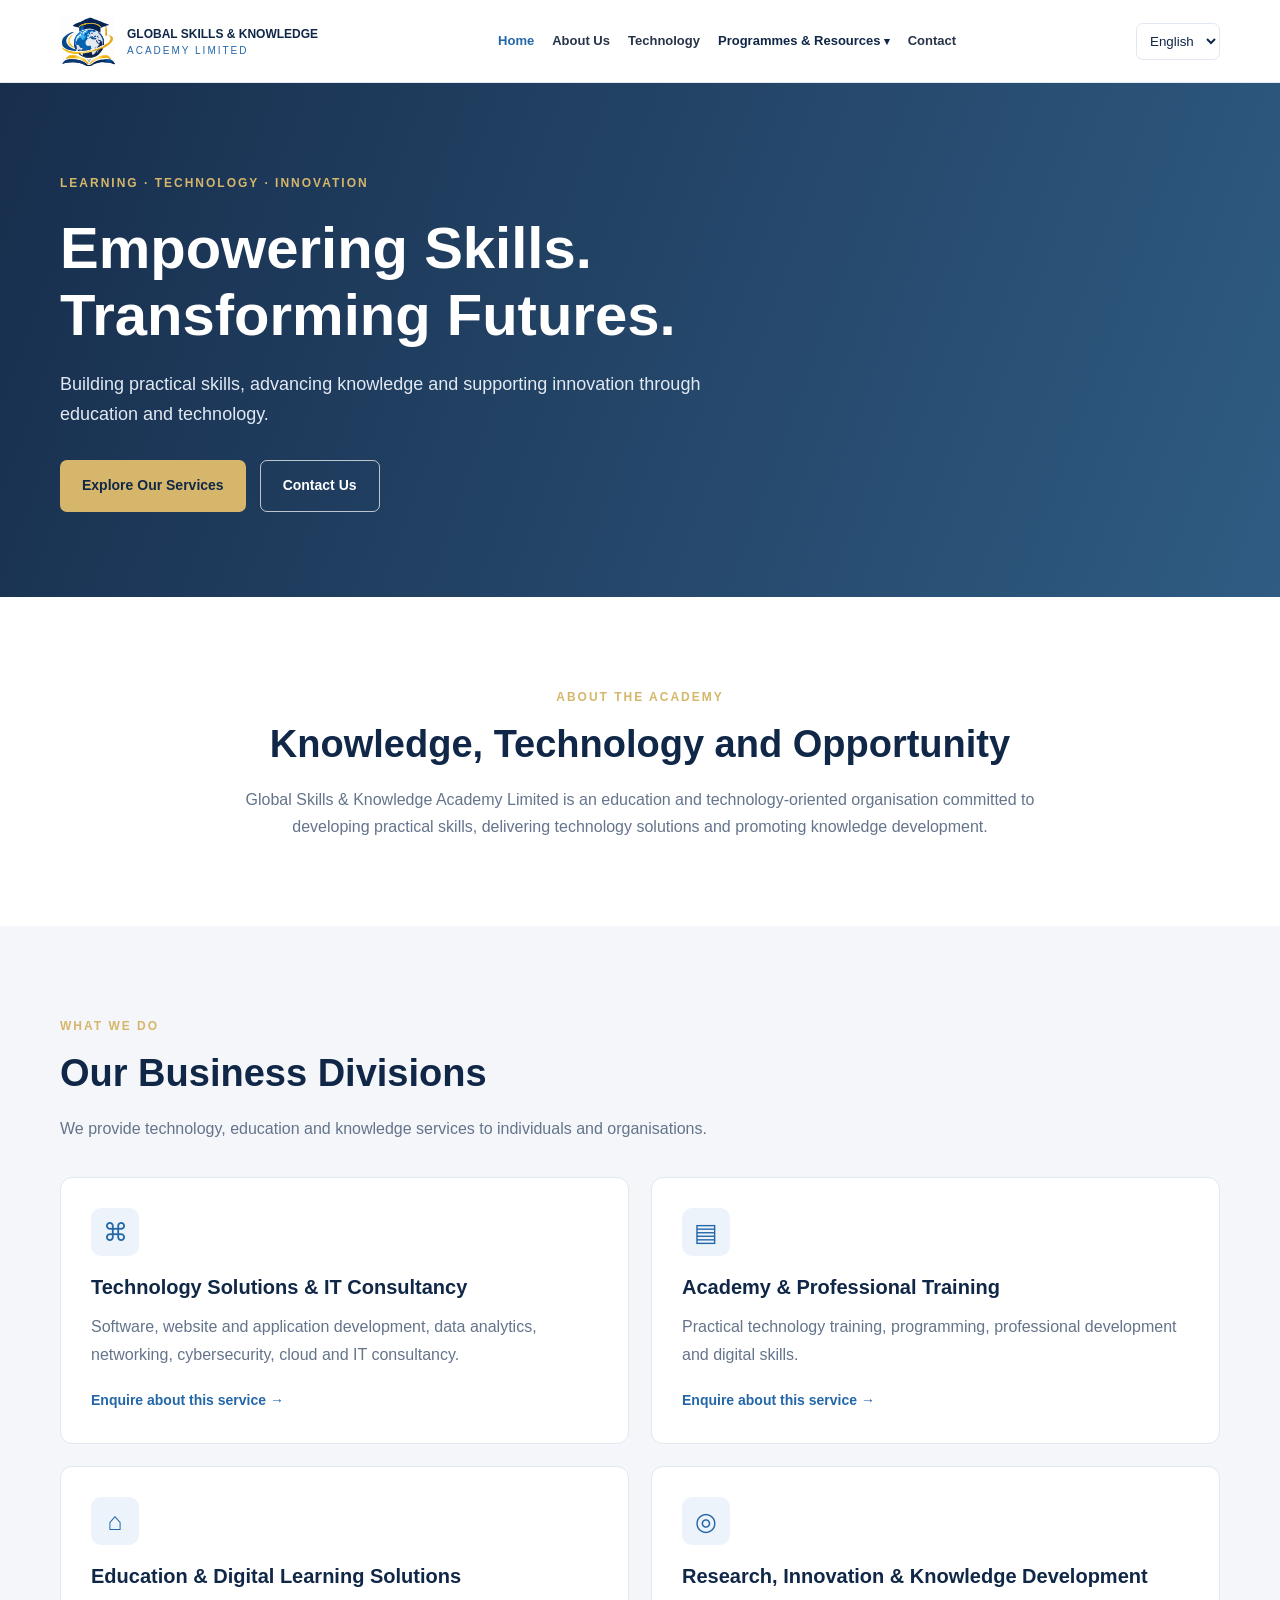
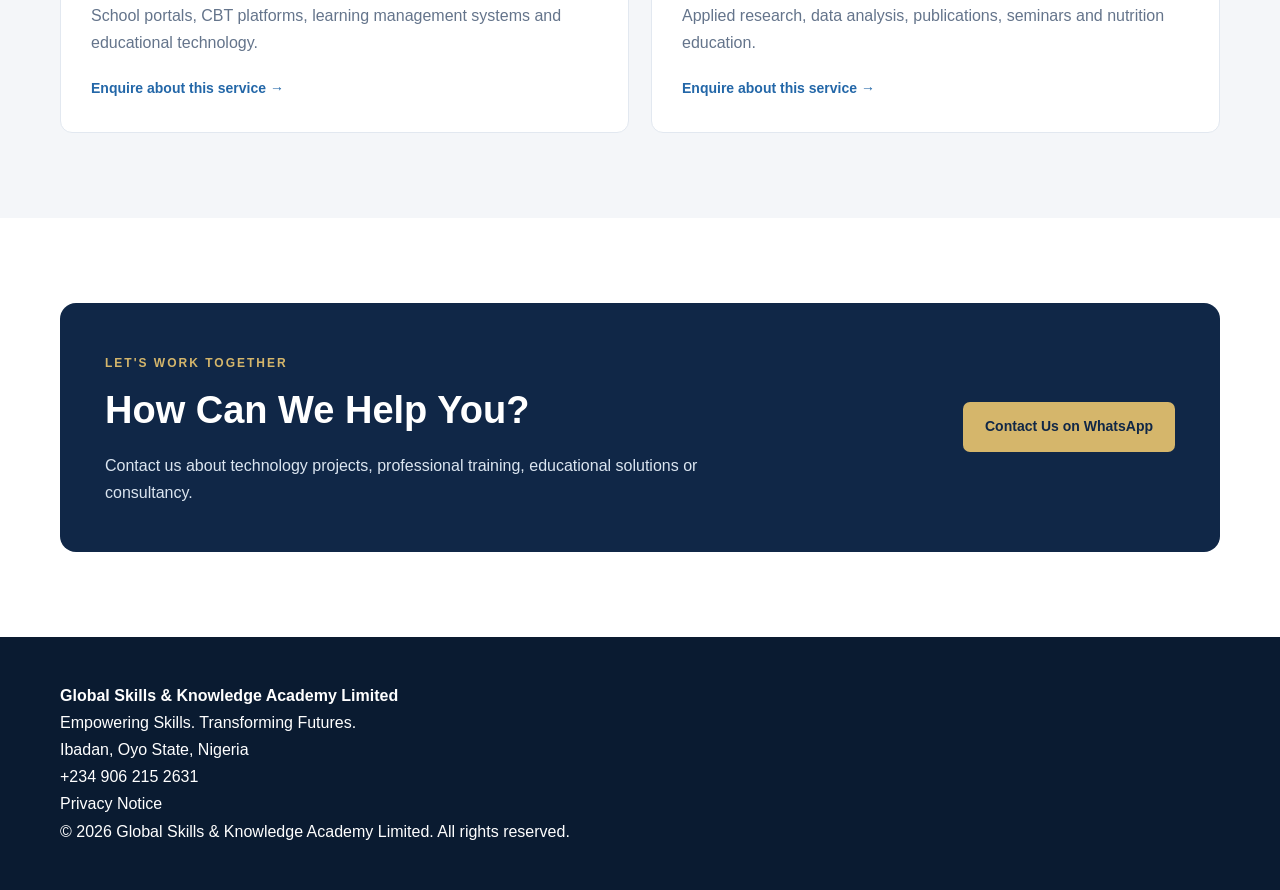
<file: index.html>
<!DOCTYPE html>
<html lang="en" dir="ltr">
<head>
    <meta charset="UTF-8">
    <meta name="viewport" content="width=device-width, initial-scale=1.0">

    <title>Global Skills & Knowledge Academy Limited</title>

    <meta name="description"
          content="Technology solutions, professional training, educational services, research and knowledge development.">

    <meta name="theme-color" content="#102747">

    <link rel="icon" href="assets/images/logo.svg"
          type="image/svg+xml">

    <link rel="stylesheet" href="assets/css/styles.css">

    <script src="assets/js/translations.js" defer></script>
    <script src="assets/js/app.js" defer></script>
</head>

<body>

<header class="site-header">
    <div class="container header-inner">

        <a href="index.html" class="brand" aria-label="Academy homepage">
            <img src="assets/images/logo.svg"
                 alt="Company logo placeholder"
                 class="brand-logo">

            <span class="brand-name">
                <strong>GLOBAL SKILLS & KNOWLEDGE</strong>
                <small>ACADEMY LIMITED</small>
            </span>
        </a>

        <nav class="main-nav" id="mainNav">
    <a href="index.html" class="active" aria-current="page" data-i18n="navHome">Home</a>
    <a href="about.html" data-i18n="navAbout">About Us</a>
    <a href="technology.html" data-i18n="navTechnology">Technology</a>

    <details class="nav-dropdown">
        <summary data-i18n="navResources">Programmes &amp; Resources</summary>
        <div class="nav-dropdown-menu">
            <a href="training.html" data-i18n="navTraining">Training</a>
            <a href="education.html" data-i18n="navEducation">Education Solutions</a>
            <a href="research.html" data-i18n="navResearch">Research &amp; Innovation</a>
            <a href="knowledge.html" data-i18n="navKnowledge">Knowledge Hub</a>
        </div>
    </details>

    <a href="contact.html" data-i18n="navContact">Contact</a>
</nav>

        <div class="header-actions">
            <label class="language-label" for="languageSelect">
                <span class="visually-hidden">Select language</span>
                <select id="languageSelect" aria-label="Select language">
                    <option value="en">English</option>
                    <option value="ar">&#x627;&#x644;&#x639;&#x631;&#x628;&#x64A;&#x629;</option>
                    <option value="yo">Yor&#xF9;b&#xE1;</option>
                </select>
            </label>

            <button class="menu-toggle" id="menuToggle"
                    aria-label="Toggle navigation"
                    aria-expanded="false">
                ☰
            </button>
        </div>

    </div>
</header>

<main>

    <section class="hero" id="home">
        <div class="container hero-content">

            <span class="eyebrow" data-i18n="heroEyebrow">
                LEARNING · TECHNOLOGY · INNOVATION
            </span>

            <h1 data-i18n="heroTitle">
                Empowering Skills. Transforming Futures.
            </h1>

            <p data-i18n="heroDescription">
                Building practical skills, advancing knowledge and
                supporting innovation through education and technology.
            </p>

            <div class="hero-actions">
                <a href="#services" class="btn btn-primary"
                   data-i18n="heroServices">
                    Explore Our Services
                </a>

                <a href="#contact" class="btn btn-outline"
                   data-i18n="heroContact">
                    Contact Us
                </a>
            </div>

        </div>
    </section>

    <section class="section" id="about">
        <div class="container narrow-content">
            <span class="section-label" data-i18n="aboutLabel">
                ABOUT THE ACADEMY
            </span>

            <h2 data-i18n="aboutTitle">
                Knowledge, Technology and Opportunity
            </h2>

            <p data-i18n="aboutDescription">
                Global Skills & Knowledge Academy Limited is an
                education and technology-oriented organisation
                committed to developing practical skills, delivering
                technology solutions and promoting knowledge development.
            </p>
        </div>
    </section>

    <section class="section section-light" id="services">
        <div class="container">

            <div class="section-heading">
                <span class="section-label" data-i18n="servicesLabel">
                    WHAT WE DO
                </span>

                <h2 data-i18n="servicesTitle">
                    Our Business Divisions
                </h2>

                <p data-i18n="servicesDescription">
                    We provide technology, education and knowledge
                    services to individuals and organisations.
                </p>
            </div>

            <div class="service-grid">

                <article class="service-card" id="technology">
                    <div class="service-icon">⌘</div>
                    <h3 data-i18n="technologyTitle">
                        Technology Solutions & IT Consultancy
                    </h3>
                    <p data-i18n="technologyDescription">
                        Software, website and application development,
                        data analytics, networking, cybersecurity,
                        cloud and IT consultancy.
                    </p>
                    <a href="#contact" data-i18n="learnMore">
                        Enquire about this service →
                    </a>
                </article>

                <article class="service-card" id="training">
                    <div class="service-icon">▤</div>
                    <h3 data-i18n="trainingTitle">
                        Academy & Professional Training
                    </h3>
                    <p data-i18n="trainingDescription">
                        Practical technology training, programming,
                        professional development and digital skills.
                    </p>
                    <a href="#contact" data-i18n="learnMore">
                        Enquire about this service →
                    </a>
                </article>

                <article class="service-card" id="education">
                    <div class="service-icon">⌂</div>
                    <h3 data-i18n="educationTitle">
                        Education & Digital Learning Solutions
                    </h3>
                    <p data-i18n="educationDescription">
                        School portals, CBT platforms, learning
                        management systems and educational technology.
                    </p>
                    <a href="#contact" data-i18n="learnMore">
                        Enquire about this service →
                    </a>
                </article>

                <article class="service-card" id="research">
                    <div class="service-icon">◎</div>
                    <h3 data-i18n="researchTitle">
                        Research, Innovation & Knowledge Development
                    </h3>
                    <p data-i18n="researchDescription">
                        Applied research, data analysis, publications,
                        seminars and nutrition education.
                    </p>
                    <a href="#contact" data-i18n="learnMore">
                        Enquire about this service →
                    </a>
                </article>

            </div>
        </div>
    </section>

    <section class="section" id="contact">
        <div class="container contact-panel">

            <div>
                <span class="section-label" data-i18n="contactLabel">
                    LET'S WORK TOGETHER
                </span>

                <h2 data-i18n="contactTitle">
                    How Can We Help You?
                </h2>

                <p data-i18n="contactDescription">
                    Contact us about technology projects, professional
                    training, educational solutions or consultancy.
                </p>
            </div>

            <a class="btn btn-primary"
               href="https://wa.me/2349062152631"
               target="_blank"
               rel="noopener noreferrer"
               data-i18n="whatsappButton">
                Contact Us on WhatsApp
            </a>

        </div>
    </section>

</main>


<!-- FOOTER -->
<footer class="site-footer">

    <div class="container footer-inner">

        <div>
            <strong>Global Skills & Knowledge Academy Limited</strong>

            <p data-i18n="footerTagline">
                Empowering Skills. Transforming Futures.
            </p>
        </div>

        <div>
            <p data-i18n="footerLocation">
                Ibadan, Oyo State, Nigeria
            </p>

            <p>+234 906 215 2631</p>
        </div>

        <div class="footer-links">
            <a href="privacy.html" data-i18n="privacyNotice">
                Privacy Notice
            </a>
        </div>

        <p>
            © <span id="currentYear"></span>
            Global Skills & Knowledge Academy Limited.
            <span data-i18n="rights">All rights reserved.</span>
        </p>

    </div>

</footer>

</body>
</html>
</file>
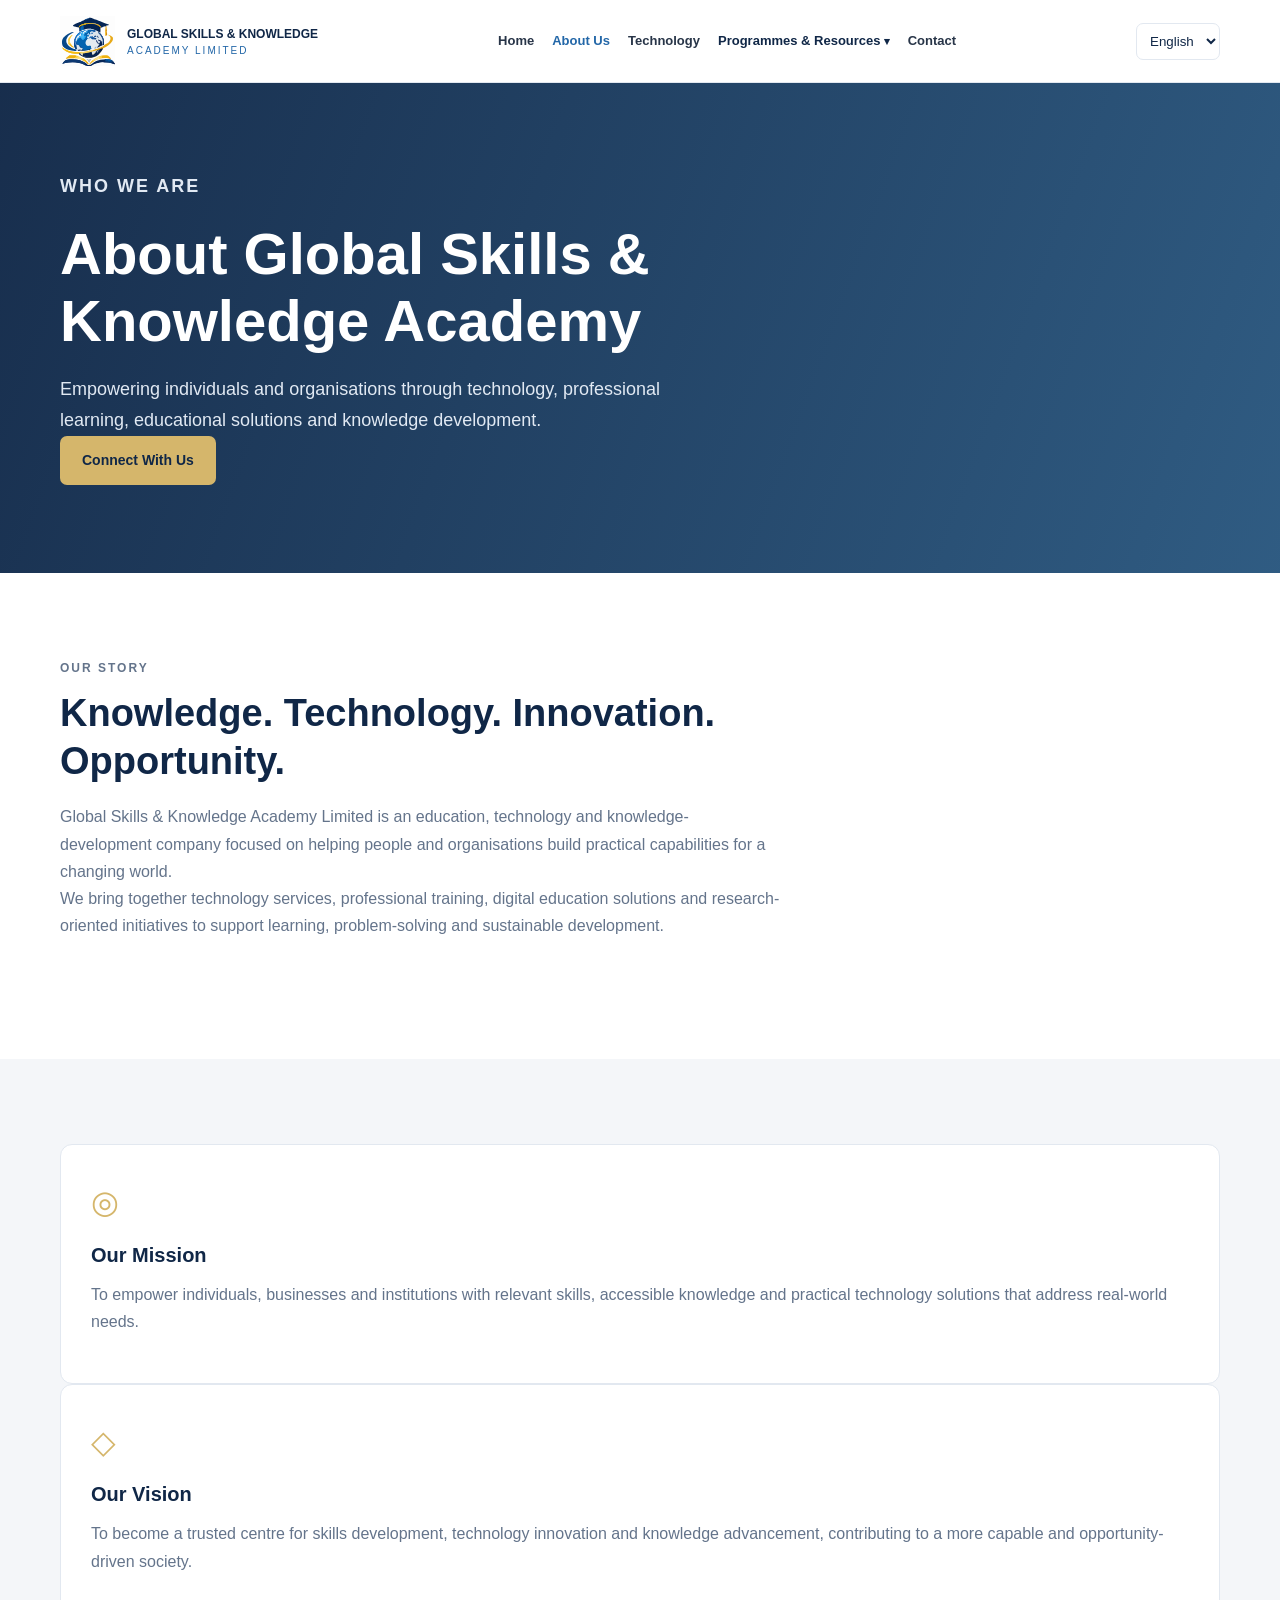
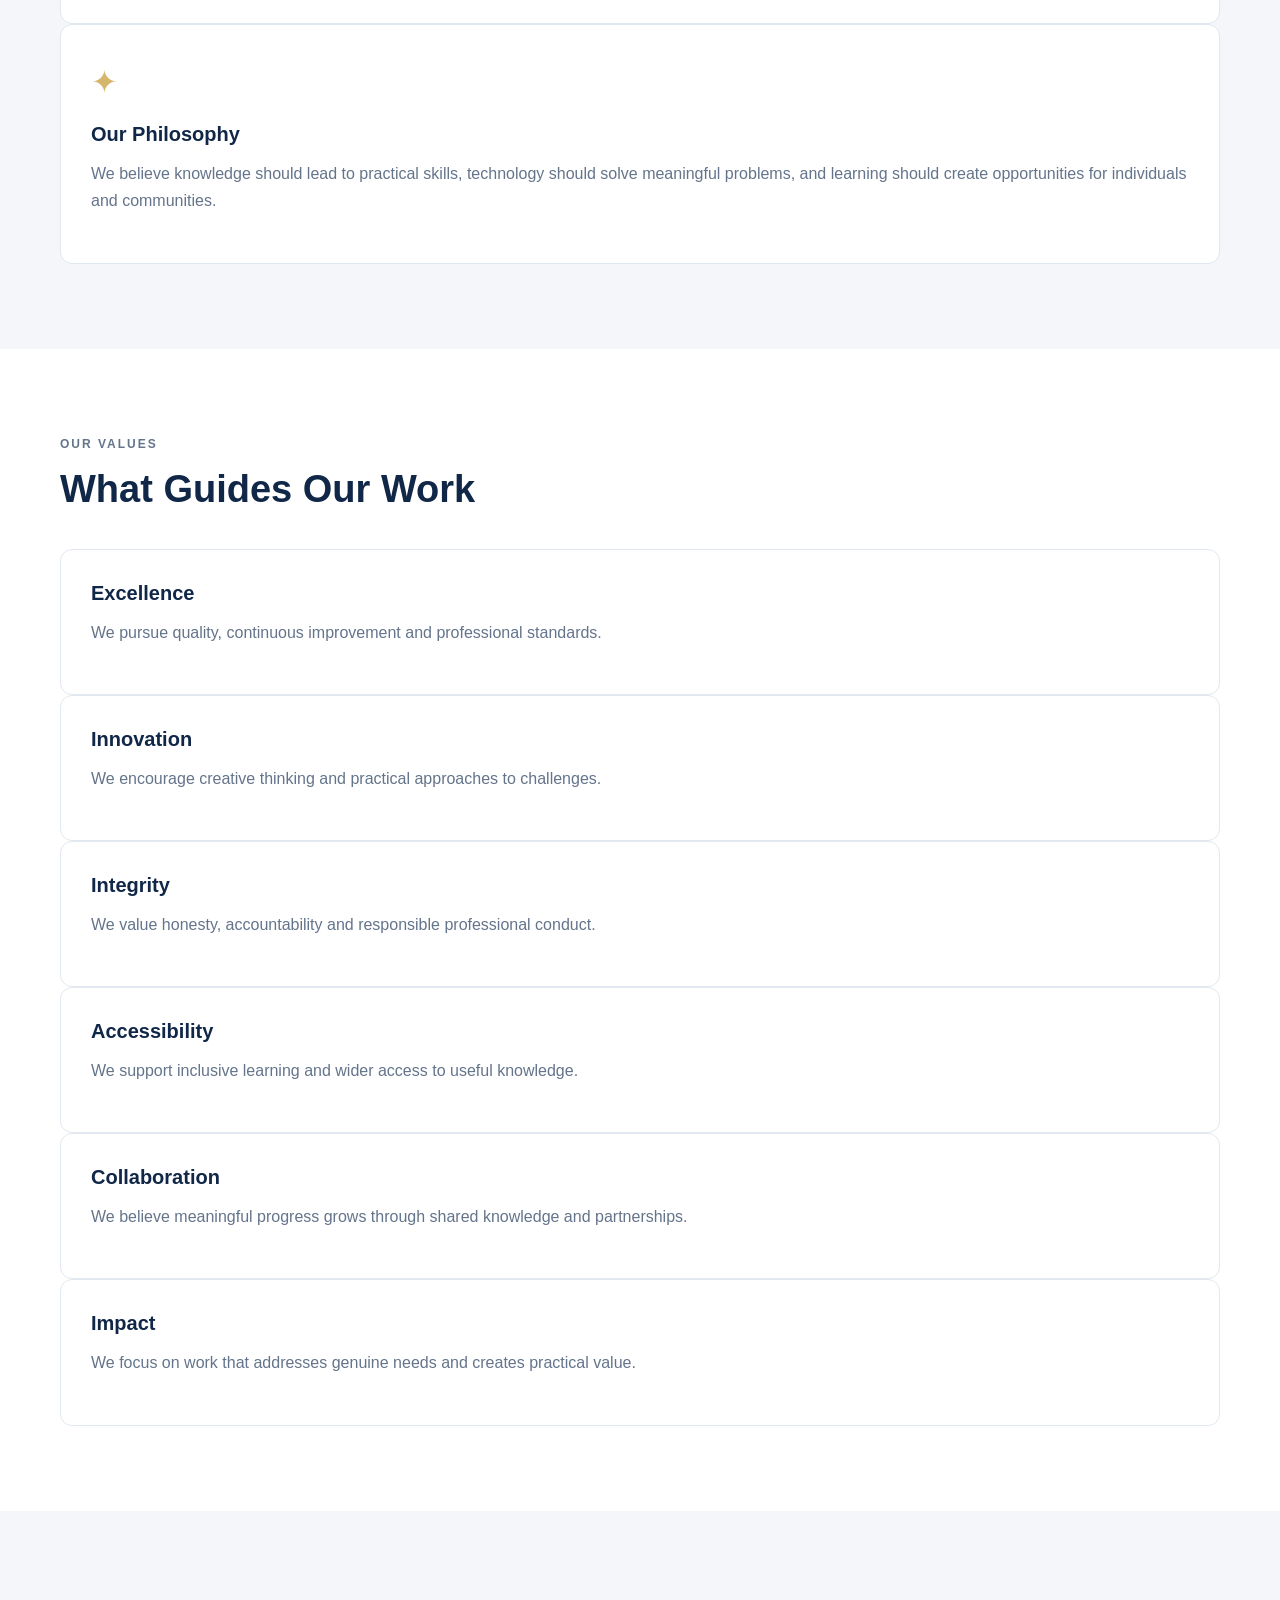
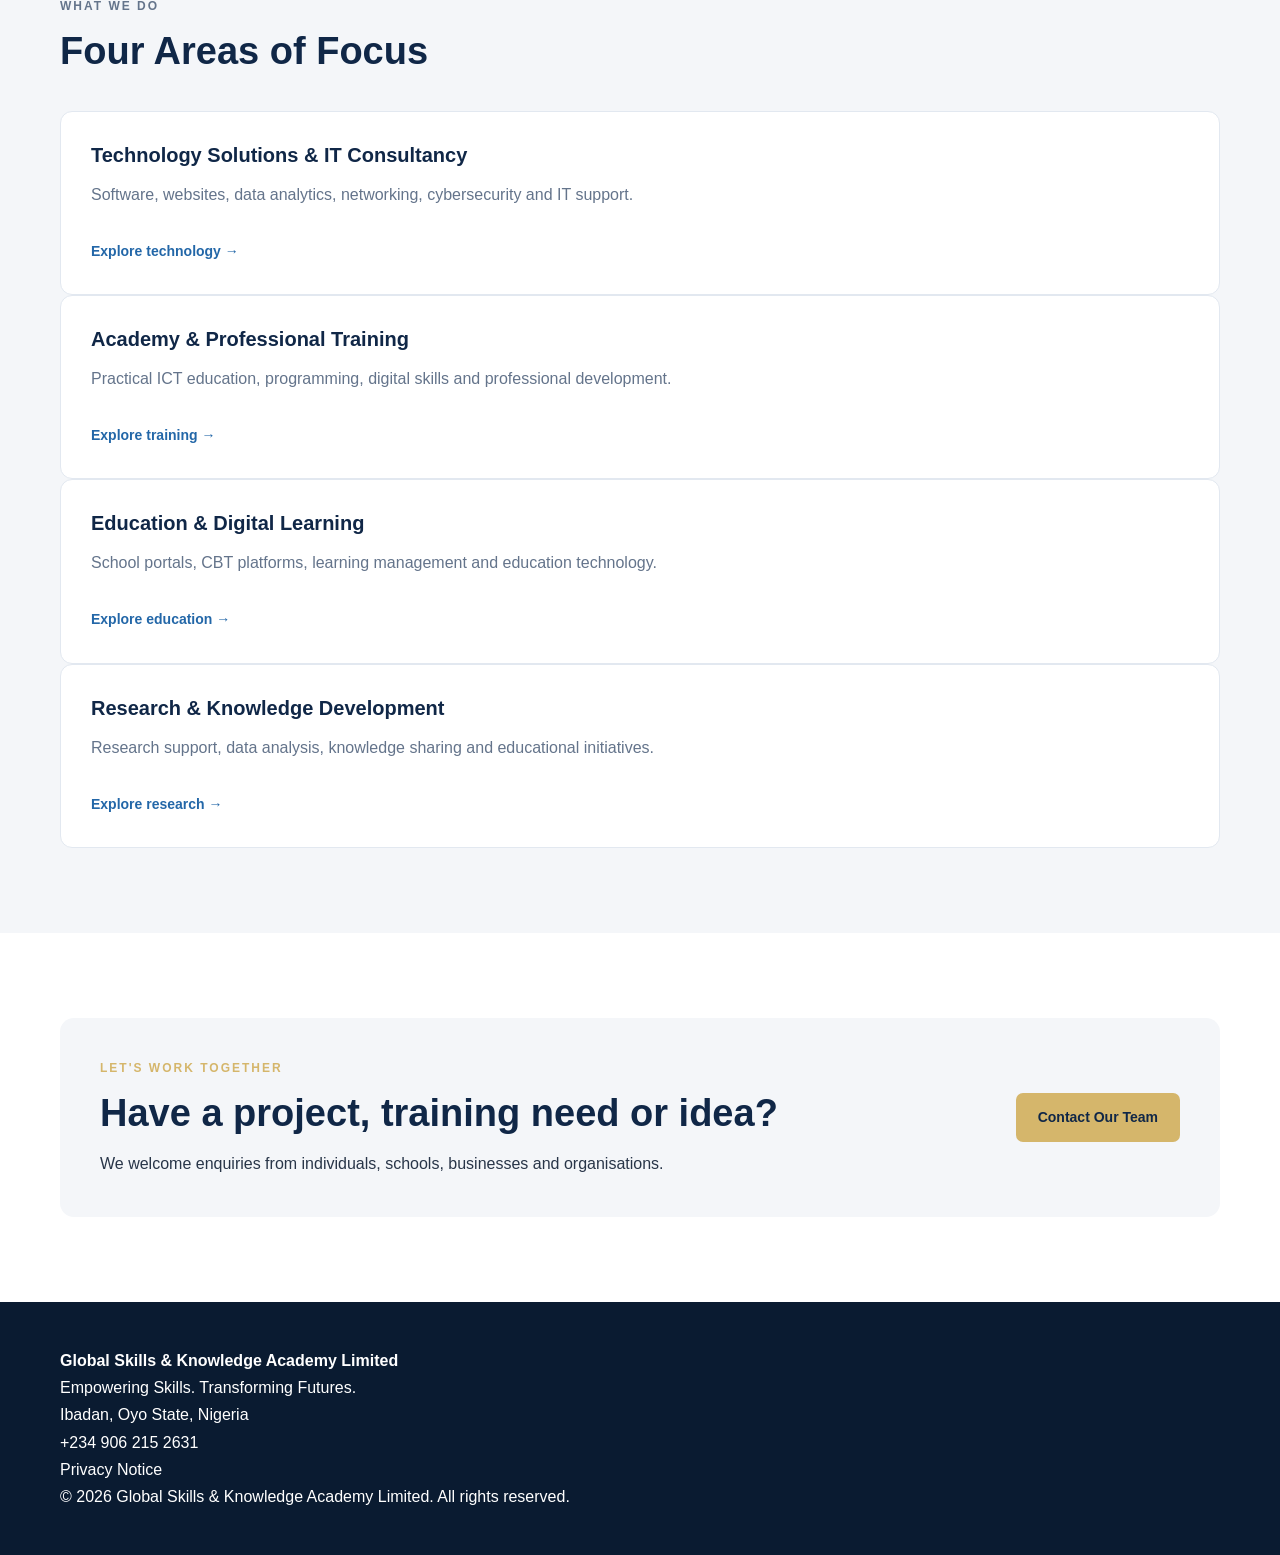
<file: about.html>
﻿
<!DOCTYPE html>
<html lang="en" dir="ltr">
<head>
    <meta charset="UTF-8">
    <meta name="viewport" content="width=device-width, initial-scale=1.0">

    <meta name="description" content="Learn about Global Skills & Knowledge Academy Limited, our mission, vision, values and commitment to skills development, technology and knowledge.">

    <meta name="theme-color" content="#102747">

    <title>About Us | Global Skills & Knowledge Academy Limited</title>

    <link rel="icon" href="assets/images/logo.svg" type="image/svg+xml">
    <link rel="stylesheet" href="assets/css/styles.css">

    <script src="assets/js/translations.js" defer></script>
    <script src="assets/js/app.js" defer></script>
</head>

<body>


<header class="site-header">
    <div class="container header-inner">

        <!-- Company Logo and Name -->
        <a href="index.html" class="brand"
           aria-label="Global Skills & Knowledge Academy home">

            <img src="assets/images/logo.svg"
                 alt="Global Skills & Knowledge Academy logo"
                 class="brand-logo">

            <span class="brand-name">
                <strong>GLOBAL SKILLS & KNOWLEDGE</strong>
                <small>ACADEMY LIMITED</small>
            </span>
        </a>

        <!-- Main Navigation -->
        <nav class="main-nav" id="mainNav">

            <a href="index.html"
               data-i18n="navHome">Home</a>

            <a href="about.html"
               class="active"
               aria-current="page"
               data-i18n="navAbout">About Us</a>

            <a href="technology.html"
               data-i18n="navTechnology">Technology</a>

            <details class="nav-dropdown">
                <summary data-i18n="navResources">
                    Programmes &amp; Resources
                </summary>

                <div class="nav-dropdown-menu">
                    <a href="training.html"
                       data-i18n="navTraining">Training</a>

                    <a href="education.html"
                       data-i18n="navEducation">Education Solutions</a>

                    <a href="research.html"
                       data-i18n="navResearch">Research &amp; Innovation</a>

                    <a href="knowledge.html"
                       data-i18n="navKnowledge">Knowledge Hub</a>
                </div>
            </details>

            <a href="contact.html"
               data-i18n="navContact">Contact</a>

        </nav>

        <!-- Language Selector and Mobile Menu Button -->
        <div class="header-actions">

            <label class="language-label" for="languageSelect">
                <span class="visually-hidden">Select language</span>

                <select id="languageSelect"
                        aria-label="Select language">

                    <option value="en">English</option>
                    <option value="ar">&#x627;&#x644;&#x639;&#x631;&#x628;&#x64A;&#x629;</option>
                    <option value="yo">Yor&#xF9;b&#xE1;</option>

                </select>
            </label>

            <button class="menu-toggle"
                    id="menuToggle"
                    aria-label="Toggle navigation"
                    aria-expanded="false"
                    aria-controls="mainNav">

                <span></span>
                <span></span>
                <span></span>

            </button>

        </div>

    </div>
</header>

<main>

    <!-- ABOUT PAGE HERO -->
    <section class="hero">
        <div class="container hero-content">

            <p class="eyebrow"
               data-i18n="aboutPageEyebrow">
                WHO WE ARE
            </p>

            <h1 data-i18n="aboutPageTitle">
                About Global Skills & Knowledge Academy
            </h1>

            <p data-i18n="aboutPageIntro">
                Empowering individuals and organisations through technology,
                professional learning, educational solutions and knowledge development.
            </p>

            <a href="contact.html"
               class="btn btn-primary"
               data-i18n="aboutPageButton">
                Connect With Us
            </a>

        </div>
    </section>


    <!-- OUR STORY -->
    <section class="section">
        <div class="container">

            <div class="section-heading">

                <p class="eyebrow"
                   data-i18n="aboutStoryEyebrow">
                    OUR STORY
                </p>

                <h2 data-i18n="aboutStoryTitle">
                    Knowledge. Technology. Innovation. Opportunity.
                </h2>

                <p data-i18n="aboutStoryText1">
                    Global Skills & Knowledge Academy Limited is an education,
                    technology and knowledge-development company focused on
                    helping people and organisations build practical capabilities
                    for a changing world.
                </p>

                <p data-i18n="aboutStoryText2">
                    We bring together technology services, professional training,
                    digital education solutions and research-oriented initiatives
                    to support learning, problem-solving and sustainable development.
                </p>

            </div>
        </div>
    </section>


    <!-- MISSION, VISION AND PHILOSOPHY -->
    <section class="section section-light">
        <div class="container card-grid">

            <article class="service-card">

                <span class="card-icon" aria-hidden="true">◎</span>

                <h3 data-i18n="aboutMissionTitle">
                    Our Mission
                </h3>

                <p data-i18n="aboutMissionText">
                    To empower individuals, businesses and institutions with
                    relevant skills, accessible knowledge and practical technology
                    solutions that address real-world needs.
                </p>

            </article>


            <article class="service-card">

                <span class="card-icon" aria-hidden="true">◇</span>

                <h3 data-i18n="aboutVisionTitle">
                    Our Vision
                </h3>

                <p data-i18n="aboutVisionText">
                    To become a trusted centre for skills development,
                    technology innovation and knowledge advancement,
                    contributing to a more capable and opportunity-driven society.
                </p>

            </article>


            <article class="service-card">

                <span class="card-icon" aria-hidden="true">✦</span>

                <h3 data-i18n="aboutPhilosophyTitle">
                    Our Philosophy
                </h3>

                <p data-i18n="aboutPhilosophyText">
                    We believe knowledge should lead to practical skills,
                    technology should solve meaningful problems, and learning
                    should create opportunities for individuals and communities.
                </p>

            </article>

        </div>
    </section>


    <!-- OUR VALUES -->
    <section class="section">
        <div class="container">

            <div class="section-heading">

                <p class="eyebrow"
                   data-i18n="aboutValuesEyebrow">
                    OUR VALUES
                </p>

                <h2 data-i18n="aboutValuesTitle">
                    What Guides Our Work
                </h2>

            </div>


            <div class="card-grid">

                <article class="service-card">
                    <h3 data-i18n="valueExcellenceTitle">Excellence</h3>
                    <p data-i18n="valueExcellenceText">
                        We pursue quality, continuous improvement and professional standards.
                    </p>
                </article>


                <article class="service-card">
                    <h3 data-i18n="valueInnovationTitle">Innovation</h3>
                    <p data-i18n="valueInnovationText">
                        We encourage creative thinking and practical approaches to challenges.
                    </p>
                </article>


                <article class="service-card">
                    <h3 data-i18n="valueIntegrityTitle">Integrity</h3>
                    <p data-i18n="valueIntegrityText">
                        We value honesty, accountability and responsible professional conduct.
                    </p>
                </article>


                <article class="service-card">
                    <h3 data-i18n="valueAccessibilityTitle">Accessibility</h3>
                    <p data-i18n="valueAccessibilityText">
                        We support inclusive learning and wider access to useful knowledge.
                    </p>
                </article>


                <article class="service-card">
                    <h3 data-i18n="valueCollaborationTitle">Collaboration</h3>
                    <p data-i18n="valueCollaborationText">
                        We believe meaningful progress grows through shared knowledge and partnerships.
                    </p>
                </article>


                <article class="service-card">
                    <h3 data-i18n="valueImpactTitle">Impact</h3>
                    <p data-i18n="valueImpactText">
                        We focus on work that addresses genuine needs and creates practical value.
                    </p>
                </article>

            </div>
        </div>
    </section>


    <!-- OUR BUSINESS DIVISIONS -->
    <section class="section section-light">
        <div class="container">

            <div class="section-heading">

                <p class="eyebrow"
                   data-i18n="aboutFocusEyebrow">
                    WHAT WE DO
                </p>

                <h2 data-i18n="aboutFocusTitle">
                    Four Areas of Focus
                </h2>

            </div>


            <div class="card-grid">

                <article class="service-card">

                    <h3 data-i18n="aboutTechnologyTitle">
                        Technology Solutions & IT Consultancy
                    </h3>

                    <p data-i18n="aboutTechnologyText">
                        Software, websites, data analytics, networking,
                        cybersecurity and IT support.
                    </p>

                    <a href="technology.html"
                       class="text-link"
                       data-i18n="aboutTechnologyLink">
                        Explore technology →
                    </a>

                </article>


                <article class="service-card">

                    <h3 data-i18n="aboutTrainingTitle">
                        Academy & Professional Training
                    </h3>

                    <p data-i18n="aboutTrainingText">
                        Practical ICT education, programming, digital skills
                        and professional development.
                    </p>

                    <a href="training.html"
                       class="text-link"
                       data-i18n="aboutTrainingLink">
                        Explore training →
                    </a>

                </article>


                <article class="service-card">

                    <h3 data-i18n="aboutEducationTitle">
                        Education & Digital Learning
                    </h3>

                    <p data-i18n="aboutEducationText">
                        School portals, CBT platforms, learning management
                        and education technology.
                    </p>

                    <a href="education.html"
                       class="text-link"
                       data-i18n="aboutEducationLink">
                        Explore education →
                    </a>

                </article>


                <article class="service-card">

                    <h3 data-i18n="aboutResearchTitle">
                        Research & Knowledge Development
                    </h3>

                    <p data-i18n="aboutResearchText">
                        Research support, data analysis, knowledge sharing
                        and educational initiatives.
                    </p>

                    <a href="research.html"
                       class="text-link"
                       data-i18n="aboutResearchLink">
                        Explore research →
                    </a>

                </article>

            </div>
        </div>
    </section>


    <!-- CONTACT CALL TO ACTION -->
    <section class="section">
        <div class="container contact-banner">

            <div>

                <p class="eyebrow"
                   data-i18n="aboutCtaEyebrow">
                    LET'S WORK TOGETHER
                </p>

                <h2 data-i18n="aboutCtaTitle">
                    Have a project, training need or idea?
                </h2>

                <p data-i18n="aboutCtaText">
                    We welcome enquiries from individuals, schools,
                    businesses and organisations.
                </p>

            </div>

            <a href="contact.html"
               class="btn btn-primary"
               data-i18n="aboutCtaButton">
                Contact Our Team
            </a>

        </div>
    </section>

</main>



<!-- FOOTER -->
<footer class="site-footer">

    <div class="container footer-inner">

        <div>
            <strong>Global Skills & Knowledge Academy Limited</strong>

            <p data-i18n="footerTagline">
                Empowering Skills. Transforming Futures.
            </p>
        </div>

        <div>
            <p data-i18n="footerLocation">
                Ibadan, Oyo State, Nigeria
            </p>

            <p>+234 906 215 2631</p>
        </div>

        <div class="footer-links">
            <a href="privacy.html" data-i18n="privacyNotice">
                Privacy Notice
            </a>
        </div>

        <p>
            © <span id="currentYear"></span>
            Global Skills & Knowledge Academy Limited.
            <span data-i18n="rights">All rights reserved.</span>
        </p>

    </div>

</footer>

</body>
</html>
</file>
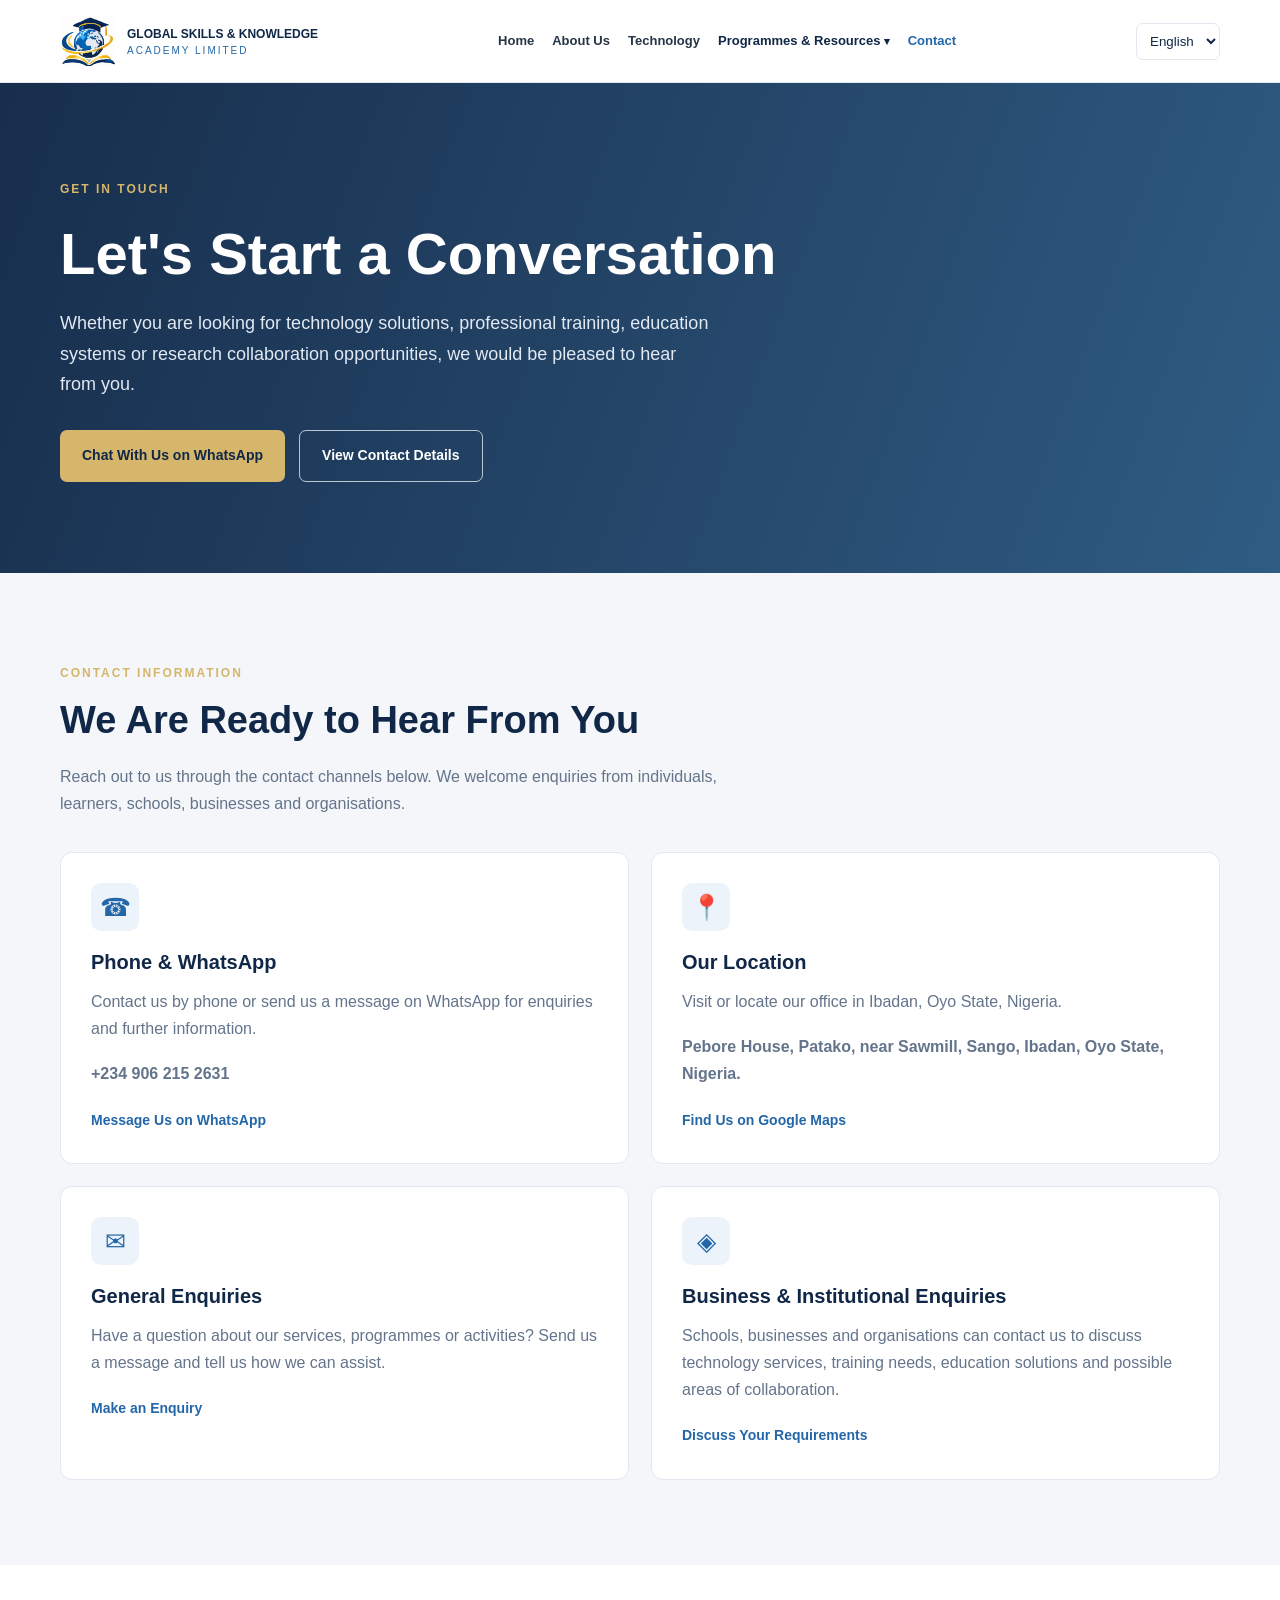
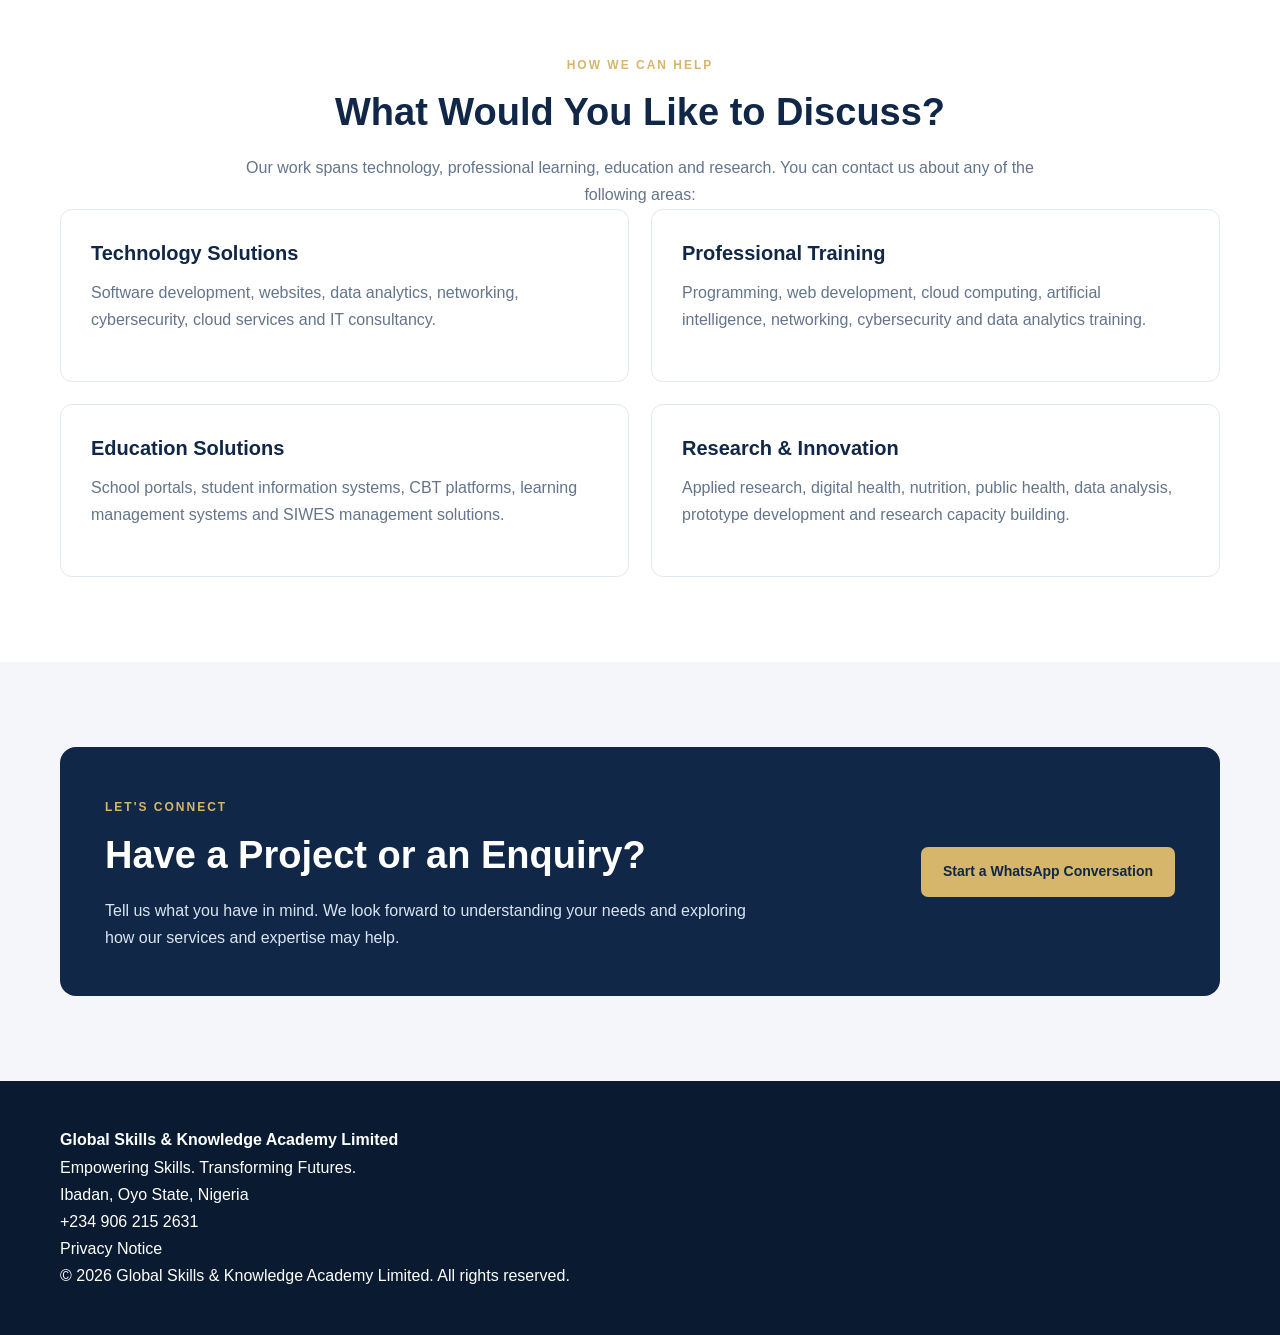
<file: contact.html>
<!DOCTYPE html>
<html lang="en" dir="ltr">
<head>
    <meta charset="UTF-8">
    <meta name="viewport" content="width=device-width, initial-scale=1.0">

    <title>Contact Us | Global Skills & Knowledge Academy Limited</title>

    <meta name="description" content="Contact Global Skills & Knowledge Academy Limited in Ibadan, Nigeria, for technology solutions, professional training, education systems and research enquiries.">

    <meta name="theme-color" content="#102747">

    <link rel="icon" href="assets/images/logo.svg" type="image/svg+xml">
    <link rel="stylesheet" href="assets/css/styles.css">

    <script src="assets/js/translations.js" defer></script>
    <script src="assets/js/app.js" defer></script>
</head>

<body>

<header class="site-header">
    <div class="container header-inner">

        <a href="index.html" class="brand"
           aria-label="Global Skills & Knowledge Academy home">

            <img src="assets/images/logo.svg"
                 alt="Global Skills & Knowledge Academy logo"
                 class="brand-logo">

            <span class="brand-name">
                <strong>GLOBAL SKILLS & KNOWLEDGE</strong>
                <small>ACADEMY LIMITED</small>
            </span>
        </a>

        <button class="menu-toggle"
                id="menuToggle"
                aria-label="Toggle navigation"
                aria-expanded="false"
                aria-controls="mainNav">
            ☰
        </button>

        <nav class="main-nav" id="mainNav">
    <a href="index.html" data-i18n="navHome">Home</a>
    <a href="about.html" data-i18n="navAbout">About Us</a>
    <a href="technology.html" data-i18n="navTechnology">Technology</a>

    <details class="nav-dropdown">
        <summary data-i18n="navResources">Programmes &amp; Resources</summary>
        <div class="nav-dropdown-menu">
            <a href="training.html" data-i18n="navTraining">Training</a>
            <a href="education.html" data-i18n="navEducation">Education Solutions</a>
            <a href="research.html" data-i18n="navResearch">Research &amp; Innovation</a>
            <a href="knowledge.html" data-i18n="navKnowledge">Knowledge Hub</a>
        </div>
    </details>

    <a href="contact.html" class="active" aria-current="page" data-i18n="navContact">Contact</a>
</nav>

        <div class="header-actions">
            <label class="language-label" for="languageSelect">
                <span class="visually-hidden">Select language</span>

                <select id="languageSelect" aria-label="Select language">
                    <option value="en">English</option>
                    <option value="ar">&#x627;&#x644;&#x639;&#x631;&#x628;&#x64A;&#x629;</option>
                    <option value="yo">Yor&#xF9;b&#xE1;</option>
                </select>
            </label>
        </div>

    </div>
</header>


<main>

    <!-- Contact page hero -->
    <section class="hero">
        <div class="container hero-content">

            <span class="eyebrow" data-i18n="contactPageEyebrow">
                GET IN TOUCH
            </span>

            <h1 data-i18n="contactPageTitle">
                Let's Start a Conversation
            </h1>

            <p data-i18n="contactPageIntro">
                Whether you are looking for technology solutions,
                professional training, education systems or research
                collaboration opportunities, we would be pleased to
                hear from you.
            </p>

            <div class="hero-actions">
                <a class="btn btn-primary"
                   href="https://wa.me/2349062152631?text=Hello%20Global%20Skills%20%26%20Knowledge%20Academy.%20I%20would%20like%20to%20make%20an%20enquiry."
                   target="_blank"
                   rel="noopener noreferrer"
                   data-i18n="contactWhatsAppButton">
                    Chat With Us on WhatsApp
                </a>

                <a class="btn btn-outline"
                   href="#contactDetails"
                   data-i18n="contactDetailsButton">
                    View Contact Details
                </a>
            </div>

        </div>
    </section>


    <!-- Contact information -->
    <section class="section section-light" id="contactDetails">

        <div class="container">

            <div class="section-heading">
                <span class="section-label"
                      data-i18n="contactDetailsEyebrow">
                    CONTACT INFORMATION
                </span>

                <h2 data-i18n="contactDetailsTitle">
                    We Are Ready to Hear From You
                </h2>

                <p data-i18n="contactDetailsIntro">
                    Reach out to us through the contact channels below.
                    We welcome enquiries from individuals, learners,
                    schools, businesses and organisations.
                </p>
            </div>


            <div class="service-grid">

                <!-- Phone and WhatsApp -->
                <article class="service-card">

                    <div class="service-icon" aria-hidden="true">
                        ☎
                    </div>

                    <h3 data-i18n="contactPhoneTitle">
                        Phone & WhatsApp
                    </h3>

                    <p data-i18n="contactPhoneText">
                        Contact us by phone or send us a message on
                        WhatsApp for enquiries and further information.
                    </p>

                    <p>
                        <strong>+234 906 215 2631</strong>
                    </p>

                    <a href="https://wa.me/2349062152631"
                       target="_blank"
                       rel="noopener noreferrer"
                       data-i18n="contactWhatsAppLink">
                        Message Us on WhatsApp
                    </a>

                </article>


                <!-- Office address -->
                <article class="service-card">

                    <div class="service-icon" aria-hidden="true">
                        📍
                    </div>

                    <h3 data-i18n="contactAddressTitle">
                        Our Location
                    </h3>

                    <p data-i18n="contactAddressText">
                        Visit or locate our office in Ibadan, Oyo State,
                        Nigeria.
                    </p>

                    <p>
                        <strong>
                            Pebore House, Patako, near Sawmill,
                            Sango, Ibadan, Oyo State, Nigeria.
                        </strong>
                    </p>

                    <a href="https://www.google.com/maps/search/?api=1&query=Pebore+House%2C+Patako%2C+Sango%2C+Ibadan%2C+Oyo+State%2C+Nigeria"
                       target="_blank"
                       rel="noopener noreferrer"
                       data-i18n="contactMapLink">
                        Find Us on Google Maps
                    </a>

                </article>


                <!-- General enquiries -->
                <article class="service-card">

                    <div class="service-icon" aria-hidden="true">
                        ✉
                    </div>

                    <h3 data-i18n="contactEnquiryTitle">
                        General Enquiries
                    </h3>

                    <p data-i18n="contactEnquiryText">
                        Have a question about our services, programmes
                        or activities? Send us a message and tell us
                        how we can assist.
                    </p>

                    <a href="https://wa.me/2349062152631?text=Hello%20Global%20Skills%20%26%20Knowledge%20Academy.%20I%20have%20a%20general%20enquiry."
                       target="_blank"
                       rel="noopener noreferrer"
                       data-i18n="contactEnquiryLink">
                        Make an Enquiry
                    </a>

                </article>


                <!-- Business and institutional enquiries -->
                <article class="service-card">

                    <div class="service-icon" aria-hidden="true">
                        ◈
                    </div>

                    <h3 data-i18n="contactPartnershipTitle">
                        Business & Institutional Enquiries
                    </h3>

                    <p data-i18n="contactPartnershipText">
                        Schools, businesses and organisations can
                        contact us to discuss technology services,
                        training needs, education solutions and
                        possible areas of collaboration.
                    </p>

                    <a href="https://wa.me/2349062152631?text=Hello%20Global%20Skills%20%26%20Knowledge%20Academy.%20I%20would%20like%20to%20discuss%20a%20business%20or%20institutional%20enquiry."
                       target="_blank"
                       rel="noopener noreferrer"
                       data-i18n="contactPartnershipLink">
                        Discuss Your Requirements
                    </a>

                </article>

            </div>

        </div>

    </section>


    <!-- Areas of enquiry -->
    <section class="section">

        <div class="container narrow-content">

            <span class="section-label"
                  data-i18n="contactAreasEyebrow">
                HOW WE CAN HELP
            </span>

            <h2 data-i18n="contactAreasTitle">
                What Would You Like to Discuss?
            </h2>

            <p data-i18n="contactAreasIntro">
                Our work spans technology, professional learning,
                education and research. You can contact us about
                any of the following areas:
            </p>

        </div>


        <div class="container">

            <div class="service-grid">

                <article class="service-card">
                    <h3 data-i18n="contactAreaTechnologyTitle">
                        Technology Solutions
                    </h3>

                    <p data-i18n="contactAreaTechnologyText">
                        Software development, websites, data analytics,
                        networking, cybersecurity, cloud services
                        and IT consultancy.
                    </p>
                </article>


                <article class="service-card">
                    <h3 data-i18n="contactAreaTrainingTitle">
                        Professional Training
                    </h3>

                    <p data-i18n="contactAreaTrainingText">
                        Programming, web development, cloud computing,
                        artificial intelligence, networking,
                        cybersecurity and data analytics training.
                    </p>
                </article>


                <article class="service-card">
                    <h3 data-i18n="contactAreaEducationTitle">
                        Education Solutions
                    </h3>

                    <p data-i18n="contactAreaEducationText">
                        School portals, student information systems,
                        CBT platforms, learning management systems
                        and SIWES management solutions.
                    </p>
                </article>


                <article class="service-card">
                    <h3 data-i18n="contactAreaResearchTitle">
                        Research & Innovation
                    </h3>

                    <p data-i18n="contactAreaResearchText">
                        Applied research, digital health, nutrition,
                        public health, data analysis, prototype
                        development and research capacity building.
                    </p>
                </article>

            </div>

        </div>

    </section>


    <!-- WhatsApp call to action -->
    <section class="section section-light">

        <div class="container">

            <div class="contact-panel">

                <div>
                    <span class="section-label"
                          data-i18n="contactCtaEyebrow">
                        LET'S CONNECT
                    </span>

                    <h2 data-i18n="contactCtaTitle">
                        Have a Project or an Enquiry?
                    </h2>

                    <p data-i18n="contactCtaText">
                        Tell us what you have in mind. We look forward
                        to understanding your needs and exploring
                        how our services and expertise may help.
                    </p>
                </div>

                <a class="btn btn-primary"
                   href="https://wa.me/2349062152631?text=Hello%20Global%20Skills%20%26%20Knowledge%20Academy.%20I%20would%20like%20to%20discuss%20a%20project%20or%20make%20an%20enquiry."
                   target="_blank"
                   rel="noopener noreferrer"
                   data-i18n="contactCtaButton">
                    Start a WhatsApp Conversation
                </a>

            </div>

        </div>

    </section>

</main>



<!-- FOOTER -->
<footer class="site-footer">

    <div class="container footer-inner">

        <div>
            <strong>Global Skills & Knowledge Academy Limited</strong>

            <p data-i18n="footerTagline">
                Empowering Skills. Transforming Futures.
            </p>
        </div>

        <div>
            <p data-i18n="footerLocation">
                Ibadan, Oyo State, Nigeria
            </p>

            <p>+234 906 215 2631</p>
        </div>

        <div class="footer-links">
            <a href="privacy.html" data-i18n="privacyNotice">
                Privacy Notice
            </a>
        </div>

        <p>
            © <span id="currentYear"></span>
            Global Skills & Knowledge Academy Limited.
            <span data-i18n="rights">All rights reserved.</span>
        </p>

    </div>

</footer>

</body>
</html>
</file>
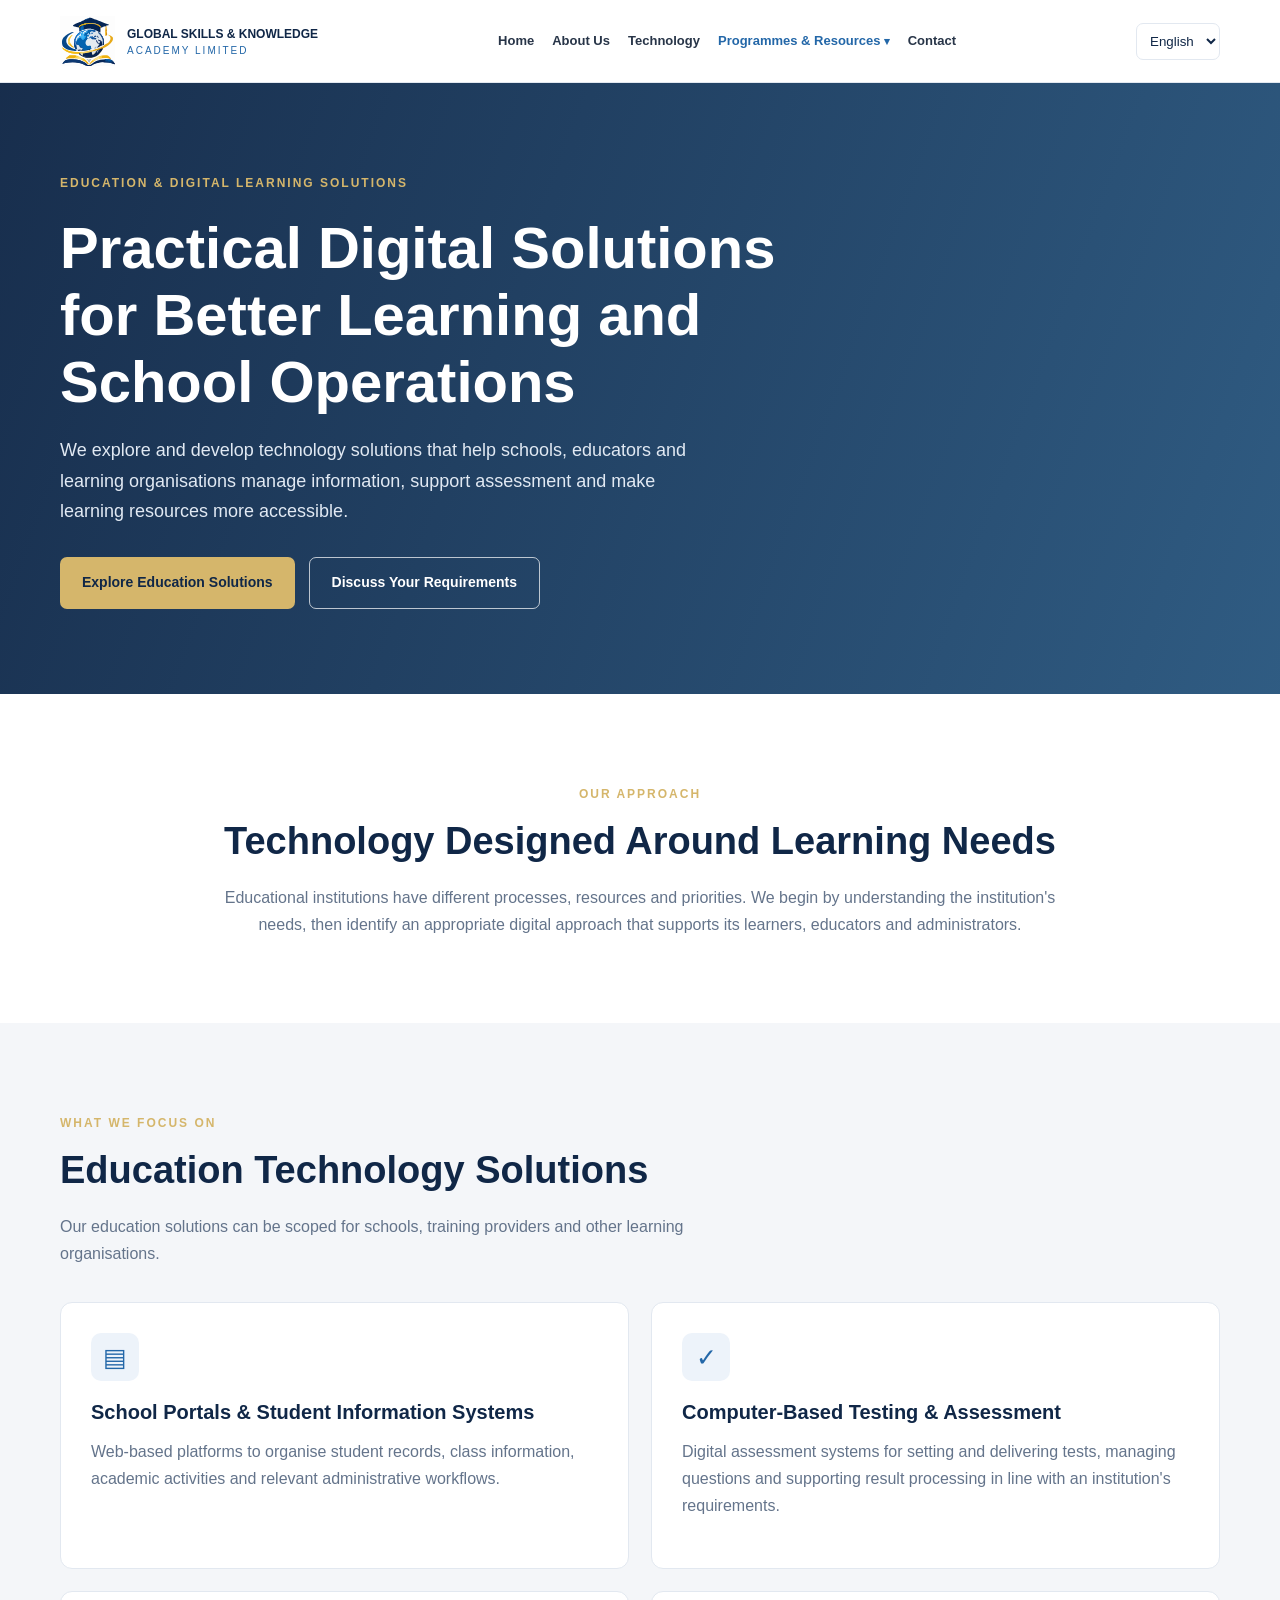
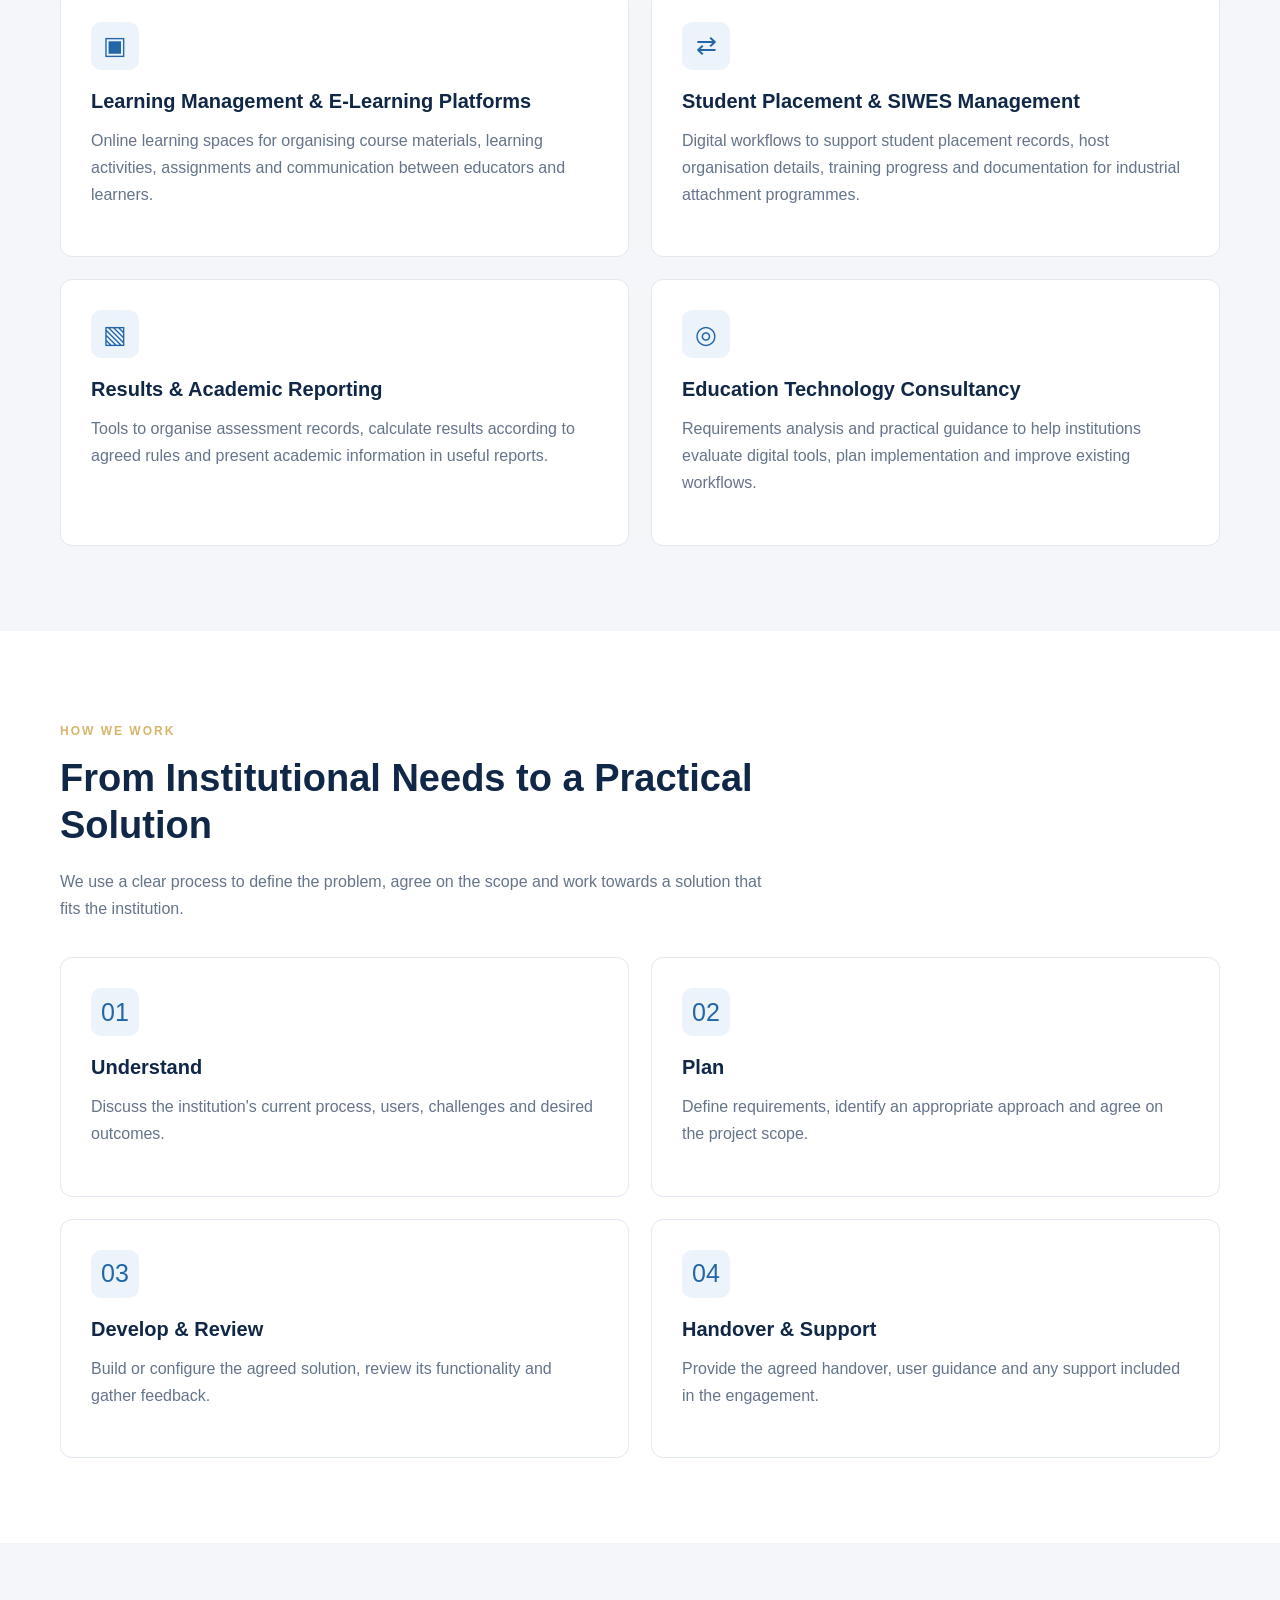
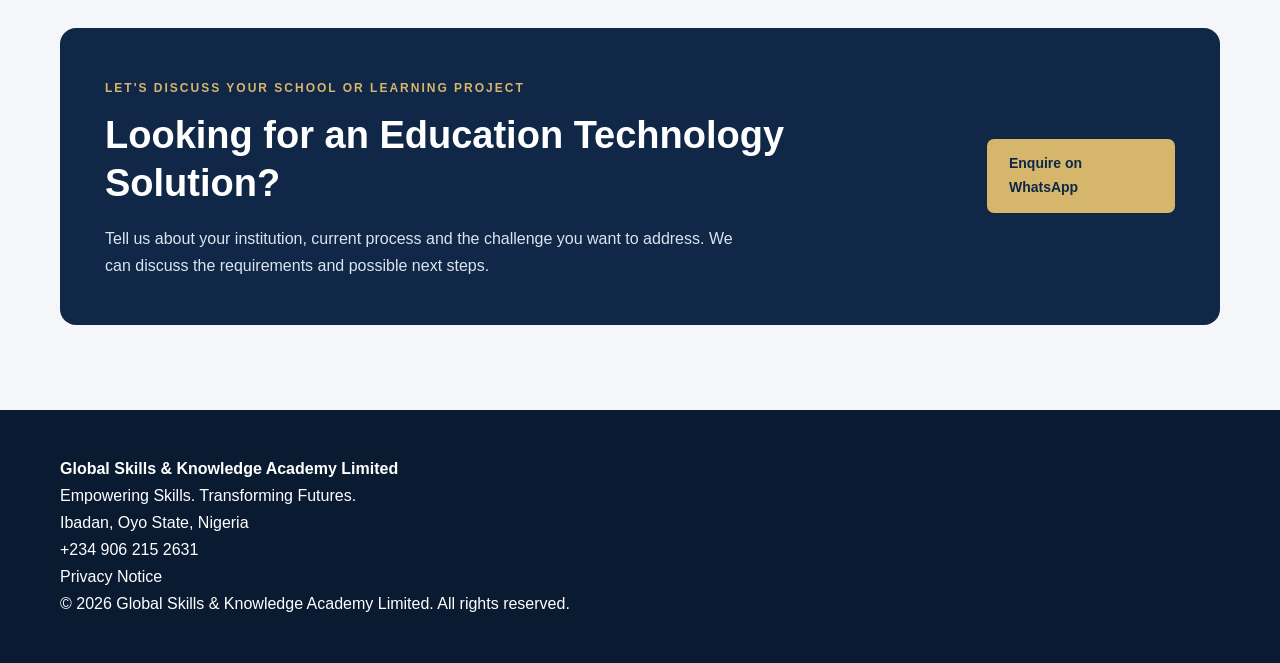
<file: education.html>
<!DOCTYPE html>
<html lang="en" dir="ltr">
<head>
    <meta charset="UTF-8">
    <meta name="viewport" content="width=device-width, initial-scale=1.0">
    <title>Education Solutions | Global Skills & Knowledge Academy Limited</title>
    <meta name="description" content="Explore education technology and digital learning solutions, including school portals, student information systems, computer-based testing, learning platforms and student placement systems.">
    <meta name="theme-color" content="#102747">
    <link rel="icon" href="assets/images/logo.svg" type="image/svg+xml">
    <link rel="stylesheet" href="assets/css/styles.css">
    <script src="assets/js/translations.js" defer></script>
    <script src="assets/js/app.js" defer></script>
</head>
<body>

<header class="site-header">
    <div class="container header-inner">
        <a href="index.html" class="brand" aria-label="Global Skills & Knowledge Academy home">
            <img src="assets/images/logo.svg" alt="Global Skills & Knowledge Academy logo" class="brand-logo">
            <span class="brand-name">
                <strong>GLOBAL SKILLS & KNOWLEDGE</strong>
                <small>ACADEMY LIMITED</small>
            </span>
        </a>

        <button class="menu-toggle" id="menuToggle" aria-label="Toggle navigation"
                aria-expanded="false" aria-controls="mainNav">☰</button>

        <nav class="main-nav" id="mainNav">
    <a href="index.html" data-i18n="navHome">Home</a>
    <a href="about.html" data-i18n="navAbout">About Us</a>
    <a href="technology.html" data-i18n="navTechnology">Technology</a>

    <details class="nav-dropdown">
        <summary class="active" data-i18n="navResources">Programmes &amp; Resources</summary>
        <div class="nav-dropdown-menu">
            <a href="training.html" data-i18n="navTraining">Training</a>
            <a href="education.html" class="active" aria-current="page" data-i18n="navEducation">Education Solutions</a>
            <a href="research.html" data-i18n="navResearch">Research &amp; Innovation</a>
            <a href="knowledge.html" data-i18n="navKnowledge">Knowledge Hub</a>
        </div>
    </details>

    <a href="contact.html" data-i18n="navContact">Contact</a>
</nav>

        <div class="header-actions">
            <label class="language-label" for="languageSelect">
                <span class="visually-hidden">Select language</span>
                <select id="languageSelect" aria-label="Select language">
                    <option value="en">English</option>
                    <option value="ar">&#x627;&#x644;&#x639;&#x631;&#x628;&#x64A;&#x629;</option>
                    <option value="yo">Yor&#xF9;b&#xE1;</option>
                </select>
            </label>
        </div>
    </div>
</header>

<main>
    <section class="hero">
        <div class="container hero-content">
            <span class="eyebrow" data-i18n="educationPageEyebrow">EDUCATION & DIGITAL LEARNING SOLUTIONS</span>
            <h1 data-i18n="educationPageTitle">Practical Digital Solutions for Better Learning and School Operations</h1>
            <p data-i18n="educationPageIntro">We explore and develop technology solutions that help schools, educators and learning organisations manage information, support assessment and make learning resources more accessible.</p>
            <div class="hero-actions">
                <a href="#educationServices" class="btn btn-primary" data-i18n="educationExploreButton">Explore Education Solutions</a>
                <a href="#educationEnquiry" class="btn btn-outline" data-i18n="educationEnquireButton">Discuss Your Requirements</a>
            </div>
        </div>
    </section>

    <section class="section">
        <div class="container narrow-content">
            <span class="section-label" data-i18n="educationApproachEyebrow">OUR APPROACH</span>
            <h2 data-i18n="educationApproachTitle">Technology Designed Around Learning Needs</h2>
            <p data-i18n="educationApproachText">Educational institutions have different processes, resources and priorities. We begin by understanding the institution's needs, then identify an appropriate digital approach that supports its learners, educators and administrators.</p>
        </div>
    </section>

    <section class="section section-light" id="educationServices">
        <div class="container">
            <div class="section-heading">
                <span class="section-label" data-i18n="educationServicesEyebrow">WHAT WE FOCUS ON</span>
                <h2 data-i18n="educationServicesTitle">Education Technology Solutions</h2>
                <p data-i18n="educationServicesIntro">Our education solutions can be scoped for schools, training providers and other learning organisations.</p>
            </div>

            <div class="service-grid">
                <article class="service-card">
                    <div class="service-icon" aria-hidden="true">▤</div>
                    <h3 data-i18n="educationSchoolTitle">School Portals & Student Information Systems</h3>
                    <p data-i18n="educationSchoolText">Web-based platforms to organise student records, class information, academic activities and relevant administrative workflows.</p>
                </article>

                <article class="service-card">
                    <div class="service-icon" aria-hidden="true">✓</div>
                    <h3 data-i18n="educationCBTTitle">Computer-Based Testing & Assessment</h3>
                    <p data-i18n="educationCBTText">Digital assessment systems for setting and delivering tests, managing questions and supporting result processing in line with an institution's requirements.</p>
                </article>

                <article class="service-card">
                    <div class="service-icon" aria-hidden="true">▣</div>
                    <h3 data-i18n="educationLMSTitle">Learning Management & E-Learning Platforms</h3>
                    <p data-i18n="educationLMSText">Online learning spaces for organising course materials, learning activities, assignments and communication between educators and learners.</p>
                </article>

                <article class="service-card">
                    <div class="service-icon" aria-hidden="true">⇄</div>
                    <h3 data-i18n="educationPlacementTitle">Student Placement & SIWES Management</h3>
                    <p data-i18n="educationPlacementText">Digital workflows to support student placement records, host organisation details, training progress and documentation for industrial attachment programmes.</p>
                </article>

                <article class="service-card">
                    <div class="service-icon" aria-hidden="true">▧</div>
                    <h3 data-i18n="educationResultsTitle">Results & Academic Reporting</h3>
                    <p data-i18n="educationResultsText">Tools to organise assessment records, calculate results according to agreed rules and present academic information in useful reports.</p>
                </article>

                <article class="service-card">
                    <div class="service-icon" aria-hidden="true">◎</div>
                    <h3 data-i18n="educationConsultTitle">Education Technology Consultancy</h3>
                    <p data-i18n="educationConsultText">Requirements analysis and practical guidance to help institutions evaluate digital tools, plan implementation and improve existing workflows.</p>
                </article>
            </div>
        </div>
    </section>

    <section class="section">
        <div class="container">
            <div class="section-heading">
                <span class="section-label" data-i18n="educationProcessEyebrow">HOW WE WORK</span>
                <h2 data-i18n="educationProcessTitle">From Institutional Needs to a Practical Solution</h2>
                <p data-i18n="educationProcessIntro">We use a clear process to define the problem, agree on the scope and work towards a solution that fits the institution.</p>
            </div>

            <div class="service-grid">
                <article class="service-card">
                    <div class="service-icon" aria-hidden="true">01</div>
                    <h3 data-i18n="educationStepOneTitle">Understand</h3>
                    <p data-i18n="educationStepOneText">Discuss the institution's current process, users, challenges and desired outcomes.</p>
                </article>
                <article class="service-card">
                    <div class="service-icon" aria-hidden="true">02</div>
                    <h3 data-i18n="educationStepTwoTitle">Plan</h3>
                    <p data-i18n="educationStepTwoText">Define requirements, identify an appropriate approach and agree on the project scope.</p>
                </article>
                <article class="service-card">
                    <div class="service-icon" aria-hidden="true">03</div>
                    <h3 data-i18n="educationStepThreeTitle">Develop & Review</h3>
                    <p data-i18n="educationStepThreeText">Build or configure the agreed solution, review its functionality and gather feedback.</p>
                </article>
                <article class="service-card">
                    <div class="service-icon" aria-hidden="true">04</div>
                    <h3 data-i18n="educationStepFourTitle">Handover & Support</h3>
                    <p data-i18n="educationStepFourText">Provide the agreed handover, user guidance and any support included in the engagement.</p>
                </article>
            </div>
        </div>
    </section>

    <section class="section section-light" id="educationEnquiry">
        <div class="container contact-panel">
            <div>
                <span class="section-label" data-i18n="educationCtaEyebrow">LET'S DISCUSS YOUR SCHOOL OR LEARNING PROJECT</span>
                <h2 data-i18n="educationCtaTitle">Looking for an Education Technology Solution?</h2>
                <p data-i18n="educationCtaText">Tell us about your institution, current process and the challenge you want to address. We can discuss the requirements and possible next steps.</p>
            </div>
            <a class="btn btn-primary" href="https://wa.me/2349062152631?text=Hello%20Global%20Skills%20%26%20Knowledge%20Academy%2C%20I%20would%20like%20to%20discuss%20an%20education%20technology%20solution."
               target="_blank" rel="noopener noreferrer" data-i18n="educationCtaButton">Enquire on WhatsApp</a>
        </div>
    </section>
</main>


<!-- FOOTER -->
<footer class="site-footer">

    <div class="container footer-inner">

        <div>
            <strong>Global Skills & Knowledge Academy Limited</strong>

            <p data-i18n="footerTagline">
                Empowering Skills. Transforming Futures.
            </p>
        </div>

        <div>
            <p data-i18n="footerLocation">
                Ibadan, Oyo State, Nigeria
            </p>

            <p>+234 906 215 2631</p>
        </div>

        <div class="footer-links">
            <a href="privacy.html" data-i18n="privacyNotice">
                Privacy Notice
            </a>
        </div>

        <p>
            © <span id="currentYear"></span>
            Global Skills & Knowledge Academy Limited.
            <span data-i18n="rights">All rights reserved.</span>
        </p>

    </div>

</footer>

</body>
</html>
</file>
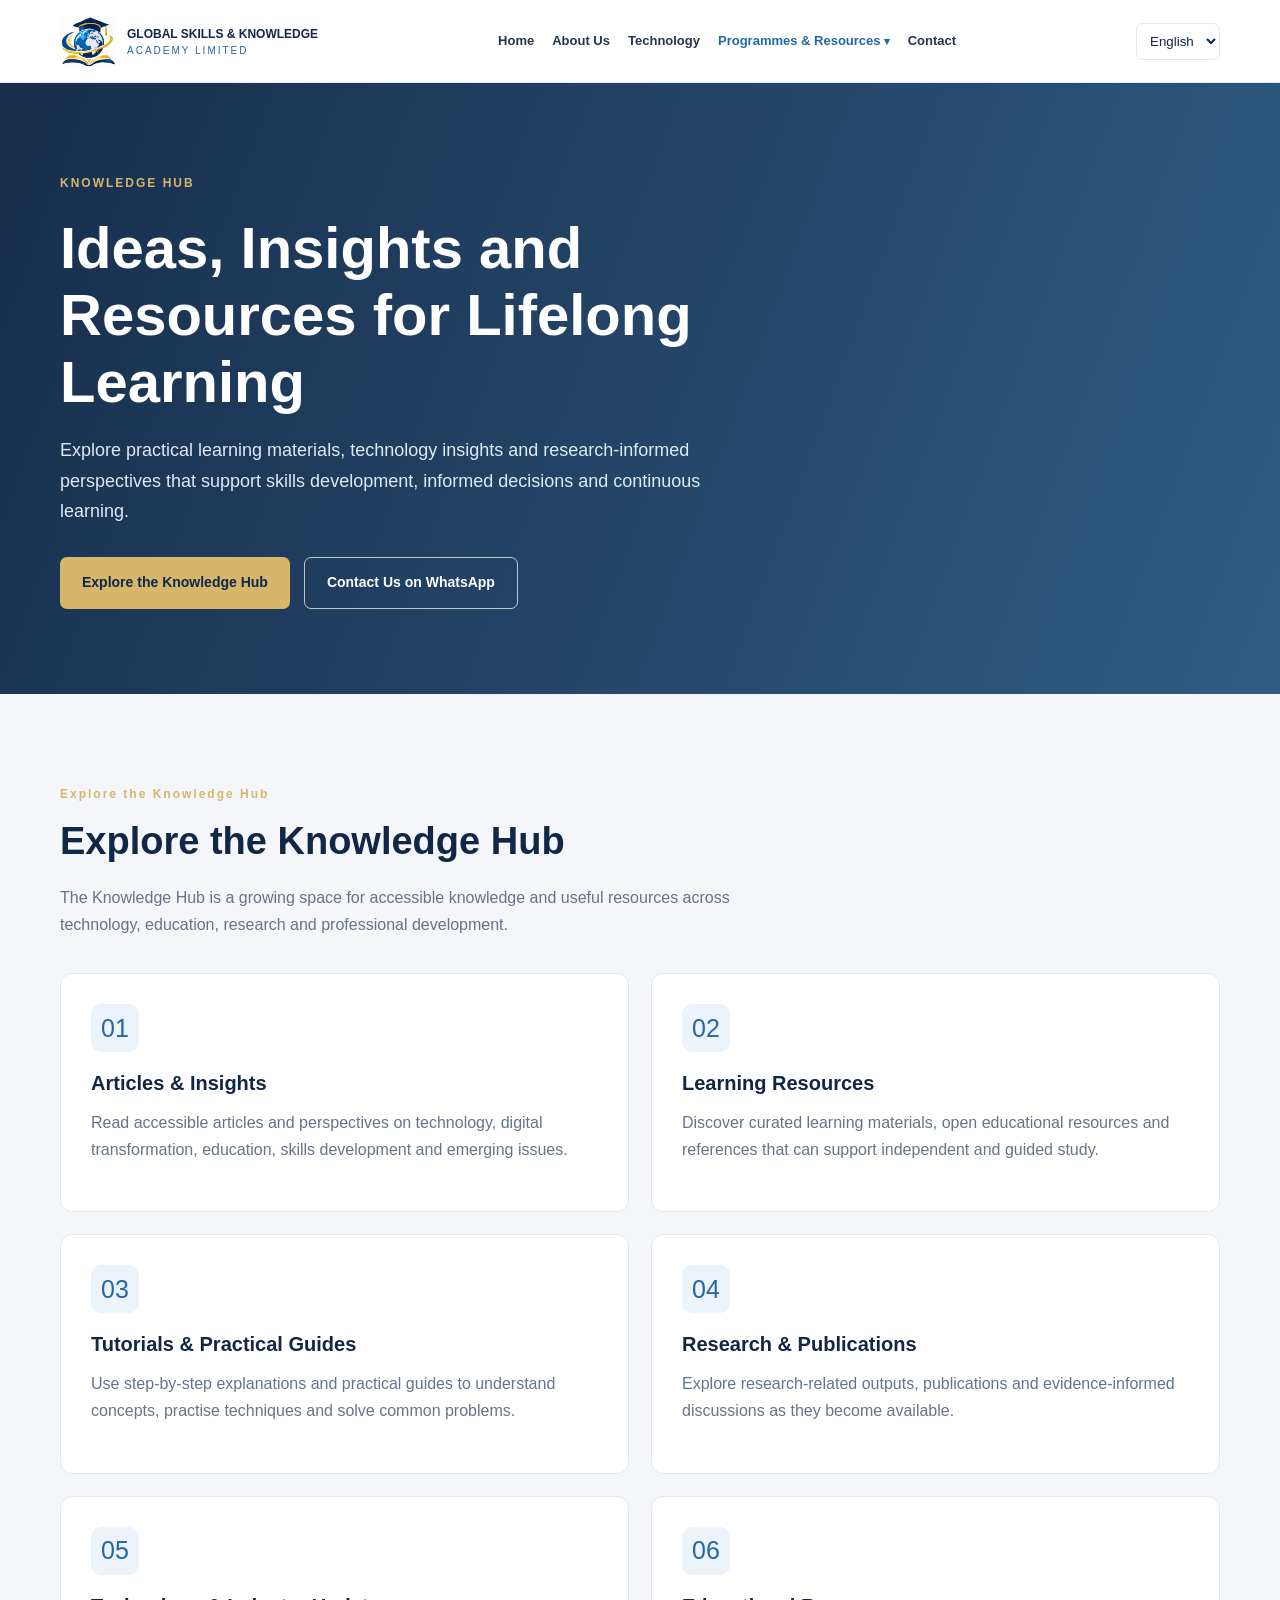
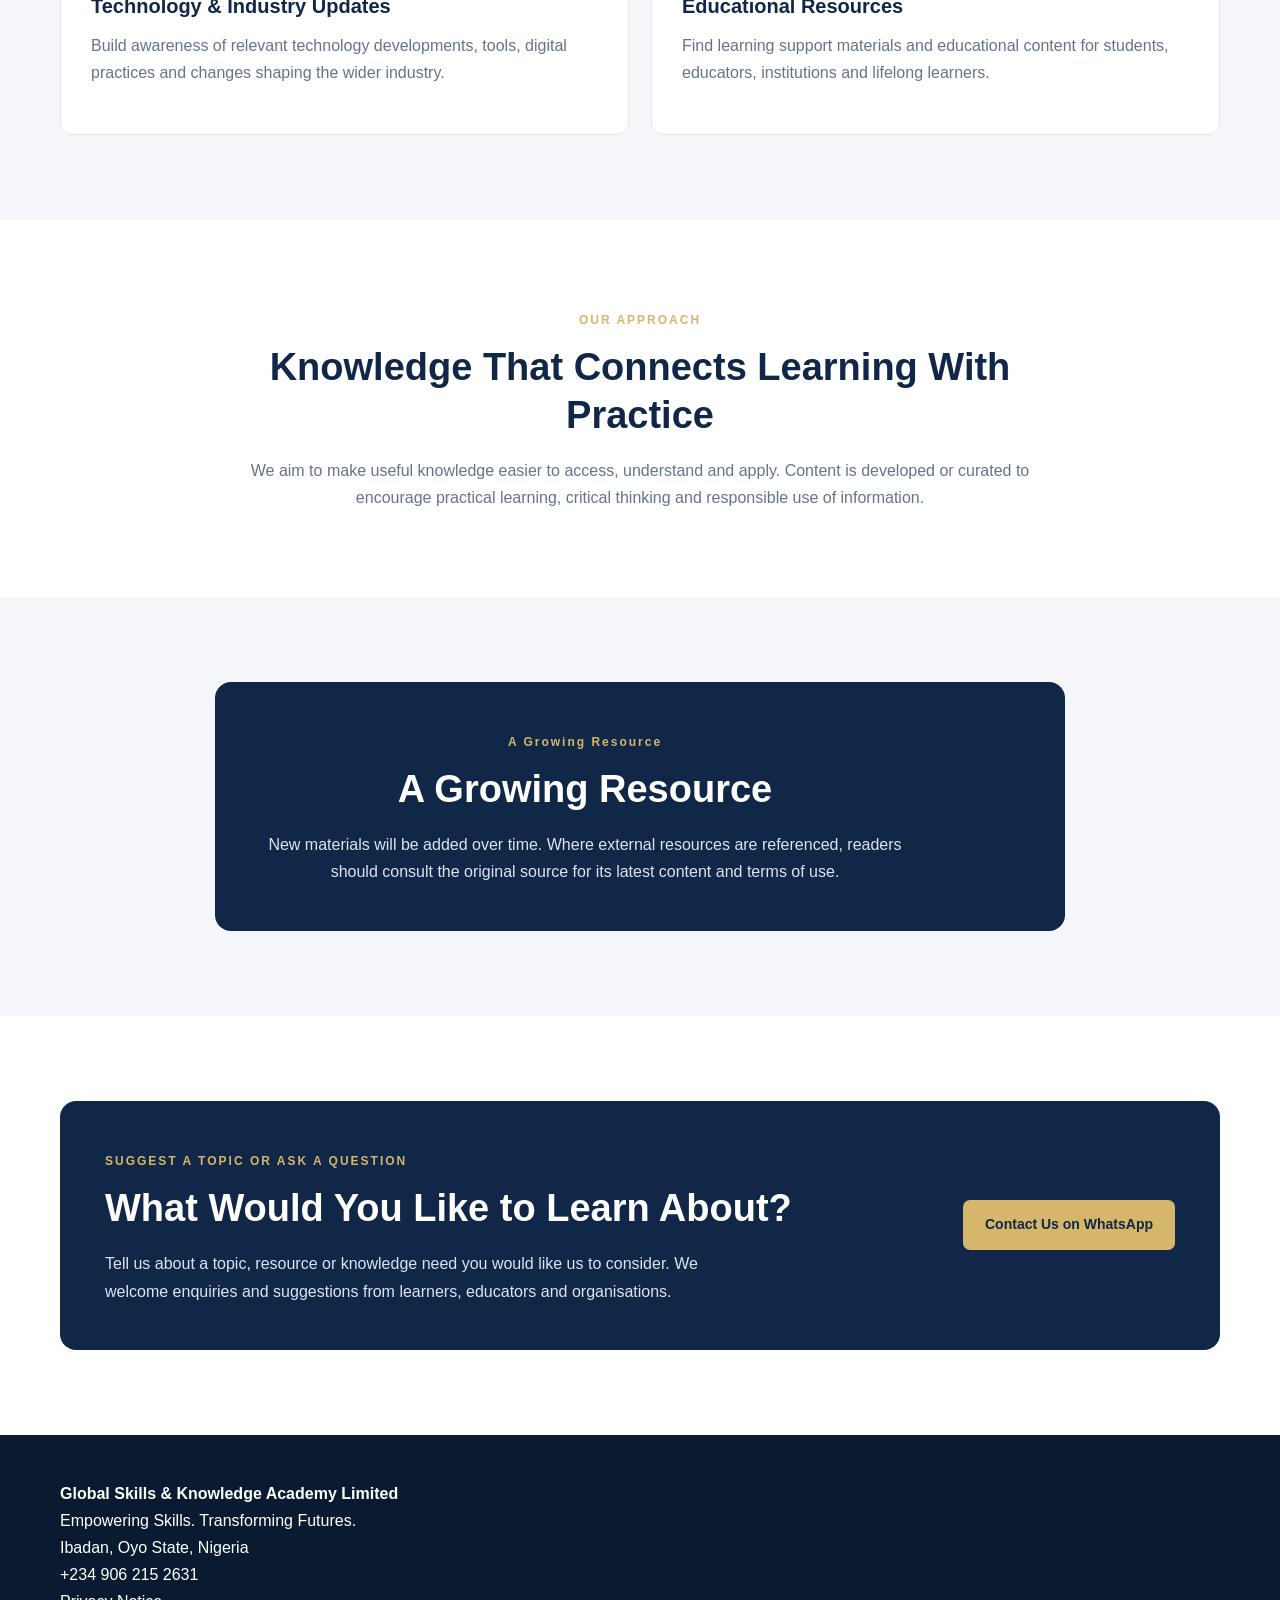
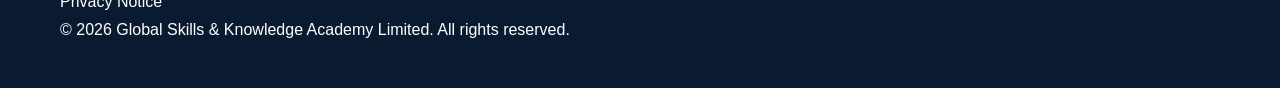
<file: knowledge.html>
<!DOCTYPE html>
<html lang="en" dir="ltr">
<head>
    <meta charset="UTF-8">
    <meta name="viewport" content="width=device-width, initial-scale=1.0">
    <title>Knowledge Hub | Global Skills & Knowledge Academy Limited</title>
    <meta name="description" content="Explore articles, learning resources, practical tutorials, research-related publications and educational insights from Global Skills & Knowledge Academy Limited.">
    <meta name="theme-color" content="#102747">
    <link rel="icon" href="assets/images/logo.svg" type="image/svg+xml">
    <link rel="stylesheet" href="assets/css/styles.css">
    <script src="assets/js/translations.js" defer></script>
    <script src="assets/js/app.js" defer></script>
</head>
<body>
<header class="site-header">
    <div class="container header-inner">
        <a href="index.html" class="brand" aria-label="Global Skills & Knowledge Academy home">
            <img src="assets/images/logo.svg" alt="Global Skills & Knowledge Academy logo" class="brand-logo">
            <span class="brand-name">
                <strong>GLOBAL SKILLS & KNOWLEDGE</strong>
                <small>ACADEMY LIMITED</small>
            </span>
        </a>
        <button class="menu-toggle" id="menuToggle" aria-label="Toggle navigation" aria-expanded="false" aria-controls="mainNav">☰</button>
        <nav class="main-nav" id="mainNav">
    <a href="index.html" data-i18n="navHome">Home</a>
    <a href="about.html" data-i18n="navAbout">About Us</a>
    <a href="technology.html" data-i18n="navTechnology">Technology</a>

    <details class="nav-dropdown">
        <summary class="active" data-i18n="navResources">Programmes &amp; Resources</summary>
        <div class="nav-dropdown-menu">
            <a href="training.html" data-i18n="navTraining">Training</a>
            <a href="education.html" data-i18n="navEducation">Education Solutions</a>
            <a href="research.html" data-i18n="navResearch">Research &amp; Innovation</a>
            <a href="knowledge.html" class="active" aria-current="page" data-i18n="navKnowledge">Knowledge Hub</a>
        </div>
    </details>

    <a href="contact.html" data-i18n="navContact">Contact</a>
</nav>
        <div class="header-actions">
            <label class="language-label" for="languageSelect">
                <span class="visually-hidden">Select language</span>
                <select id="languageSelect" aria-label="Select language">
                    <option value="en">English</option>
                    <option value="ar">&#x627;&#x644;&#x639;&#x631;&#x628;&#x64A;&#x629;</option>
                    <option value="yo">Yor&#xF9;b&#xE1;</option>
                </select>
            </label>
        </div>
    </div>
</header>

<main>
    <section class="hero">
        <div class="container hero-content">
            <span class="eyebrow" data-i18n="knowledgePageEyebrow">KNOWLEDGE HUB</span>
            <h1 data-i18n="knowledgePageTitle">Ideas, Insights and Resources for Lifelong Learning</h1>
            <p data-i18n="knowledgePageIntro">Explore practical learning materials, technology insights and research-informed perspectives that support skills development, informed decisions and continuous learning.</p>
            <div class="hero-actions">
                <a href="#knowledgeResources" class="btn btn-primary" data-i18n="knowledgeExploreTitle">Explore the Knowledge Hub</a>
                <a href="#knowledgeContact" class="btn btn-outline" data-i18n="knowledgeCtaButton">Contact Us on WhatsApp</a>
            </div>
        </div>
    </section>

    <section class="section section-light" id="knowledgeResources">
        <div class="container">
            <div class="section-heading">
                <span class="section-label" data-i18n="knowledgeExploreTitle">Explore the Knowledge Hub</span>
                <h2 data-i18n="knowledgeExploreTitle">Explore the Knowledge Hub</h2>
                <p data-i18n="knowledgeExploreIntro">The Knowledge Hub is a growing space for accessible knowledge and useful resources across technology, education, research and professional development.</p>
            </div>
            <div class="service-grid">
                <article class="service-card">
                    <div class="service-icon" aria-hidden="true">01</div>
                    <h3 data-i18n="knowledgeArticlesTitle">Articles & Insights</h3>
                    <p data-i18n="knowledgeArticlesText">Read accessible articles and perspectives on technology, digital transformation, education, skills development and emerging issues.</p>
                </article>
                <article class="service-card">
                    <div class="service-icon" aria-hidden="true">02</div>
                    <h3 data-i18n="knowledgeLearningTitle">Learning Resources</h3>
                    <p data-i18n="knowledgeLearningText">Discover curated learning materials, open educational resources and references that can support independent and guided study.</p>
                </article>
                <article class="service-card">
                    <div class="service-icon" aria-hidden="true">03</div>
                    <h3 data-i18n="knowledgeTutorialsTitle">Tutorials & Practical Guides</h3>
                    <p data-i18n="knowledgeTutorialsText">Use step-by-step explanations and practical guides to understand concepts, practise techniques and solve common problems.</p>
                </article>
                <article class="service-card">
                    <div class="service-icon" aria-hidden="true">04</div>
                    <h3 data-i18n="knowledgeResearchTitle">Research & Publications</h3>
                    <p data-i18n="knowledgeResearchText">Explore research-related outputs, publications and evidence-informed discussions as they become available.</p>
                </article>
                <article class="service-card">
                    <div class="service-icon" aria-hidden="true">05</div>
                    <h3 data-i18n="knowledgeUpdatesTitle">Technology & Industry Updates</h3>
                    <p data-i18n="knowledgeUpdatesText">Build awareness of relevant technology developments, tools, digital practices and changes shaping the wider industry.</p>
                </article>
                <article class="service-card">
                    <div class="service-icon" aria-hidden="true">06</div>
                    <h3 data-i18n="knowledgeEducationTitle">Educational Resources</h3>
                    <p data-i18n="knowledgeEducationText">Find learning support materials and educational content for students, educators, institutions and lifelong learners.</p>
                </article>
            </div>
        </div>
    </section>

    <section class="section">
        <div class="container narrow-content">
            <span class="section-label" data-i18n="knowledgeApproachEyebrow">OUR APPROACH</span>
            <h2 data-i18n="knowledgeApproachTitle">Knowledge That Connects Learning With Practice</h2>
            <p data-i18n="knowledgeApproachText">We aim to make useful knowledge easier to access, understand and apply. Content is developed or curated to encourage practical learning, critical thinking and responsible use of information.</p>
        </div>
    </section>

    <section class="section section-light">
        <div class="container narrow-content">
            <div class="contact-panel">
                <div>
                    <span class="section-label" data-i18n="knowledgeNoteTitle">A Growing Resource</span>
                    <h2 data-i18n="knowledgeNoteTitle">A Growing Resource</h2>
                    <p data-i18n="knowledgeNoteText">New materials will be added over time. Where external resources are referenced, readers should consult the original source for its latest content and terms of use.</p>
                </div>
            </div>
        </div>
    </section>

    <section class="section" id="knowledgeContact">
        <div class="container">
            <div class="contact-panel">
                <div>
                    <span class="section-label" data-i18n="knowledgeCtaEyebrow">SUGGEST A TOPIC OR ASK A QUESTION</span>
                    <h2 data-i18n="knowledgeCtaTitle">What Would You Like to Learn About?</h2>
                    <p data-i18n="knowledgeCtaText">Tell us about a topic, resource or knowledge need you would like us to consider. We welcome enquiries and suggestions from learners, educators and organisations.</p>
                </div>
                <a class="btn btn-primary" href="https://wa.me/2349062152631?text=Hello%20Global%20Skills%20%26%20Knowledge%20Academy%2C%20I%20would%20like%20to%20suggest%20a%20topic%20for%20the%20Knowledge%20Hub." target="_blank" rel="noopener noreferrer" data-i18n="knowledgeCtaButton">Contact Us on WhatsApp</a>
            </div>
        </div>
    </section>
</main>


<!-- FOOTER -->
<footer class="site-footer">

    <div class="container footer-inner">

        <div>
            <strong>Global Skills & Knowledge Academy Limited</strong>

            <p data-i18n="footerTagline">
                Empowering Skills. Transforming Futures.
            </p>
        </div>

        <div>
            <p data-i18n="footerLocation">
                Ibadan, Oyo State, Nigeria
            </p>

            <p>+234 906 215 2631</p>
        </div>

        <div class="footer-links">
            <a href="privacy.html" data-i18n="privacyNotice">
                Privacy Notice
            </a>
        </div>

        <p>
            © <span id="currentYear"></span>
            Global Skills & Knowledge Academy Limited.
            <span data-i18n="rights">All rights reserved.</span>
        </p>

    </div>

</footer>

</body>
</html>
</file>
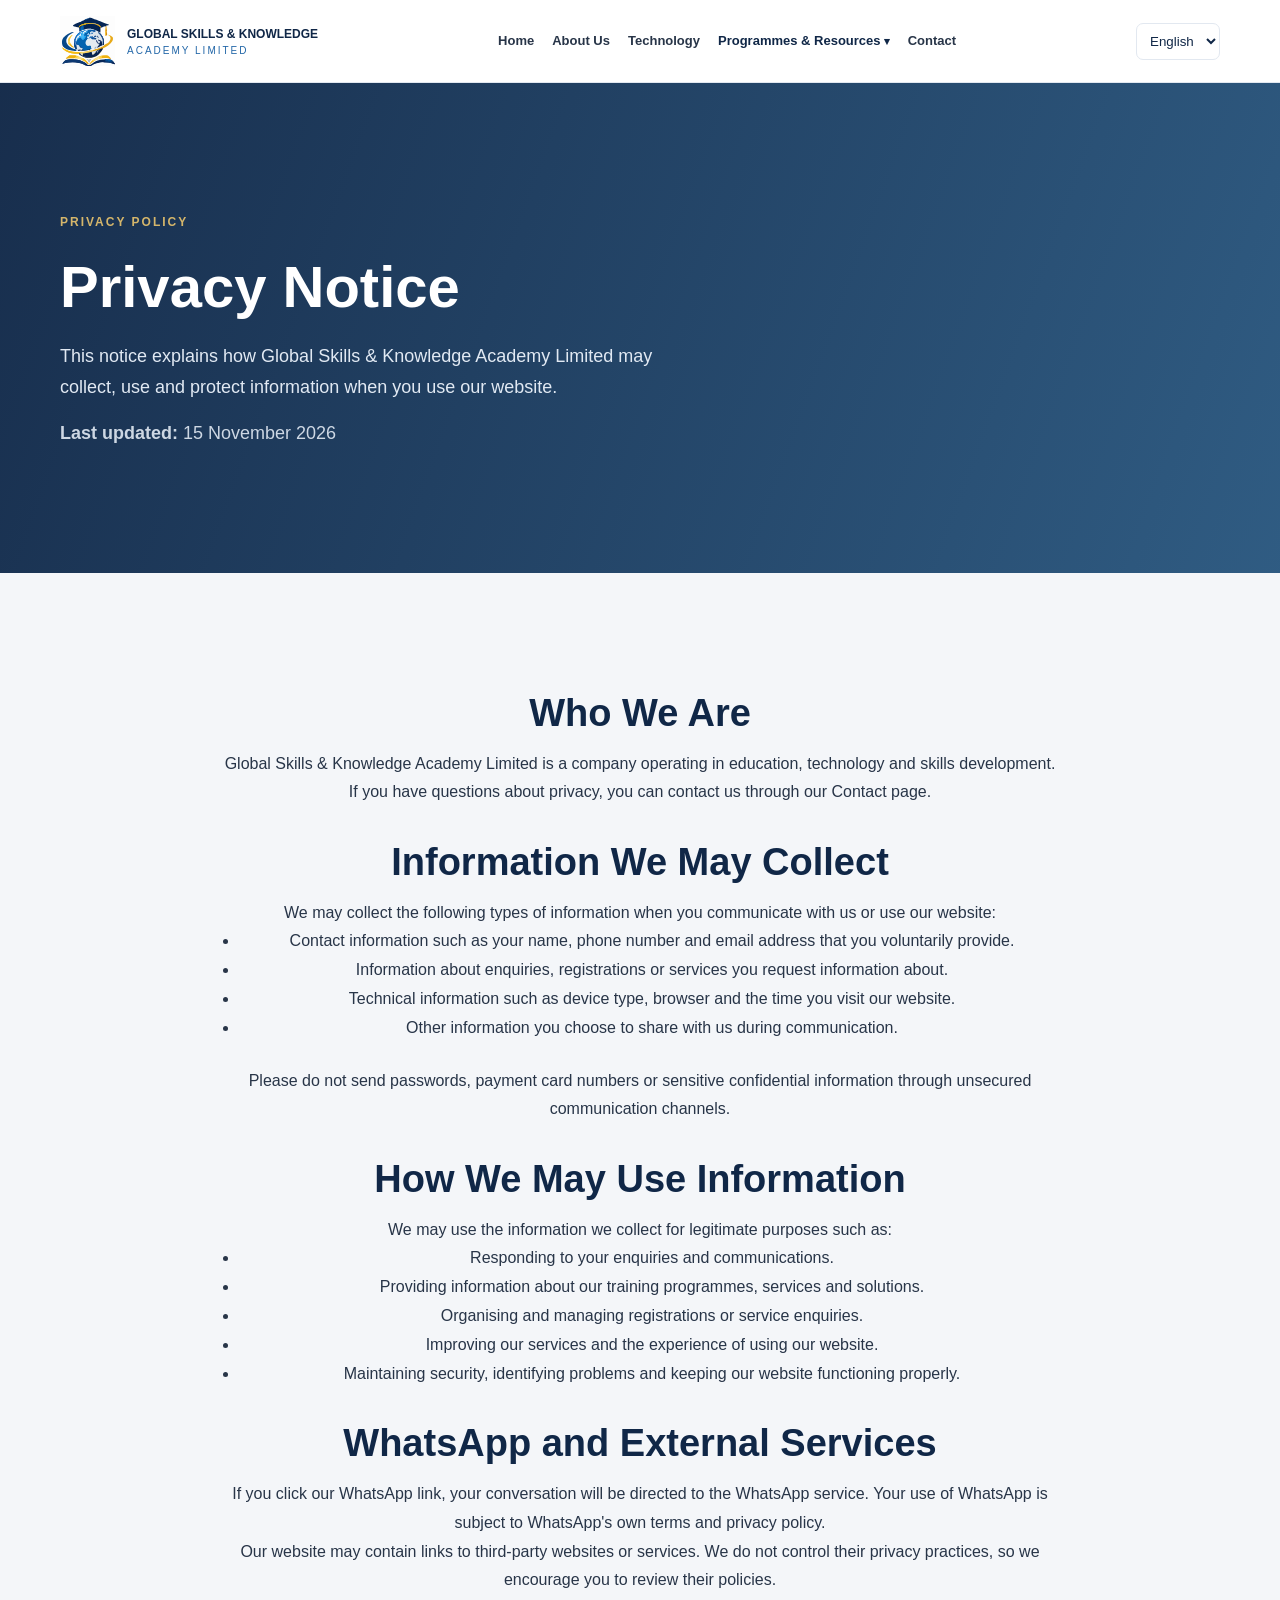
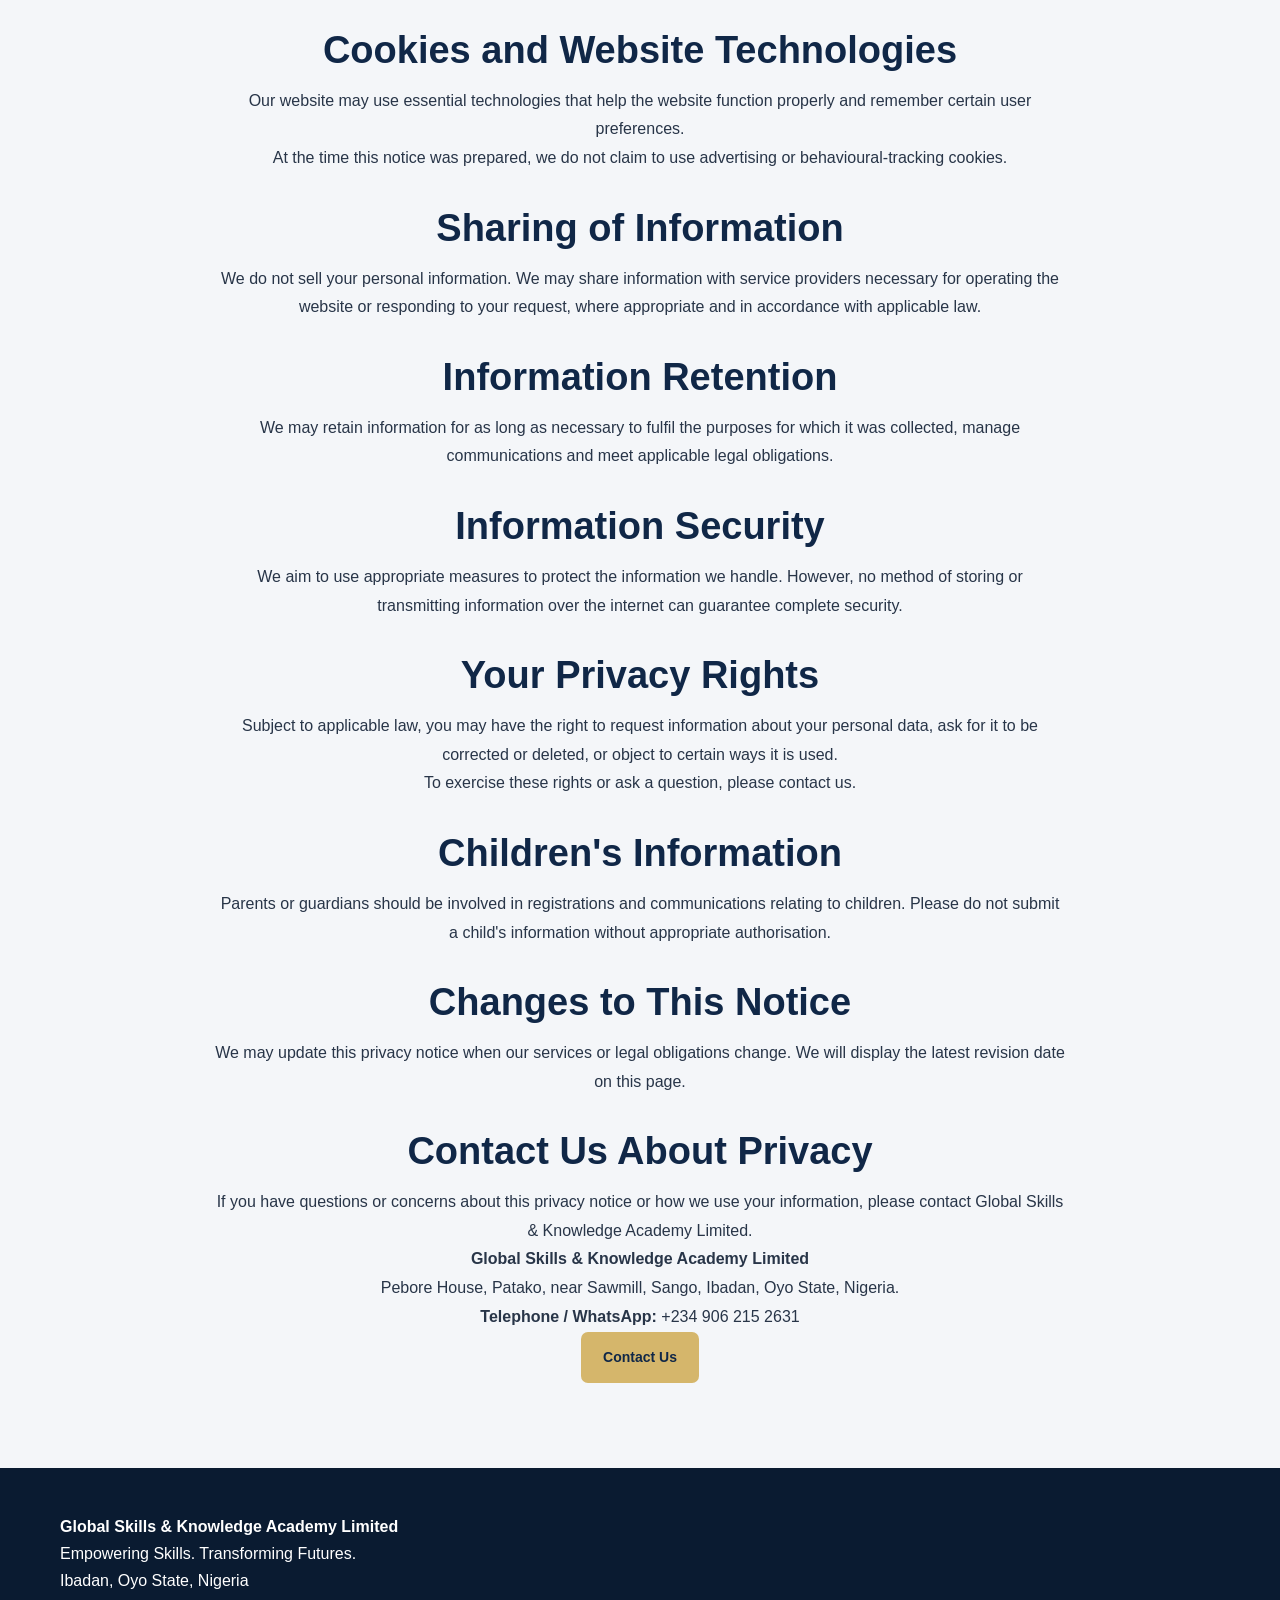
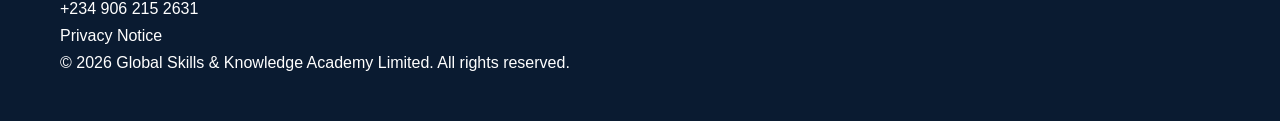
<file: privacy.html>
<!DOCTYPE html>
<html lang="en" dir="ltr">
<head>
    <meta charset="UTF-8">
    <meta name="viewport" content="width=device-width, initial-scale=1.0">

    <title>Privacy Notice | Global Skills & Knowledge Academy Limited</title>

    <meta name="description" content="Read the Privacy Notice of Global Skills & Knowledge Academy Limited and learn how information shared through our website and contact channels is handled.">

    <meta name="theme-color" content="#102747">

    <link rel="icon" href="assets/images/logo.svg" type="image/svg+xml">
    <link rel="stylesheet" href="assets/css/styles.css">

    <script src="assets/js/translations.js" defer></script>
    <script src="assets/js/app.js" defer></script>
</head>

<body>

<header class="site-header">
    <div class="container header-inner">

        <a href="index.html" class="brand"
           aria-label="Global Skills & Knowledge Academy home">

            <img src="assets/images/logo.svg"
                 alt="Global Skills & Knowledge Academy logo"
                 class="brand-logo">

            <span class="brand-name">
                <strong>GLOBAL SKILLS & KNOWLEDGE</strong>
                <small>ACADEMY LIMITED</small>
            </span>
        </a>

        <button class="menu-toggle"
                id="menuToggle"
                aria-label="Toggle navigation"
                aria-expanded="false"
                aria-controls="mainNav">
            ☰
        </button>

        <nav class="main-nav" id="mainNav">
    <a href="index.html" data-i18n="navHome">Home</a>
    <a href="about.html" data-i18n="navAbout">About Us</a>
    <a href="technology.html" data-i18n="navTechnology">Technology</a>

    <details class="nav-dropdown">
        <summary data-i18n="navResources">Programmes &amp; Resources</summary>
        <div class="nav-dropdown-menu">
            <a href="training.html" data-i18n="navTraining">Training</a>
            <a href="education.html" data-i18n="navEducation">Education Solutions</a>
            <a href="research.html" data-i18n="navResearch">Research &amp; Innovation</a>
            <a href="knowledge.html" data-i18n="navKnowledge">Knowledge Hub</a>
        </div>
    </details>

    <a href="contact.html" data-i18n="navContact">Contact</a>
</nav>

        <div class="header-actions">
            <label class="language-label" for="languageSelect">
                <span class="visually-hidden">Select language</span>
                <select id="languageSelect" aria-label="Select language">
                    <option value="en">English</option>
                    <option value="ar">&#x627;&#x644;&#x639;&#x631;&#x628;&#x64A;&#x629;</option>
                    <option value="yo">Yor&#xF9;b&#xE1;</option>
                </select>
            </label>
        </div>

    </div>
</header>


<main>

    <!-- Privacy notice hero -->
    <section class="hero">
        <div class="container hero-content">

            <span class="eyebrow" data-i18n="privacyPageEyebrow">
                YOUR PRIVACY MATTERS
            </span>

            <h1 data-i18n="privacyPageTitle">
                Privacy Notice
            </h1>

            <p data-i18n="privacyPageIntro">
                This notice explains how Global Skills & Knowledge
                Academy Limited handles information that may be
                provided when you visit our website or contact us.
            </p>

            <p class="privacy-updated">
                <strong data-i18n="privacyLastUpdatedLabel">
                    Last updated:
                </strong>
                <span data-i18n="privacyLastUpdated">
                    15 November 2026
                </span>
            </p>

        </div>
    </section>


    <!-- Privacy content -->
    <section class="section section-light">

        <div class="container narrow-content">

            <article class="privacy-content">

                <h2 data-i18n="privacyWhoTitle">
                    1. Who We Are
                </h2>

                <p data-i18n="privacyWhoText">
                    Global Skills & Knowledge Academy Limited is an
                    organisation based in Ibadan, Oyo State, Nigeria,
                    providing technology solutions, professional
                    training, education-related services and research
                    and knowledge-development activities.
                </p>

                <p data-i18n="privacyWhoContact">
                    For questions about this Privacy Notice or how
                    information is handled, please contact us through
                    the details on our Contact page.
                </p>


                <h2 data-i18n="privacyCollectTitle">
                    2. Information We May Receive
                </h2>

                <p data-i18n="privacyCollectIntro">
                    The information we receive depends on how you
                    interact with our website and services. It may
                    include:
                </p>

                <ul>
                    <li data-i18n="privacyCollectOne">
                        Contact information such as your name and
                        telephone number when you voluntarily provide
                        them in an enquiry.
                    </li>

                    <li data-i18n="privacyCollectTwo">
                        Details about your enquiry, training interests,
                        project requirements or institutional needs.
                    </li>

                    <li data-i18n="privacyCollectThree">
                        Information contained in messages or documents
                        you choose to send to us.
                    </li>

                    <li data-i18n="privacyCollectFour">
                        Basic technical information that may be recorded
                        by website hosting or security infrastructure,
                        such as browser information, access times and
                        request data.
                    </li>
                </ul>

                <p data-i18n="privacyCollectNote">
                    We do not ask visitors to provide personal
                    information merely to browse the public pages
                    of this website.
                </p>


                <h2 data-i18n="privacyUseTitle">
                    3. How Information May Be Used
                </h2>

                <p data-i18n="privacyUseIntro">
                    Information voluntarily shared with us may be used
                    for legitimate operational and communication
                    purposes, including:
                </p>

                <ul>
                    <li data-i18n="privacyUseOne">
                        Responding to enquiries and requests for
                        information.
                    </li>

                    <li data-i18n="privacyUseTwo">
                        Discussing training programmes, technology
                        services and education solutions.
                    </li>

                    <li data-i18n="privacyUseThree">
                        Understanding project requirements and
                        responding to institutional or business
                        enquiries.
                    </li>

                    <li data-i18n="privacyUseFour">
                        Maintaining website functionality, reliability
                        and security.
                    </li>

                    <li data-i18n="privacyUseFive">
                        Meeting applicable legal and regulatory
                        obligations.
                    </li>
                </ul>


                <h2 data-i18n="privacyWhatsAppTitle">
                    4. WhatsApp and External Services
                </h2>

                <p data-i18n="privacyWhatsAppText">
                    Our website provides links to WhatsApp for
                    communication. When you follow these links and
                    communicate with us, your interaction is also
                    subject to WhatsApp's own terms and privacy
                    practices.
                </p>

                <p data-i18n="privacyExternalText">
                    Our website may also link to external services
                    such as Google Maps. These third-party services
                    operate independently and have their own privacy
                    policies. We encourage you to review their
                    respective policies before using them.
                </p>


                <h2 data-i18n="privacyCookiesTitle">
                    5. Cookies and Website Technologies
                </h2>

                <p data-i18n="privacyCookiesText">
                    Our website may use essential technical
                    functionality, including browser-based settings
                    such as language preferences. Website hosting
                    infrastructure may also use technical mechanisms
                    necessary for service delivery and security.
                </p>

                <p data-i18n="privacyCookiesNote">
                    We do not claim to operate advertising or
                    behavioural-tracking cookies on this website.
                    If additional analytics or tracking technologies
                    are introduced, this notice should be reviewed
                    and updated accordingly.
                </p>


                <h2 data-i18n="privacyShareTitle">
                    6. Sharing of Information
                </h2>

                <p data-i18n="privacyShareText">
                    We do not sell personal information provided
                    through our website. Information may be shared
                    where reasonably necessary with service providers
                    involved in website hosting, communication,
                    security or service delivery, or where disclosure
                    is required by applicable law.
                </p>


                <h2 data-i18n="privacyRetentionTitle">
                    7. Information Retention
                </h2>

                <p data-i18n="privacyRetentionText">
                    Information is retained only for as long as
                    reasonably necessary for the purpose for which
                    it was received, including responding to enquiries,
                    maintaining appropriate business records,
                    resolving disputes and meeting legal obligations.
                </p>


                <h2 data-i18n="privacySecurityTitle">
                    8. Information Security
                </h2>

                <p data-i18n="privacySecurityText">
                    We take reasonable steps to protect information
                    handled through our operations. However, no
                    internet-based communication or electronic
                    storage system can be guaranteed to be completely
                    secure. Visitors should avoid sending passwords,
                    payment-card details or other highly sensitive
                    information through ordinary website enquiries
                    or messaging channels.
                </p>


                <h2 data-i18n="privacyRightsTitle">
                    9. Your Privacy Rights
                </h2>

                <p data-i18n="privacyRightsText">
                    Depending on applicable law, you may have rights
                    concerning personal information relating to you,
                    including requesting access, correction or
                    deletion, and raising concerns about how
                    information is handled.
                </p>

                <p data-i18n="privacyRightsContact">
                    To make a privacy-related request, please contact
                    us using the details on our Contact page. We may
                    need to verify your request before taking action.
                </p>


                <h2 data-i18n="privacyChildrenTitle">
                    10. Children's Information
                </h2>

                <p data-i18n="privacyChildrenText">
                    Our educational activities may be relevant to
                    learners of different ages. Where information
                    relating to children is handled in connection
                    with an educational service, appropriate care
                    and applicable legal requirements should be
                    observed. Parents, guardians and authorised
                    institutions should contact us where clarification
                    is needed.
                </p>


                <h2 data-i18n="privacyChangesTitle">
                    11. Changes to This Notice
                </h2>

                <p data-i18n="privacyChangesText">
                    We may update this Privacy Notice when our
                    website, services or applicable legal requirements
                    change. The revised version will be published
                    on this page with an updated revision date.
                </p>


                <h2 data-i18n="privacyContactTitle">
                    12. Contact Us About Privacy
                </h2>

                <p data-i18n="privacyContactText">
                    If you have questions, concerns or requests
                    relating to this Privacy Notice, please contact
                    Global Skills & Knowledge Academy Limited.
                </p>

                <p>
                    <strong>Global Skills & Knowledge Academy Limited</strong><br>
                    Pebore House, Patako, near Sawmill,
                    Sango, Ibadan, Oyo State, Nigeria.
                </p>

                <p>
                    <strong>Telephone / WhatsApp:</strong>
                    <a href="https://wa.me/2349062152631"
                       target="_blank"
                       rel="noopener noreferrer">
                        +234 906 215 2631
                    </a>
                </p>

                <a class="btn btn-primary"
                   href="contact.html"
                   data-i18n="privacyContactButton">
                    Visit Our Contact Page
                </a>

            </article>

        </div>

    </section>

</main>



<!-- FOOTER -->
<footer class="site-footer">

    <div class="container footer-inner">

        <div>
            <strong>Global Skills & Knowledge Academy Limited</strong>

            <p data-i18n="footerTagline">
                Empowering Skills. Transforming Futures.
            </p>
        </div>

        <div>
            <p data-i18n="footerLocation">
                Ibadan, Oyo State, Nigeria
            </p>

            <p>+234 906 215 2631</p>
        </div>

        <div class="footer-links">
            <a href="privacy.html" data-i18n="privacyNotice">
                Privacy Notice
            </a>
        </div>

        <p>
            © <span id="currentYear"></span>
            Global Skills & Knowledge Academy Limited.
            <span data-i18n="rights">All rights reserved.</span>
        </p>

    </div>

</footer>

</body>
</html>
</file>
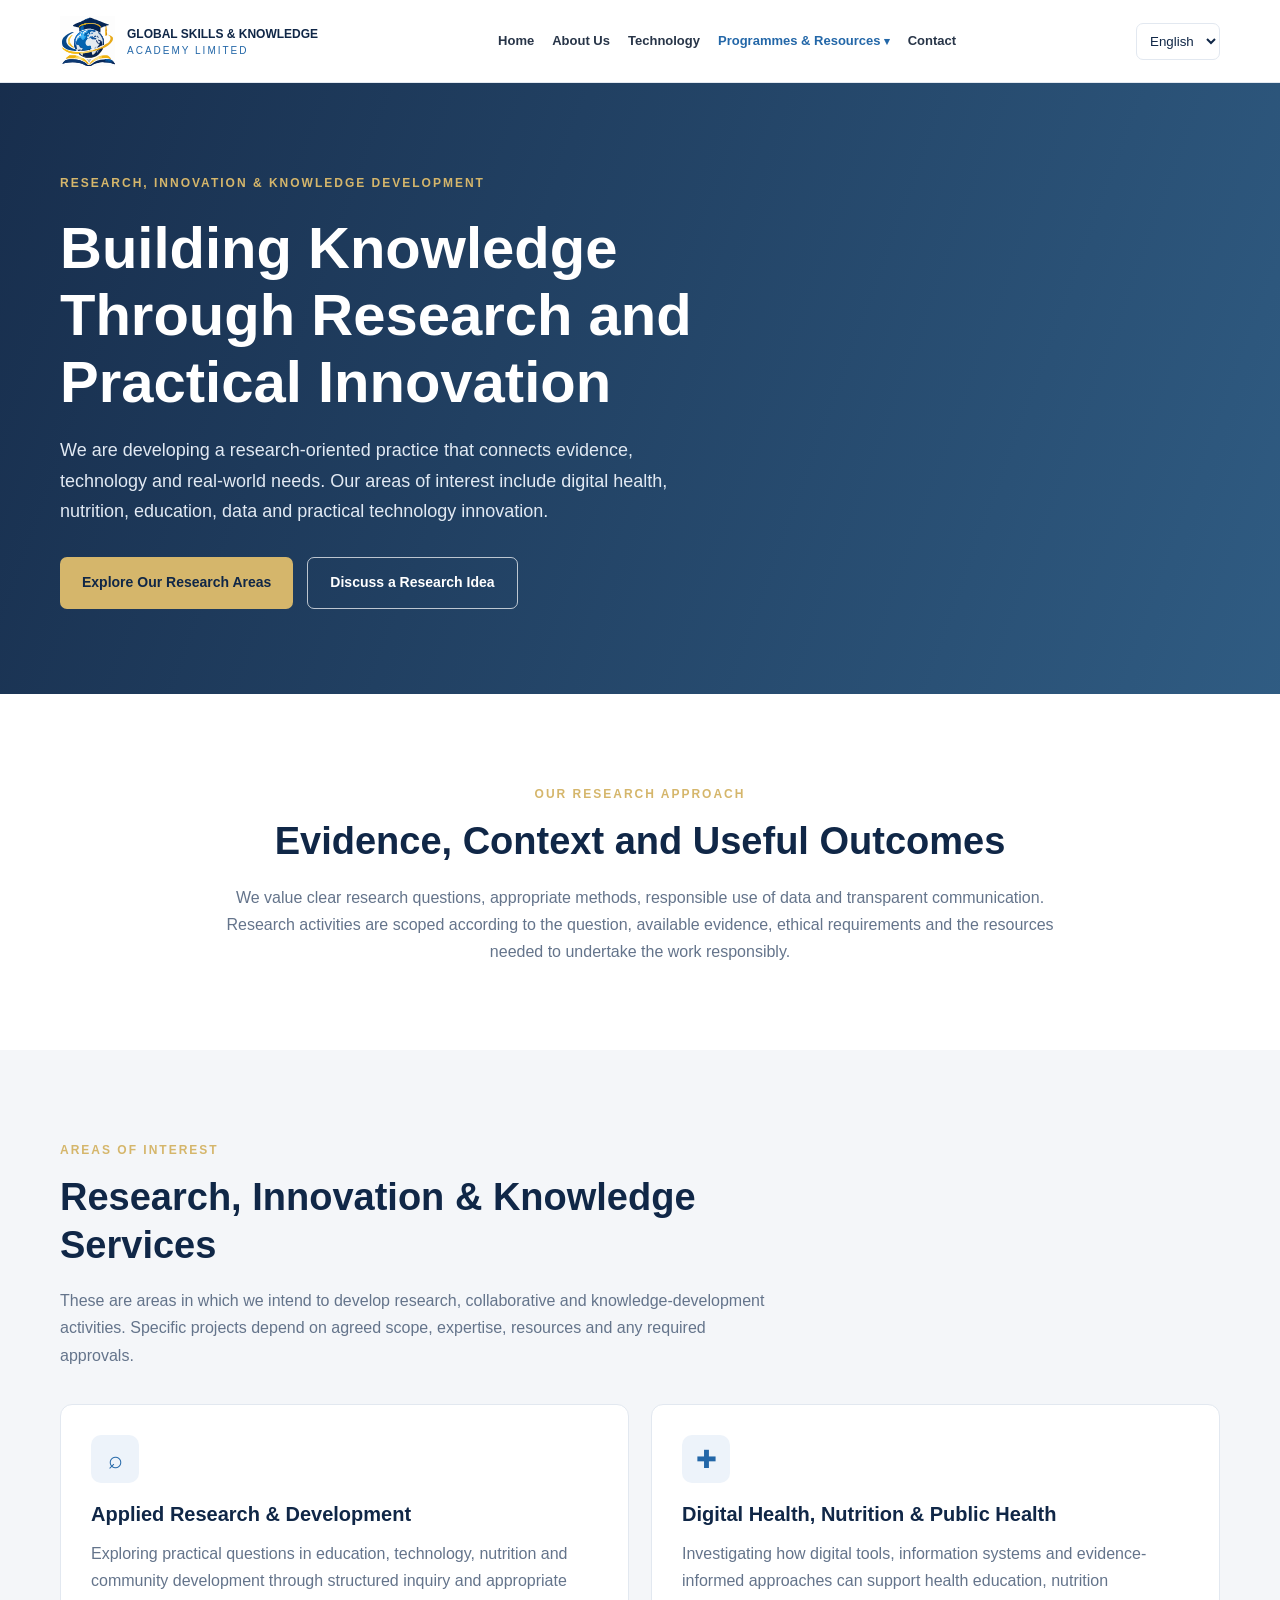
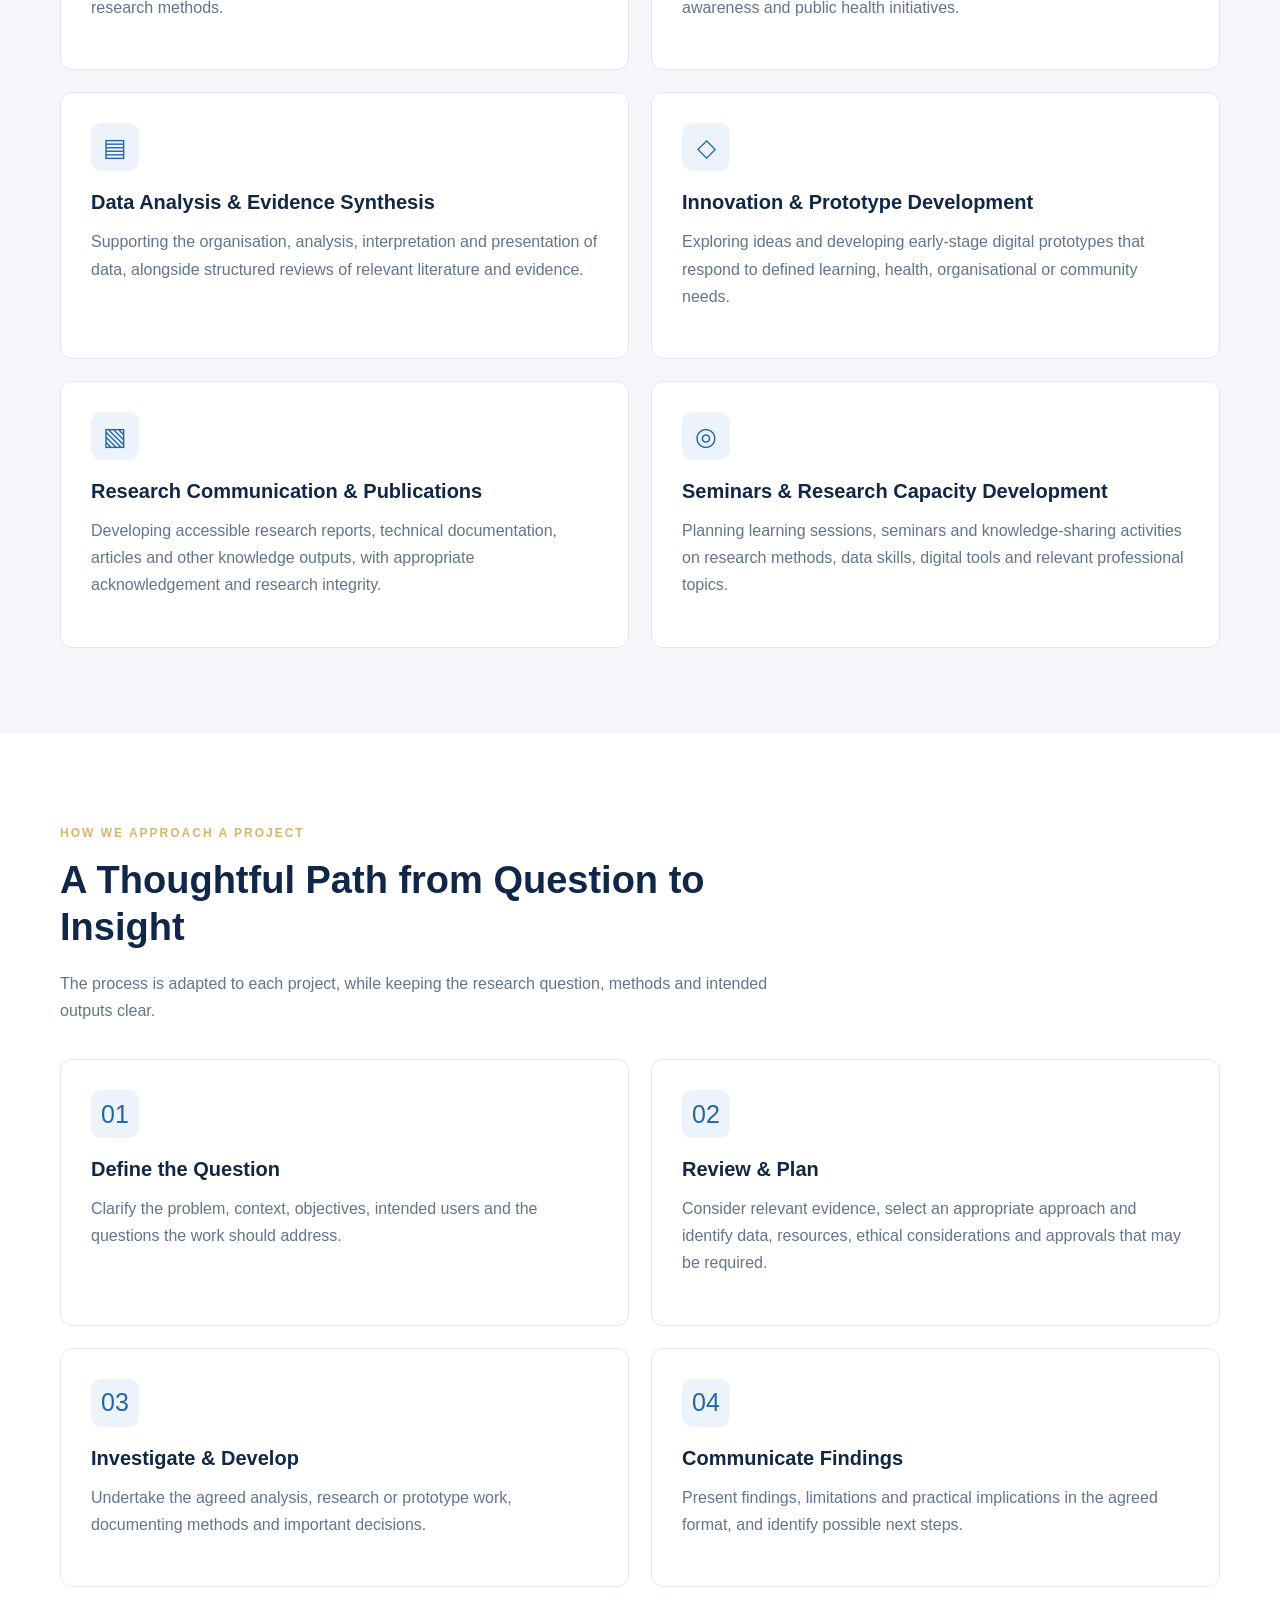
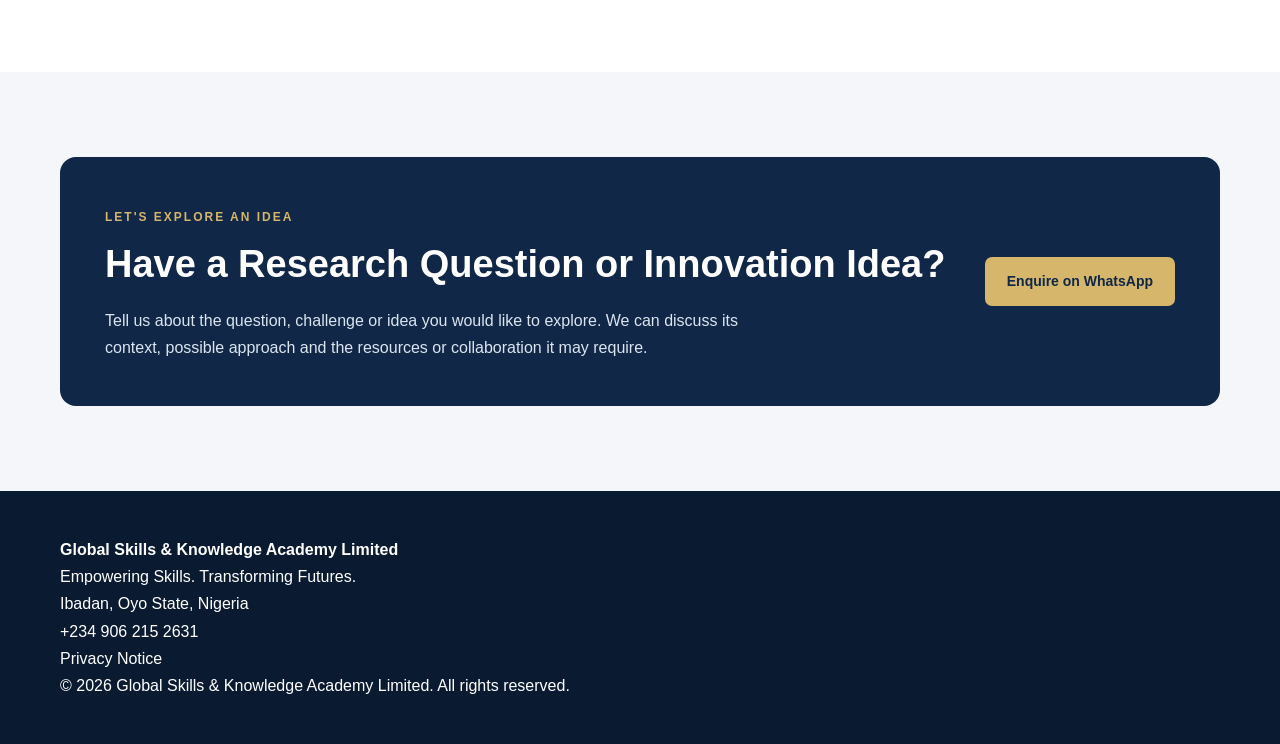
<file: research.html>
<!DOCTYPE html>
<html lang="en" dir="ltr">
<head>
    <meta charset="UTF-8">
    <meta name="viewport" content="width=device-width, initial-scale=1.0">
    <title>Research & Innovation | Global Skills & Knowledge Academy Limited</title>
    <meta name="description" content="Explore applied research, digital health and public health research, data analysis, innovation, prototype development and knowledge exchange at Global Skills & Knowledge Academy Limited.">
    <meta name="theme-color" content="#102747">
    <link rel="icon" href="assets/images/logo.svg" type="image/svg+xml">
    <link rel="stylesheet" href="assets/css/styles.css">
    <script src="assets/js/translations.js" defer></script>
    <script src="assets/js/app.js" defer></script>
</head>
<body>

<header class="site-header">
    <div class="container header-inner">
        <a href="index.html" class="brand" aria-label="Global Skills & Knowledge Academy home">
            <img src="assets/images/logo.svg" alt="Global Skills & Knowledge Academy logo" class="brand-logo">
            <span class="brand-name">
                <strong>GLOBAL SKILLS & KNOWLEDGE</strong>
                <small>ACADEMY LIMITED</small>
            </span>
        </a>

        <button class="menu-toggle" id="menuToggle" aria-label="Toggle navigation"
                aria-expanded="false" aria-controls="mainNav">☰</button>

        <nav class="main-nav" id="mainNav">
    <a href="index.html" data-i18n="navHome">Home</a>
    <a href="about.html" data-i18n="navAbout">About Us</a>
    <a href="technology.html" data-i18n="navTechnology">Technology</a>

    <details class="nav-dropdown">
        <summary class="active" data-i18n="navResources">Programmes &amp; Resources</summary>
        <div class="nav-dropdown-menu">
            <a href="training.html" data-i18n="navTraining">Training</a>
            <a href="education.html" data-i18n="navEducation">Education Solutions</a>
            <a href="research.html" class="active" aria-current="page" data-i18n="navResearch">Research &amp; Innovation</a>
            <a href="knowledge.html" data-i18n="navKnowledge">Knowledge Hub</a>
        </div>
    </details>

    <a href="contact.html" data-i18n="navContact">Contact</a>
</nav>

        <div class="header-actions">
            <label class="language-label" for="languageSelect">
                <span class="visually-hidden">Select language</span>
                <select id="languageSelect" aria-label="Select language">
                    <option value="en">English</option>
                    <option value="ar">&#x627;&#x644;&#x639;&#x631;&#x628;&#x64A;&#x629;</option>
                    <option value="yo">Yor&#xF9;b&#xE1;</option>
                </select>
            </label>
        </div>
    </div>
</header>

<main>
    <section class="hero">
        <div class="container hero-content">
            <span class="eyebrow" data-i18n="researchPageEyebrow">RESEARCH, INNOVATION & KNOWLEDGE DEVELOPMENT</span>
            <h1 data-i18n="researchPageTitle">Building Knowledge Through Research and Practical Innovation</h1>
            <p data-i18n="researchPageIntro">We are developing a research-oriented practice that connects evidence, technology and real-world needs. Our areas of interest include digital health, nutrition, education, data and practical technology innovation.</p>
            <div class="hero-actions">
                <a href="#researchAreas" class="btn btn-primary" data-i18n="researchExploreButton">Explore Our Research Areas</a>
                <a href="#researchEnquiry" class="btn btn-outline" data-i18n="researchEnquireButton">Discuss a Research Idea</a>
            </div>
        </div>
    </section>

    <section class="section">
        <div class="container narrow-content">
            <span class="section-label" data-i18n="researchApproachEyebrow">OUR RESEARCH APPROACH</span>
            <h2 data-i18n="researchApproachTitle">Evidence, Context and Useful Outcomes</h2>
            <p data-i18n="researchApproachText">We value clear research questions, appropriate methods, responsible use of data and transparent communication. Research activities are scoped according to the question, available evidence, ethical requirements and the resources needed to undertake the work responsibly.</p>
        </div>
    </section>

    <section class="section section-light" id="researchAreas">
        <div class="container">
            <div class="section-heading">
                <span class="section-label" data-i18n="researchAreasEyebrow">AREAS OF INTEREST</span>
                <h2 data-i18n="researchAreasTitle">Research, Innovation & Knowledge Services</h2>
                <p data-i18n="researchAreasIntro">These are areas in which we intend to develop research, collaborative and knowledge-development activities. Specific projects depend on agreed scope, expertise, resources and any required approvals.</p>
            </div>

            <div class="service-grid">
                <article class="service-card">
                    <div class="service-icon" aria-hidden="true">⌕</div>
                    <h3 data-i18n="researchAppliedTitle">Applied Research & Development</h3>
                    <p data-i18n="researchAppliedText">Exploring practical questions in education, technology, nutrition and community development through structured inquiry and appropriate research methods.</p>
                </article>

                <article class="service-card">
                    <div class="service-icon" aria-hidden="true">✚</div>
                    <h3 data-i18n="researchHealthTitle">Digital Health, Nutrition & Public Health</h3>
                    <p data-i18n="researchHealthText">Investigating how digital tools, information systems and evidence-informed approaches can support health education, nutrition awareness and public health initiatives.</p>
                </article>

                <article class="service-card">
                    <div class="service-icon" aria-hidden="true">▤</div>
                    <h3 data-i18n="researchDataTitle">Data Analysis & Evidence Synthesis</h3>
                    <p data-i18n="researchDataText">Supporting the organisation, analysis, interpretation and presentation of data, alongside structured reviews of relevant literature and evidence.</p>
                </article>

                <article class="service-card">
                    <div class="service-icon" aria-hidden="true">◇</div>
                    <h3 data-i18n="researchInnovationTitle">Innovation & Prototype Development</h3>
                    <p data-i18n="researchInnovationText">Exploring ideas and developing early-stage digital prototypes that respond to defined learning, health, organisational or community needs.</p>
                </article>

                <article class="service-card">
                    <div class="service-icon" aria-hidden="true">▧</div>
                    <h3 data-i18n="researchPublicationTitle">Research Communication & Publications</h3>
                    <p data-i18n="researchPublicationText">Developing accessible research reports, technical documentation, articles and other knowledge outputs, with appropriate acknowledgement and research integrity.</p>
                </article>

                <article class="service-card">
                    <div class="service-icon" aria-hidden="true">◎</div>
                    <h3 data-i18n="researchCapacityTitle">Seminars & Research Capacity Development</h3>
                    <p data-i18n="researchCapacityText">Planning learning sessions, seminars and knowledge-sharing activities on research methods, data skills, digital tools and relevant professional topics.</p>
                </article>
            </div>
        </div>
    </section>

    <section class="section">
        <div class="container">
            <div class="section-heading">
                <span class="section-label" data-i18n="researchProcessEyebrow">HOW WE APPROACH A PROJECT</span>
                <h2 data-i18n="researchProcessTitle">A Thoughtful Path from Question to Insight</h2>
                <p data-i18n="researchProcessIntro">The process is adapted to each project, while keeping the research question, methods and intended outputs clear.</p>
            </div>

            <div class="service-grid">
                <article class="service-card">
                    <div class="service-icon" aria-hidden="true">01</div>
                    <h3 data-i18n="researchStepOneTitle">Define the Question</h3>
                    <p data-i18n="researchStepOneText">Clarify the problem, context, objectives, intended users and the questions the work should address.</p>
                </article>
                <article class="service-card">
                    <div class="service-icon" aria-hidden="true">02</div>
                    <h3 data-i18n="researchStepTwoTitle">Review & Plan</h3>
                    <p data-i18n="researchStepTwoText">Consider relevant evidence, select an appropriate approach and identify data, resources, ethical considerations and approvals that may be required.</p>
                </article>
                <article class="service-card">
                    <div class="service-icon" aria-hidden="true">03</div>
                    <h3 data-i18n="researchStepThreeTitle">Investigate & Develop</h3>
                    <p data-i18n="researchStepThreeText">Undertake the agreed analysis, research or prototype work, documenting methods and important decisions.</p>
                </article>
                <article class="service-card">
                    <div class="service-icon" aria-hidden="true">04</div>
                    <h3 data-i18n="researchStepFourTitle">Communicate Findings</h3>
                    <p data-i18n="researchStepFourText">Present findings, limitations and practical implications in the agreed format, and identify possible next steps.</p>
                </article>
            </div>
        </div>
    </section>

    <section class="section section-light" id="researchEnquiry">
        <div class="container contact-panel">
            <div>
                <span class="section-label" data-i18n="researchCtaEyebrow">LET'S EXPLORE AN IDEA</span>
                <h2 data-i18n="researchCtaTitle">Have a Research Question or Innovation Idea?</h2>
                <p data-i18n="researchCtaText">Tell us about the question, challenge or idea you would like to explore. We can discuss its context, possible approach and the resources or collaboration it may require.</p>
            </div>
            <a class="btn btn-primary"
               href="https://wa.me/2349062152631?text=Hello%20Global%20Skills%20%26%20Knowledge%20Academy%2C%20I%20would%20like%20to%20discuss%20a%20research%20or%20innovation%20idea."
               target="_blank" rel="noopener noreferrer" data-i18n="researchCtaButton">Enquire on WhatsApp</a>
        </div>
    </section>
</main>


<!-- FOOTER -->
<footer class="site-footer">

    <div class="container footer-inner">

        <div>
            <strong>Global Skills & Knowledge Academy Limited</strong>

            <p data-i18n="footerTagline">
                Empowering Skills. Transforming Futures.
            </p>
        </div>

        <div>
            <p data-i18n="footerLocation">
                Ibadan, Oyo State, Nigeria
            </p>

            <p>+234 906 215 2631</p>
        </div>

        <div class="footer-links">
            <a href="privacy.html" data-i18n="privacyNotice">
                Privacy Notice
            </a>
        </div>

        <p>
            © <span id="currentYear"></span>
            Global Skills & Knowledge Academy Limited.
            <span data-i18n="rights">All rights reserved.</span>
        </p>

    </div>

</footer>

</body>
</html>
</file>
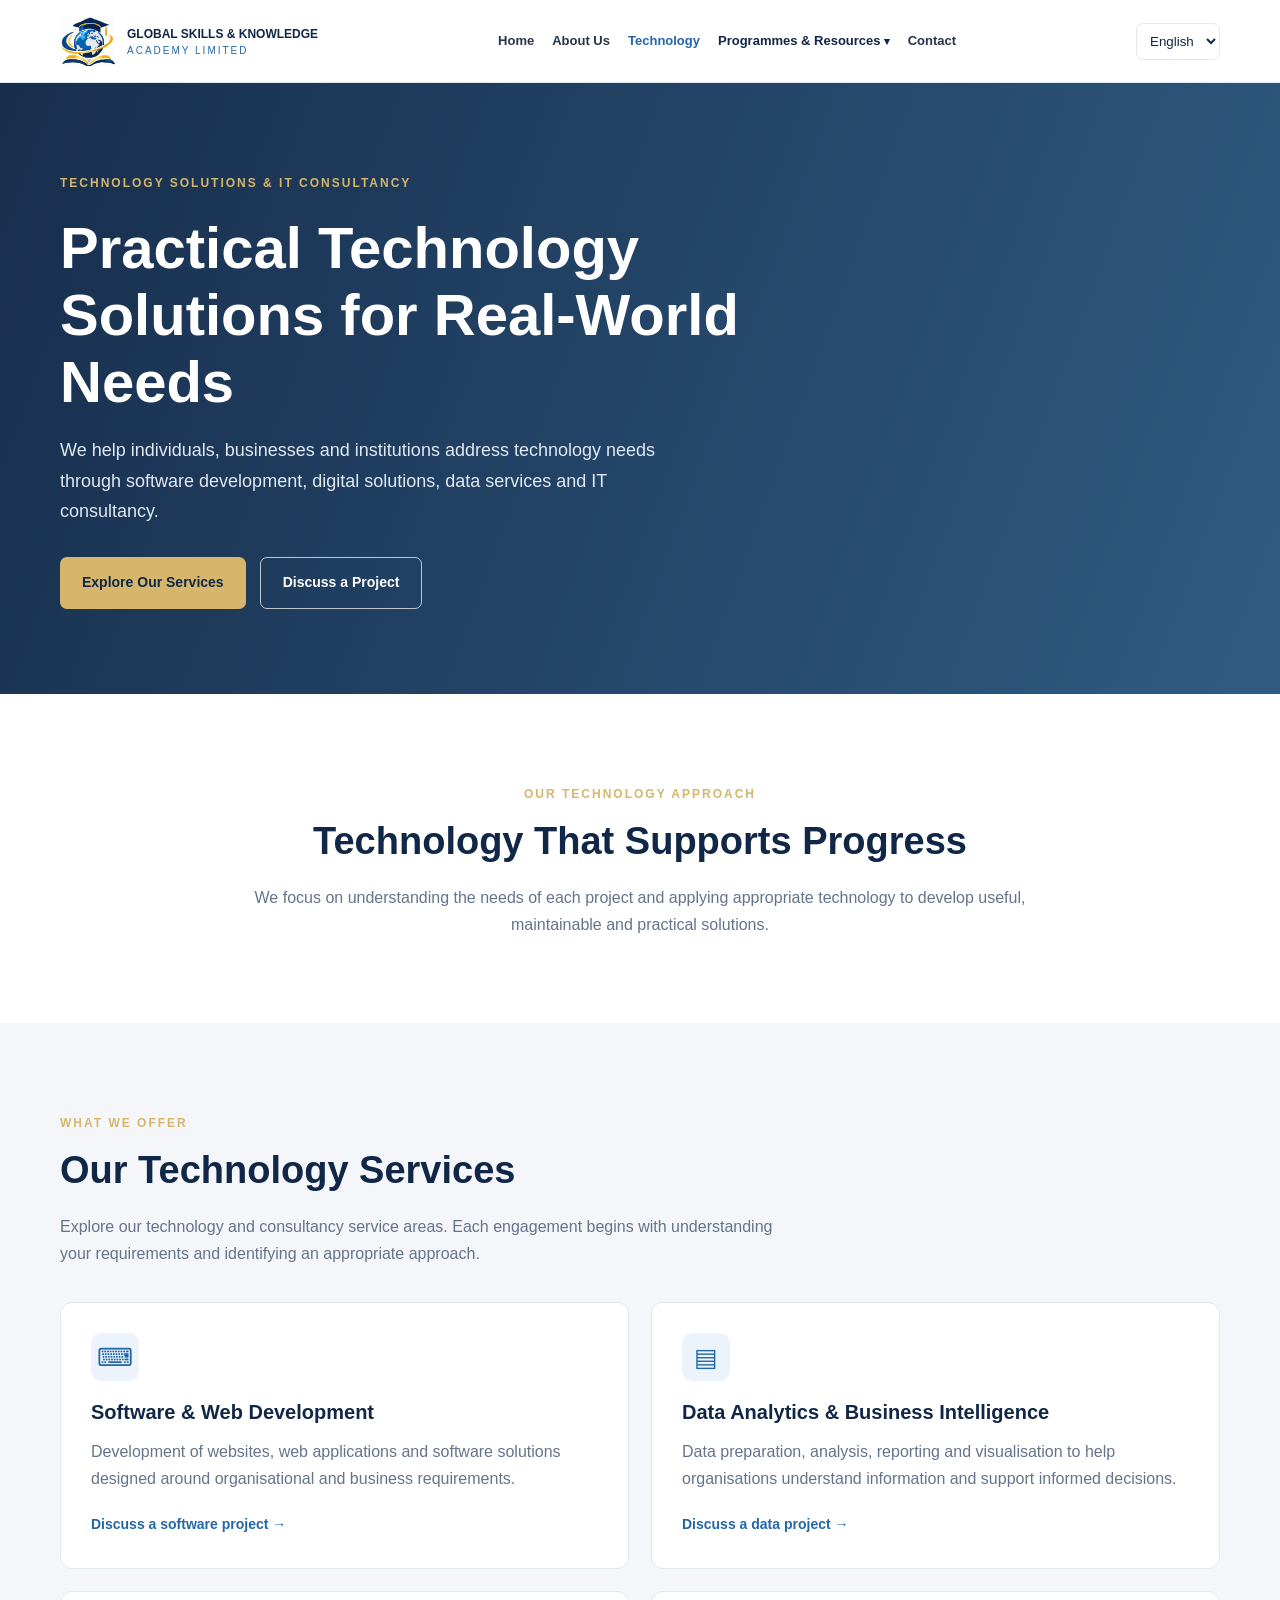
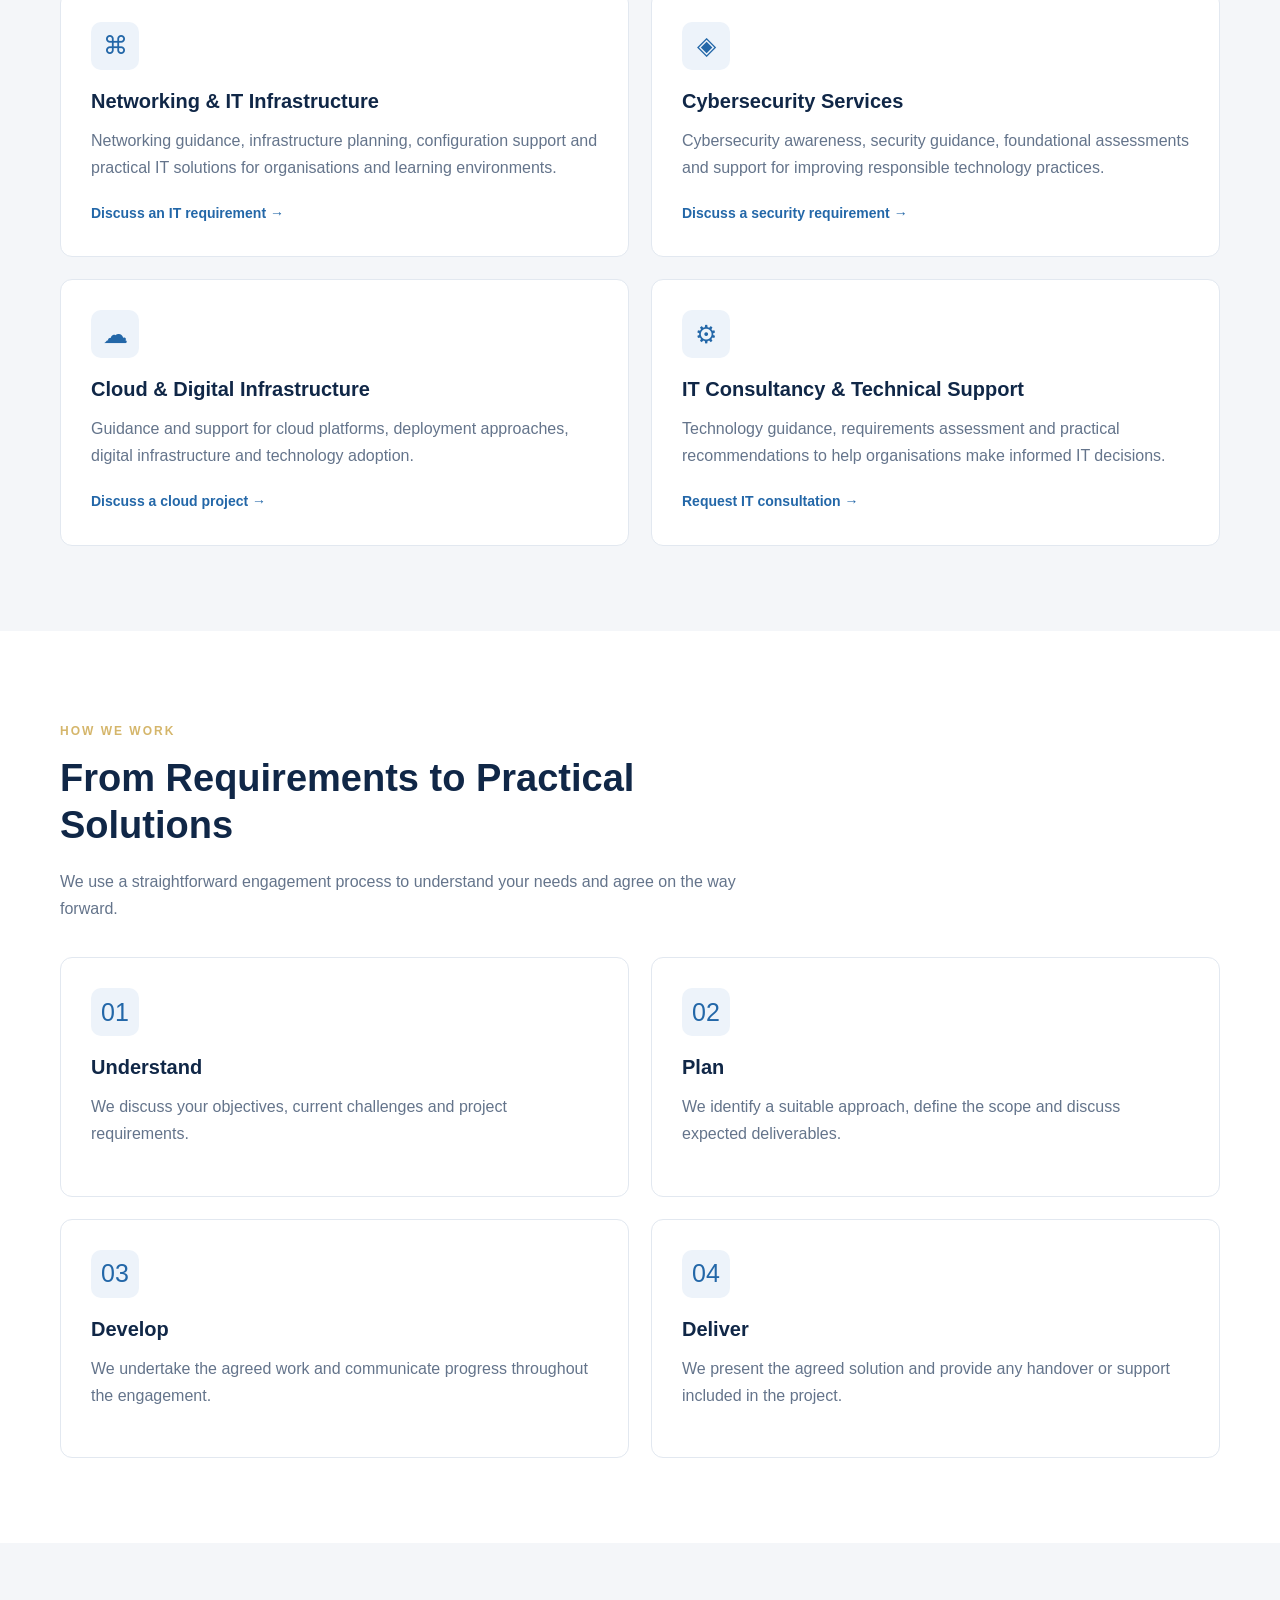
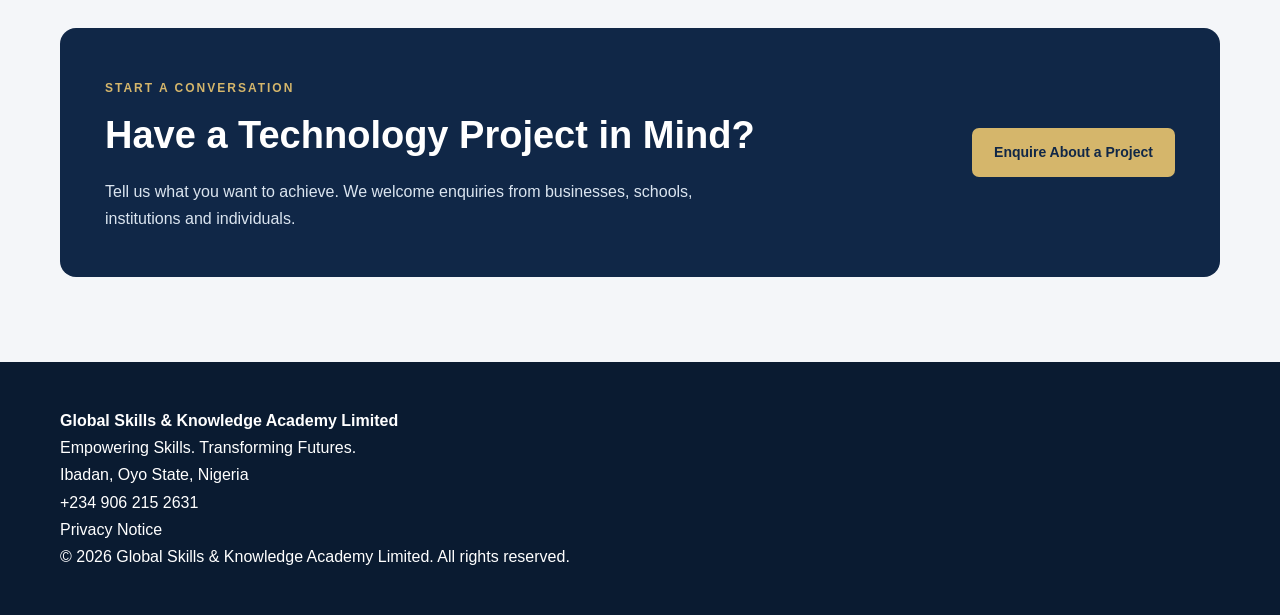
<file: technology.html>
<!DOCTYPE html>
<html lang="en" dir="ltr">
<head>
    <meta charset="UTF-8">
    <meta name="viewport" content="width=device-width, initial-scale=1.0">

    <title>Technology Solutions | Global Skills & Knowledge Academy</title>
    <meta name="description" content="Explore software development, web solutions, data analytics, networking, cybersecurity, cloud and IT consultancy from Global Skills & Knowledge Academy Limited.">

    <link rel="icon" href="assets/images/logo.svg" type="image/svg+xml">
    <link rel="stylesheet" href="assets/css/styles.css">
</head>

<body>

<header class="site-header">
    <div class="container header-inner">

        <a href="index.html" class="brand">
            <img src="assets/images/logo.svg"
                 alt="Global Skills & Knowledge Academy logo"
                 class="brand-logo">

            <span class="brand-name">
                <strong>GLOBAL SKILLS & KNOWLEDGE</strong>
                <small>ACADEMY LIMITED</small>
            </span>
        </a>

        <button class="menu-toggle"
                id="menuToggle"
                aria-label="Toggle navigation"
                aria-expanded="false">
            ☰
        </button>

        <nav class="main-nav" id="mainNav">
    <a href="index.html" data-i18n="navHome">Home</a>
    <a href="about.html" data-i18n="navAbout">About Us</a>
    <a href="technology.html" class="active" aria-current="page" data-i18n="navTechnology">Technology</a>

    <details class="nav-dropdown">
        <summary data-i18n="navResources">Programmes &amp; Resources</summary>
        <div class="nav-dropdown-menu">
            <a href="training.html" data-i18n="navTraining">Training</a>
            <a href="education.html" data-i18n="navEducation">Education Solutions</a>
            <a href="research.html" data-i18n="navResearch">Research &amp; Innovation</a>
            <a href="knowledge.html" data-i18n="navKnowledge">Knowledge Hub</a>
        </div>
    </details>

    <a href="contact.html" data-i18n="navContact">Contact</a>
</nav>

        <div class="header-actions">
            <label class="language-label">
                <span class="visually-hidden">Select language</span>
                <select id="languageSelect" aria-label="Select language">
                    <option value="en">English</option>
                    <option value="ar">&#x627;&#x644;&#x639;&#x631;&#x628;&#x64A;&#x629;</option>
                    <option value="yo">Yor&#xF9;b&#xE1;</option>
                </select>
            </label>
        </div>

    </div>
</header>


<main>

    <!-- Technology hero -->
    <section class="hero">
        <div class="container hero-content">

            <span class="eyebrow" data-i18n="techPageEyebrow">
                TECHNOLOGY SOLUTIONS & IT CONSULTANCY
            </span>

            <h1 data-i18n="techPageTitle">
                Practical Technology Solutions for Real-World Needs
            </h1>

            <p data-i18n="techPageIntro">
                We help individuals, businesses and institutions address
                technology needs through software development, digital
                solutions, data services and IT consultancy.
            </p>

            <div class="hero-actions">
                <a href="#technologyServices"
                   class="btn btn-primary"
                   data-i18n="techExploreButton">
                    Explore Our Services
                </a>

                <a href="#technologyEnquiry"
                   class="btn btn-outline"
                   data-i18n="techEnquiryButton">
                    Discuss a Project
                </a>
            </div>

        </div>
    </section>


    <!-- Introduction -->
    <section class="section">
        <div class="container narrow-content">

            <span class="section-label" data-i18n="techIntroEyebrow">
                OUR TECHNOLOGY APPROACH
            </span>

            <h2 data-i18n="techIntroTitle">
                Technology That Supports Progress
            </h2>

            <p data-i18n="techIntroText">
                We focus on understanding the needs of each project and
                applying appropriate technology to develop useful,
                maintainable and practical solutions.
            </p>

        </div>
    </section>


    <!-- Services -->
    <section class="section section-light" id="technologyServices">
        <div class="container">

            <div class="section-heading">
                <span class="section-label" data-i18n="techServicesEyebrow">
                    WHAT WE OFFER
                </span>

                <h2 data-i18n="techServicesTitle">
                    Our Technology Services
                </h2>

                <p data-i18n="techServicesIntro">
                    Explore our technology and consultancy service areas.
                    Each engagement begins with understanding your
                    requirements and identifying an appropriate approach.
                </p>
            </div>


            <div class="service-grid">

                <article class="service-card">
                    <div class="service-icon" aria-hidden="true">⌨</div>

                    <h3 data-i18n="techSoftwareTitle">
                        Software & Web Development
                    </h3>

                    <p data-i18n="techSoftwareText">
                        Development of websites, web applications and
                        software solutions designed around organisational
                        and business requirements.
                    </p>

                    <a href="#technologyEnquiry"
                       data-i18n="techSoftwareLink">
                        Discuss a software project →
                    </a>
                </article>


                <article class="service-card">
                    <div class="service-icon" aria-hidden="true">▤</div>

                    <h3 data-i18n="techDataTitle">
                        Data Analytics & Business Intelligence
                    </h3>

                    <p data-i18n="techDataText">
                        Data preparation, analysis, reporting and
                        visualisation to help organisations understand
                        information and support informed decisions.
                    </p>

                    <a href="#technologyEnquiry"
                       data-i18n="techDataLink">
                        Discuss a data project →
                    </a>
                </article>


                <article class="service-card">
                    <div class="service-icon" aria-hidden="true">⌘</div>

                    <h3 data-i18n="techNetworkingTitle">
                        Networking & IT Infrastructure
                    </h3>

                    <p data-i18n="techNetworkingText">
                        Networking guidance, infrastructure planning,
                        configuration support and practical IT solutions
                        for organisations and learning environments.
                    </p>

                    <a href="#technologyEnquiry"
                       data-i18n="techNetworkingLink">
                        Discuss an IT requirement →
                    </a>
                </article>


                <article class="service-card">
                    <div class="service-icon" aria-hidden="true">◈</div>

                    <h3 data-i18n="techCyberTitle">
                        Cybersecurity Services
                    </h3>

                    <p data-i18n="techCyberText">
                        Cybersecurity awareness, security guidance,
                        foundational assessments and support for
                        improving responsible technology practices.
                    </p>

                    <a href="#technologyEnquiry"
                       data-i18n="techCyberLink">
                        Discuss a security requirement →
                    </a>
                </article>


                <article class="service-card">
                    <div class="service-icon" aria-hidden="true">☁</div>

                    <h3 data-i18n="techCloudTitle">
                        Cloud & Digital Infrastructure
                    </h3>

                    <p data-i18n="techCloudText">
                        Guidance and support for cloud platforms,
                        deployment approaches, digital infrastructure
                        and technology adoption.
                    </p>

                    <a href="#technologyEnquiry"
                       data-i18n="techCloudLink">
                        Discuss a cloud project →
                    </a>
                </article>


                <article class="service-card">
                    <div class="service-icon" aria-hidden="true">⚙</div>

                    <h3 data-i18n="techConsultancyTitle">
                        IT Consultancy & Technical Support
                    </h3>

                    <p data-i18n="techConsultancyText">
                        Technology guidance, requirements assessment
                        and practical recommendations to help
                        organisations make informed IT decisions.
                    </p>

                    <a href="#technologyEnquiry"
                       data-i18n="techConsultancyLink">
                        Request IT consultation →
                    </a>
                </article>

            </div>
        </div>
    </section>


    <!-- Engagement process -->
    <section class="section">
        <div class="container">

            <div class="section-heading">
                <span class="section-label" data-i18n="techProcessEyebrow">
                    HOW WE WORK
                </span>

                <h2 data-i18n="techProcessTitle">
                    From Requirements to Practical Solutions
                </h2>

                <p data-i18n="techProcessIntro">
                    We use a straightforward engagement process to
                    understand your needs and agree on the way forward.
                </p>
            </div>


            <div class="service-grid">

                <article class="service-card">
                    <div class="service-icon">01</div>

                    <h3 data-i18n="techStepOneTitle">
                        Understand
                    </h3>

                    <p data-i18n="techStepOneText">
                        We discuss your objectives, current challenges
                        and project requirements.
                    </p>
                </article>


                <article class="service-card">
                    <div class="service-icon">02</div>

                    <h3 data-i18n="techStepTwoTitle">
                        Plan
                    </h3>

                    <p data-i18n="techStepTwoText">
                        We identify a suitable approach, define the
                        scope and discuss expected deliverables.
                    </p>
                </article>


                <article class="service-card">
                    <div class="service-icon">03</div>

                    <h3 data-i18n="techStepThreeTitle">
                        Develop
                    </h3>

                    <p data-i18n="techStepThreeText">
                        We undertake the agreed work and communicate
                        progress throughout the engagement.
                    </p>
                </article>


                <article class="service-card">
                    <div class="service-icon">04</div>

                    <h3 data-i18n="techStepFourTitle">
                        Deliver
                    </h3>

                    <p data-i18n="techStepFourText">
                        We present the agreed solution and provide
                        any handover or support included in the project.
                    </p>
                </article>

            </div>
        </div>
    </section>


    <!-- Enquiry -->
    <section class="section section-light" id="technologyEnquiry">
        <div class="container">

            <div class="contact-panel">

                <div>
                    <span class="section-label" data-i18n="techCtaEyebrow">
                        START A CONVERSATION
                    </span>

                    <h2 data-i18n="techCtaTitle">
                        Have a Technology Project in Mind?
                    </h2>

                    <p data-i18n="techCtaText">
                        Tell us what you want to achieve. We welcome
                        enquiries from businesses, schools, institutions
                        and individuals.
                    </p>
                </div>

                <a id="technologyWhatsApp"
                   class="btn btn-primary"
                   href="https://wa.me/2349062152631?text=Hello%20Global%20Skills%20%26%20Knowledge%20Academy%2C%20I%20would%20like%20to%20discuss%20a%20technology%20project."
                   target="_blank"
                   rel="noopener noreferrer"
                   data-i18n="techCtaButton">
                    Enquire About a Project
                </a>

            </div>

        </div>
    </section>

</main>



<!-- FOOTER -->
<footer class="site-footer">

    <div class="container footer-inner">

        <div>
            <strong>Global Skills & Knowledge Academy Limited</strong>

            <p data-i18n="footerTagline">
                Empowering Skills. Transforming Futures.
            </p>
        </div>

        <div>
            <p data-i18n="footerLocation">
                Ibadan, Oyo State, Nigeria
            </p>

            <p>+234 906 215 2631</p>
        </div>

        <div class="footer-links">
            <a href="privacy.html" data-i18n="privacyNotice">
                Privacy Notice
            </a>
        </div>

        <p>
            © <span id="currentYear"></span>
            Global Skills & Knowledge Academy Limited.
            <span data-i18n="rights">All rights reserved.</span>
        </p>

    </div>

</footer>


<script src="assets/js/translations.js"></script>
<script src="assets/js/app.js"></script>

</body>
</html>
</file>
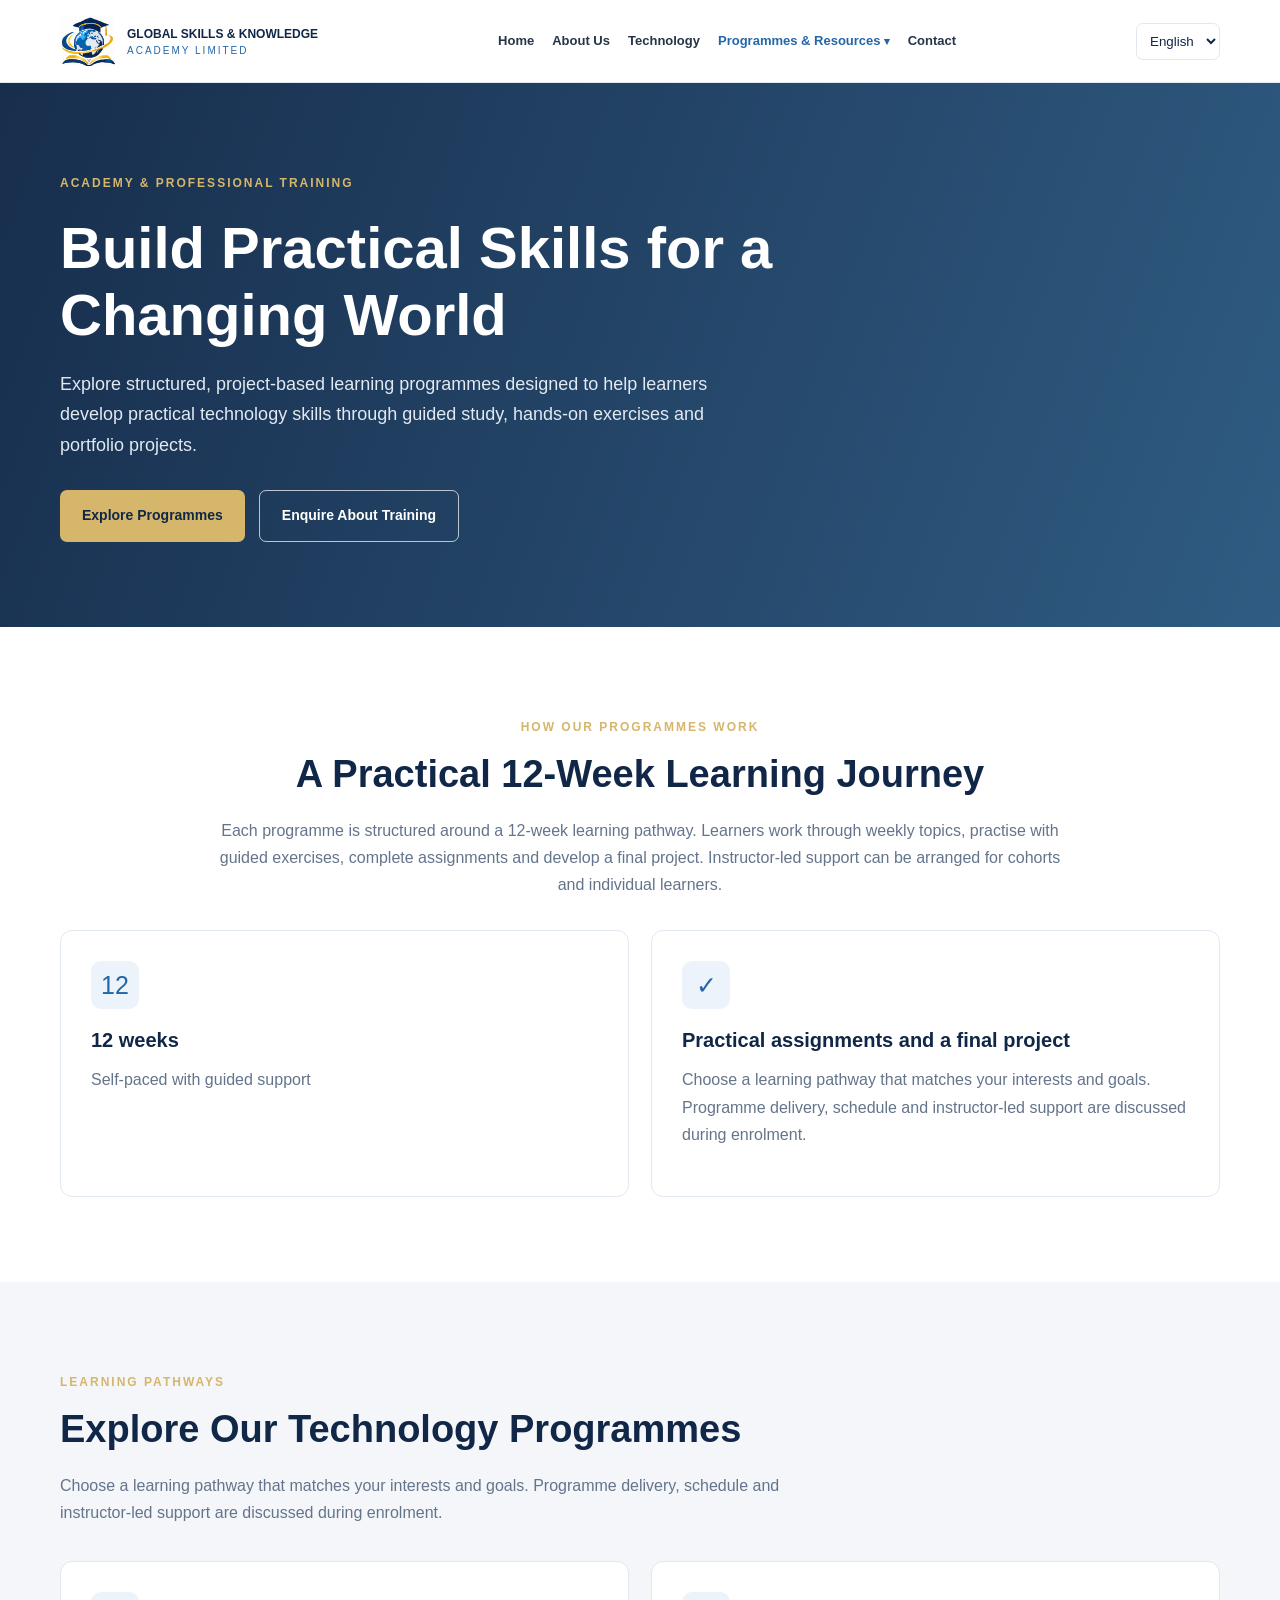
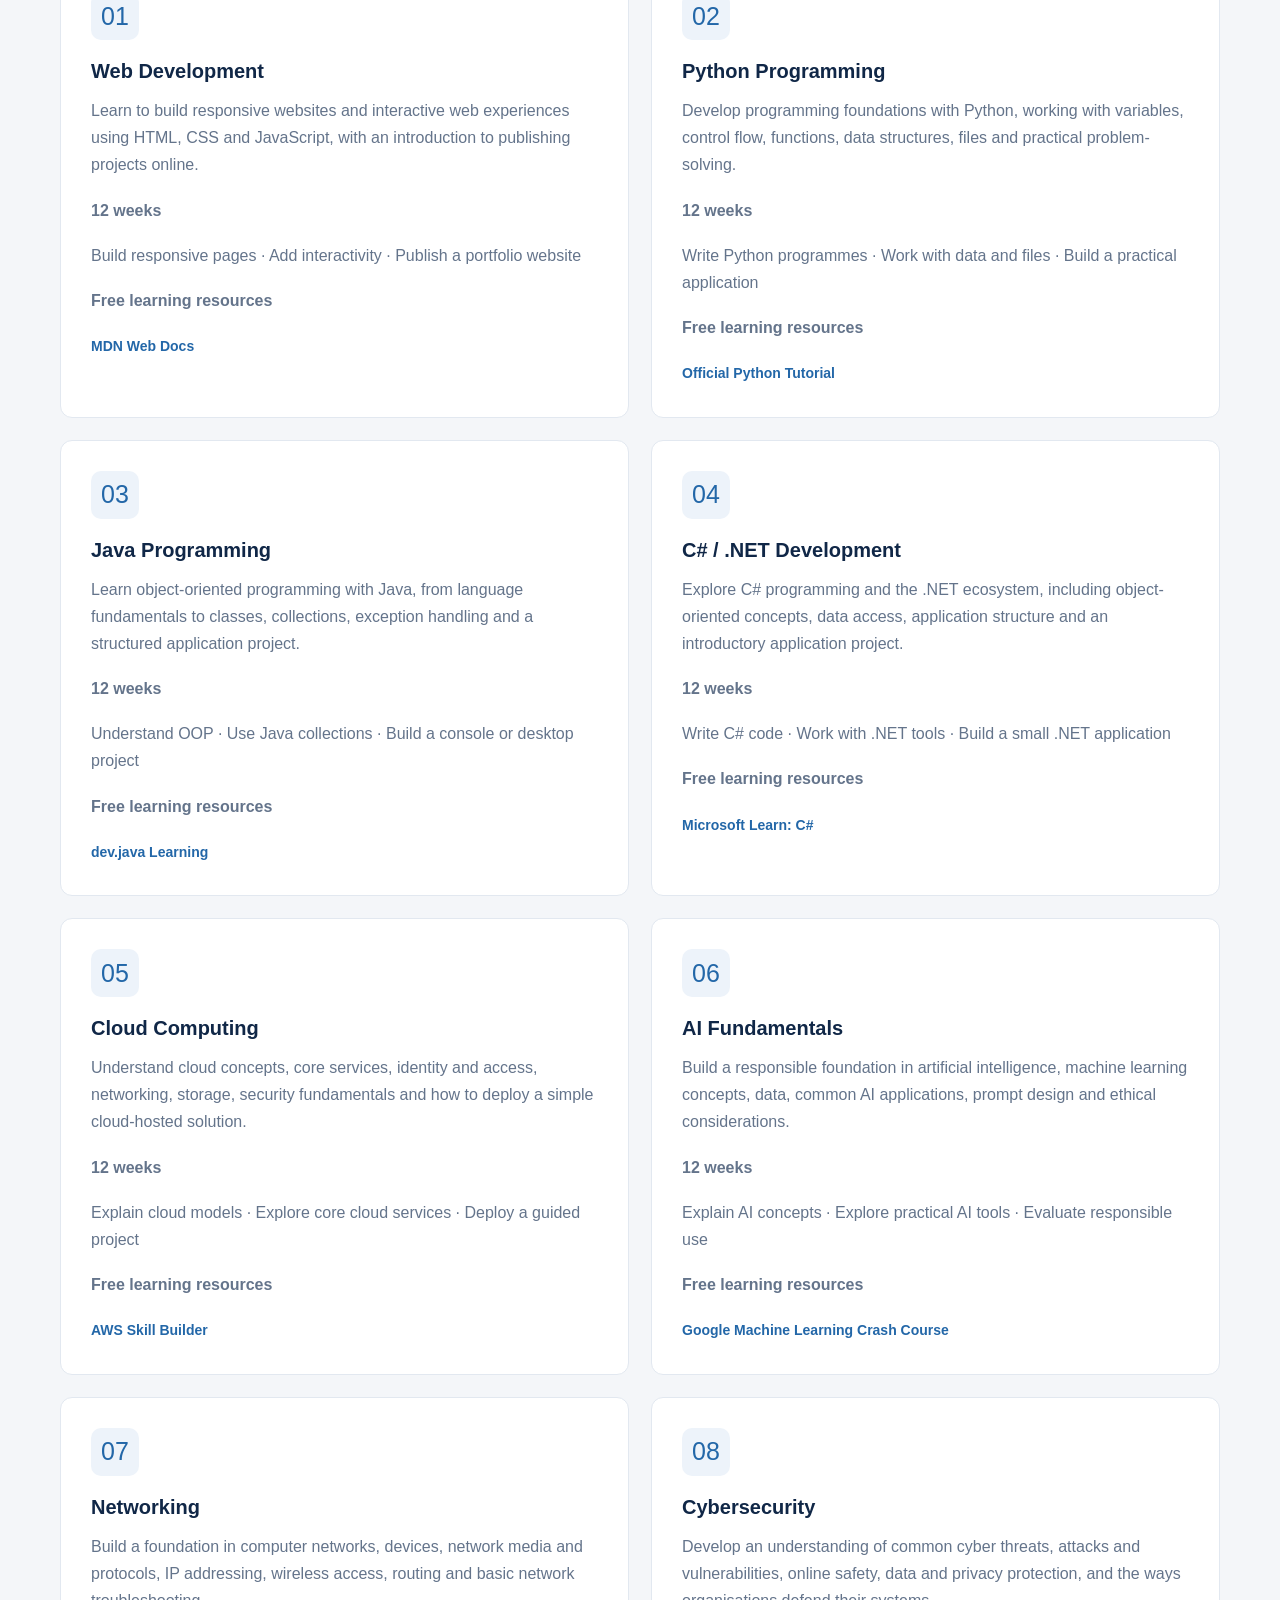
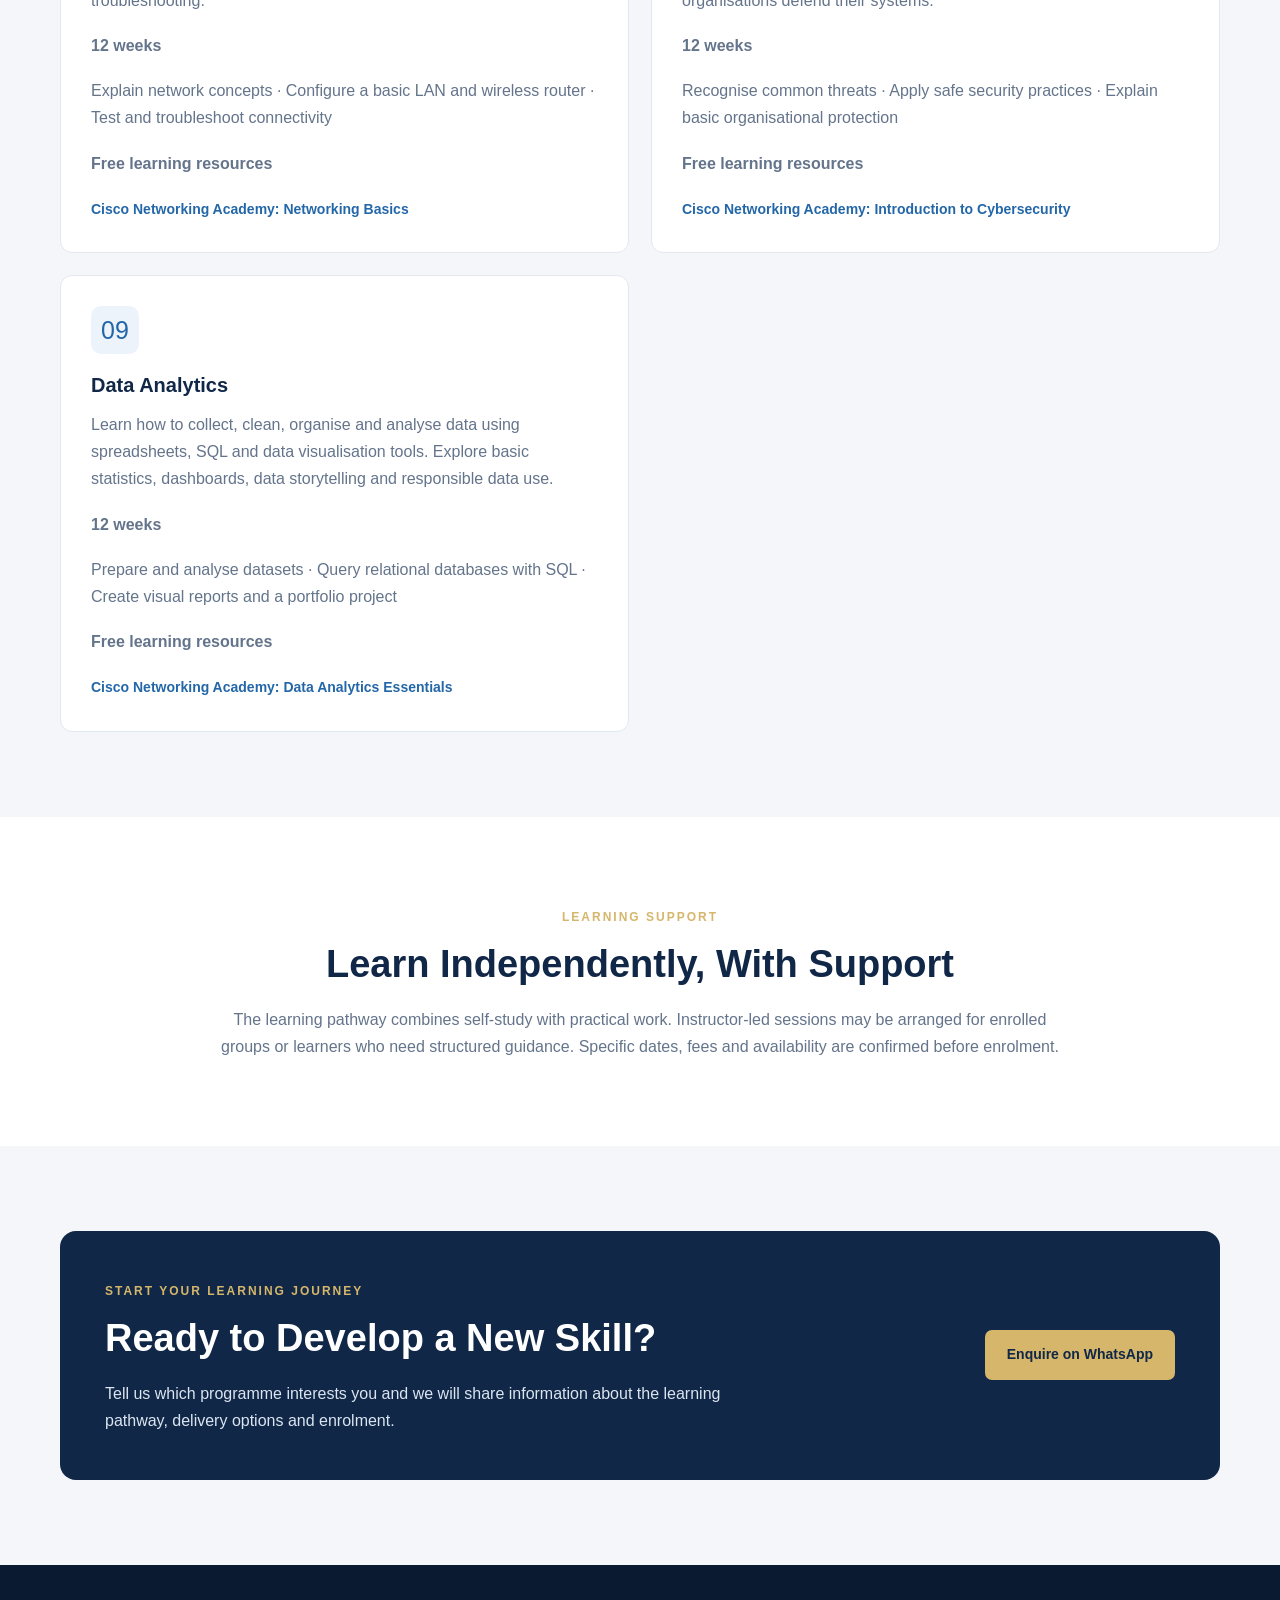
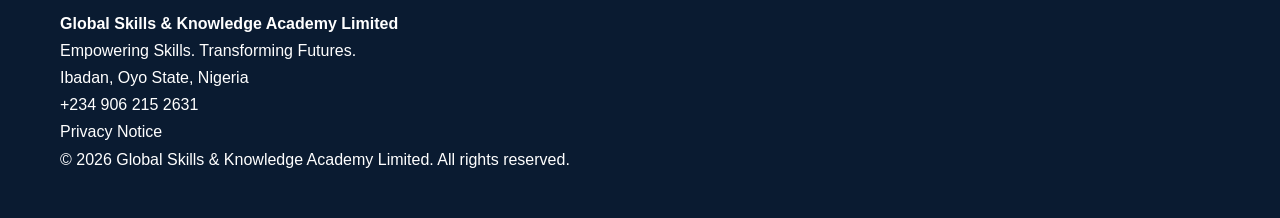
<file: training.html>
<!DOCTYPE html>
<html lang="en" dir="ltr">
<head>
    <meta charset="UTF-8">
    <meta name="viewport" content="width=device-width, initial-scale=1.0">
    <title>Training Academy | Global Skills & Knowledge Academy Limited</title>
    <meta name="description" content="Explore practical 12-week technology learning programmes in web development, programming, networking, cybersecurity, data analytics, cloud computing and AI fundamentals.">
    <meta name="theme-color" content="#102747">
    <link rel="icon" href="assets/images/logo.svg" type="image/svg+xml">
    <link rel="stylesheet" href="assets/css/styles.css">
    <script src="assets/js/translations.js" defer></script>
    <script src="assets/js/app.js" defer></script>
</head>
<body>

<header class="site-header">
    <div class="container header-inner">
        <a href="index.html" class="brand" aria-label="Global Skills & Knowledge Academy home">
            <img src="assets/images/logo.svg" alt="Global Skills & Knowledge Academy logo" class="brand-logo">
            <span class="brand-name">
                <strong>GLOBAL SKILLS & KNOWLEDGE</strong>
                <small>ACADEMY LIMITED</small>
            </span>
        </a>

        <button class="menu-toggle" id="menuToggle" aria-label="Toggle navigation"
                aria-expanded="false" aria-controls="mainNav">☰</button>

        <nav class="main-nav" id="mainNav">
    <a href="index.html" data-i18n="navHome">Home</a>
    <a href="about.html" data-i18n="navAbout">About Us</a>
    <a href="technology.html" data-i18n="navTechnology">Technology</a>

    <details class="nav-dropdown">
        <summary class="active" data-i18n="navResources">Programmes &amp; Resources</summary>
        <div class="nav-dropdown-menu">
            <a href="training.html" class="active" aria-current="page" data-i18n="navTraining">Training</a>
            <a href="education.html" data-i18n="navEducation">Education Solutions</a>
            <a href="research.html" data-i18n="navResearch">Research &amp; Innovation</a>
            <a href="knowledge.html" data-i18n="navKnowledge">Knowledge Hub</a>
        </div>
    </details>

    <a href="contact.html" data-i18n="navContact">Contact</a>
</nav>

        <div class="header-actions">
            <label class="language-label" for="languageSelect">
                <span class="visually-hidden">Select language</span>
                <select id="languageSelect" aria-label="Select language">
                    <option value="en">English</option>
                    <option value="ar">&#x627;&#x644;&#x639;&#x631;&#x628;&#x64A;&#x629;</option>
                    <option value="yo">Yor&#xF9;b&#xE1;</option>
                </select>
            </label>
        </div>
    </div>
</header>

<main>
    <section class="hero">
        <div class="container hero-content">
            <span class="eyebrow" data-i18n="trainingPageEyebrow">ACADEMY & PROFESSIONAL TRAINING</span>
            <h1 data-i18n="trainingPageTitle">Build Practical Skills for a Changing World</h1>
            <p data-i18n="trainingPageIntro">Explore structured, project-based learning programmes designed to help learners develop practical technology skills through guided study, hands-on exercises and portfolio projects.</p>
            <div class="hero-actions">
                <a href="#trainingProgrammes" class="btn btn-primary" data-i18n="trainingPageExplore">Explore Programmes</a>
                <a href="#trainingEnquiry" class="btn btn-outline" data-i18n="trainingPageEnquire">Enquire About Training</a>
            </div>
        </div>
    </section>

    <section class="section">
        <div class="container narrow-content">
            <span class="section-label" data-i18n="trainingFormatEyebrow">HOW OUR PROGRAMMES WORK</span>
            <h2 data-i18n="trainingFormatTitle">A Practical 12-Week Learning Journey</h2>
            <p data-i18n="trainingFormatText">Each programme is structured around a 12-week learning pathway. Learners work through weekly topics, practise with guided exercises, complete assignments and develop a final project. Instructor-led support can be arranged for cohorts and individual learners.</p>
        </div>
        <div class="container" style="margin-top:32px">
            <div class="service-grid">
                <article class="service-card">
                    <div class="service-icon" aria-hidden="true">12</div>
                    <h3 data-i18n="trainingDuration">12 weeks</h3>
                    <p data-i18n="trainingMode">Self-paced with guided support</p>
                </article>
                <article class="service-card">
                    <div class="service-icon" aria-hidden="true">✓</div>
                    <h3 data-i18n="trainingProjects">Practical assignments and a final project</h3>
                    <p data-i18n="trainingProgrammesIntro">Choose a learning pathway that matches your interests and goals.</p>
                </article>
            </div>
        </div>
    </section>

    <section class="section section-light" id="trainingProgrammes">
        <div class="container">
            <div class="section-heading">
                <span class="section-label" data-i18n="trainingProgrammesEyebrow">LEARNING PATHWAYS</span>
                <h2 data-i18n="trainingProgrammesTitle">Explore Our Technology Programmes</h2>
                <p data-i18n="trainingProgrammesIntro">Choose a learning pathway that matches your interests and goals. Programme delivery, schedule and instructor-led support are discussed during enrolment.</p>
            </div>

            <div class="service-grid">
                <article class="service-card">
                    <div class="service-icon" aria-hidden="true">01</div>
                    <h3 data-i18n="trainingWebTitle">Web Development</h3>
                    <p data-i18n="trainingWebText">Learn to build responsive websites and interactive web experiences using HTML, CSS and JavaScript.</p>
                    <p><strong data-i18n="trainingDuration">12 weeks</strong></p>
                    <p data-i18n="trainingWebOutcomes">Build responsive pages · Add interactivity · Publish a portfolio website</p>
                    <p><strong data-i18n="trainingResources">Free learning resources</strong></p>
                    <a href="https://developer.mozilla.org/en-US/docs/Learn" target="_blank" rel="noopener noreferrer" data-i18n="trainingResourceWeb">MDN Web Docs</a>
                </article>

                <article class="service-card">
                    <div class="service-icon" aria-hidden="true">02</div>
                    <h3 data-i18n="trainingPythonTitle">Python Programming</h3>
                    <p data-i18n="trainingPythonText">Develop programming foundations with Python, working with variables, control flow, functions, data structures and files.</p>
                    <p><strong data-i18n="trainingDuration">12 weeks</strong></p>
                    <p data-i18n="trainingPythonOutcomes">Write Python programmes · Work with data and files · Build a practical application</p>
                    <p><strong data-i18n="trainingResources">Free learning resources</strong></p>
                    <a href="https://docs.python.org/3/tutorial/" target="_blank" rel="noopener noreferrer" data-i18n="trainingResourcePython">Official Python Tutorial</a>
                </article>

                <article class="service-card">
                    <div class="service-icon" aria-hidden="true">03</div>
                    <h3 data-i18n="trainingJavaTitle">Java Programming</h3>
                    <p data-i18n="trainingJavaText">Learn object-oriented programming with Java, from language fundamentals to classes, collections and exception handling.</p>
                    <p><strong data-i18n="trainingDuration">12 weeks</strong></p>
                    <p data-i18n="trainingJavaOutcomes">Understand OOP · Use Java collections · Build a console or desktop project</p>
                    <p><strong data-i18n="trainingResources">Free learning resources</strong></p>
                    <a href="https://dev.java/learn/" target="_blank" rel="noopener noreferrer" data-i18n="trainingResourceJava">dev.java Learning</a>
                </article>

                <article class="service-card">
                    <div class="service-icon" aria-hidden="true">04</div>
                    <h3 data-i18n="trainingDotnetTitle">C# / .NET Development</h3>
                    <p data-i18n="trainingDotnetText">Explore C# programming and the .NET ecosystem, including object-oriented concepts, data access and application structure.</p>
                    <p><strong data-i18n="trainingDuration">12 weeks</strong></p>
                    <p data-i18n="trainingDotnetOutcomes">Write C# code · Work with .NET tools · Build a small .NET application</p>
                    <p><strong data-i18n="trainingResources">Free learning resources</strong></p>
                    <a href="https://learn.microsoft.com/en-us/dotnet/csharp/" target="_blank" rel="noopener noreferrer" data-i18n="trainingResourceDotnet">Microsoft Learn: C#</a>
                </article>

                <article class="service-card">
                    <div class="service-icon" aria-hidden="true">05</div>
                    <h3 data-i18n="trainingCloudTitle">Cloud Computing</h3>
                    <p data-i18n="trainingCloudText">Understand cloud concepts, core services, identity and access, networking, storage, security fundamentals and deployment.</p>
                    <p><strong data-i18n="trainingDuration">12 weeks</strong></p>
                    <p data-i18n="trainingCloudOutcomes">Explain cloud models · Explore core cloud services · Deploy a guided project</p>
                    <p><strong data-i18n="trainingResources">Free learning resources</strong></p>
                    <a href="https://skillbuilder.aws/" target="_blank" rel="noopener noreferrer" data-i18n="trainingResourceCloud">AWS Skill Builder</a>
                </article>

                <article class="service-card">
                    <div class="service-icon" aria-hidden="true">06</div>
                    <h3 data-i18n="trainingAITitle">AI Fundamentals</h3>
                    <p data-i18n="trainingAIText">Build a responsible foundation in artificial intelligence, machine learning concepts, data, common AI applications and ethics.</p>
                    <p><strong data-i18n="trainingDuration">12 weeks</strong></p>
                    <p data-i18n="trainingAIOutcomes">Explain AI concepts · Explore practical AI tools · Evaluate responsible use</p>
                    <p><strong data-i18n="trainingResources">Free learning resources</strong></p>
                    <a href="https://developers.google.com/machine-learning/crash-course" target="_blank" rel="noopener noreferrer" data-i18n="trainingResourceAI">Google Machine Learning Crash Course</a>
                </article>

                <article class="service-card">
                    <div class="service-icon" aria-hidden="true">07</div>
                    <h3 data-i18n="trainingNetworkingTitle">Networking</h3>
                    <p data-i18n="trainingNetworkingText">Build a foundation in computer networks, devices, network media and protocols, IP addressing, wireless access, routing and basic network troubleshooting.</p>
                    <p><strong data-i18n="trainingDuration">12 weeks</strong></p>
                    <p data-i18n="trainingNetworkingOutcomes">Explain network concepts · Configure a basic LAN and wireless router · Test and troubleshoot connectivity</p>
                    <p><strong data-i18n="trainingResources">Free learning resources</strong></p>
                    <a href="https://www.netacad.com/courses/networking-basics/how-routers-work?courseLang=en-US" target="_blank" rel="noopener noreferrer" data-i18n="trainingResourceNetworking">Cisco Networking Academy: Networking Basics</a>
                </article>

                <article class="service-card">
                    <div class="service-icon" aria-hidden="true">08</div>
                    <h3 data-i18n="trainingCyberTitle">Cybersecurity</h3>
                    <p data-i18n="trainingCyberText">Develop an understanding of common cyber threats, attacks and vulnerabilities, online safety, data and privacy protection, and the ways organisations defend their systems.</p>
                    <p><strong data-i18n="trainingDuration">12 weeks</strong></p>
                    <p data-i18n="trainingCyberOutcomes">Recognise common threats · Apply safe security practices · Explain basic organisational protection</p>
                    <p><strong data-i18n="trainingResources">Free learning resources</strong></p>
                    <a href="https://www.netacad.com/courses/introduction-to-cybersecurity" target="_blank" rel="noopener noreferrer" data-i18n="trainingResourceCyber">Cisco Networking Academy: Introduction to Cybersecurity</a>
                </article>

                <article class="service-card">
                    <div class="service-icon" aria-hidden="true">09</div>
                    <h3 data-i18n="trainingDataTitle">Data Analytics</h3>
                    <p data-i18n="trainingDataText">Learn how to collect, clean, organise and analyse data using spreadsheets, SQL and data visualisation tools. Explore basic statistics, dashboards, data storytelling and responsible data use.</p>
                    <p><strong data-i18n="trainingDuration">12 weeks</strong></p>
                    <p data-i18n="trainingDataOutcomes">Prepare and analyse datasets · Query relational databases with SQL · Create visual reports and a portfolio project</p>
                    <p><strong data-i18n="trainingResources">Free learning resources</strong></p>
                    <a href="https://www.netacad.com/courses/data-analytics-essentials" target="_blank" rel="noopener noreferrer" data-i18n="trainingResourceData">Cisco Networking Academy: Data Analytics Essentials</a>
                </article>
            </div>
        </div>
    </section>

    <section class="section">
        <div class="container narrow-content">
            <span class="section-label" data-i18n="trainingDeliveryEyebrow">LEARNING SUPPORT</span>
            <h2 data-i18n="trainingDeliveryTitle">Learn Independently, With Support</h2>
            <p data-i18n="trainingDeliveryText">The learning pathway combines self-study with practical work. Instructor-led sessions may be arranged for enrolled groups or learners who need structured guidance. Specific dates, fees and availability are confirmed before enrolment.</p>
        </div>
    </section>

    <section class="section section-light" id="trainingEnquiry">
        <div class="container">
            <div class="contact-panel">
                <div>
                    <span class="section-label" data-i18n="trainingCtaEyebrow">START YOUR LEARNING JOURNEY</span>
                    <h2 data-i18n="trainingCtaTitle">Ready to Develop a New Skill?</h2>
                    <p data-i18n="trainingCtaText">Tell us which programme interests you and we will share information about the learning pathway, delivery options and enrolment.</p>
                </div>
                <a class="btn btn-primary"
                   href="https://wa.me/2349062152631?text=Hello%20Global%20Skills%20%26%20Knowledge%20Academy%2C%20I%20would%20like%20to%20enquire%20about%20your%20training%20programmes."
                   target="_blank" rel="noopener noreferrer"
                   data-i18n="trainingCtaButton">Enquire on WhatsApp</a>
            </div>
        </div>
    </section>
</main>


<!-- FOOTER -->
<footer class="site-footer">

    <div class="container footer-inner">

        <div>
            <strong>Global Skills & Knowledge Academy Limited</strong>

            <p data-i18n="footerTagline">
                Empowering Skills. Transforming Futures.
            </p>
        </div>

        <div>
            <p data-i18n="footerLocation">
                Ibadan, Oyo State, Nigeria
            </p>

            <p>+234 906 215 2631</p>
        </div>

        <div class="footer-links">
            <a href="privacy.html" data-i18n="privacyNotice">
                Privacy Notice
            </a>
        </div>

        <p>
            © <span id="currentYear"></span>
            Global Skills & Knowledge Academy Limited.
            <span data-i18n="rights">All rights reserved.</span>
        </p>

    </div>

</footer>

</body>
</html>
</file>
<file: assets/css/styles.css>
:root {
    --navy: #102747;
    --blue: #2367a8;
    --gold: #d5b66b;
    --light: #f4f6f9;
    --white: #ffffff;
    --text: #283548;
    --muted: #64748b;
    --border: #e2e8f0;
    --radius: 12px;
    --container: 1160px;
}

* {
    box-sizing: border-box;
    margin: 0;
    padding: 0;
}

html {
    scroll-behavior: smooth;
    scroll-padding-top: 90px;
}

body {
    font-family: Arial, Helvetica, sans-serif;
    color: var(--text);
    line-height: 1.7;
    background: var(--white);
}

a {
    color: inherit;
    text-decoration: none;
}

.container {
    width: min(92%, var(--container));
    margin-inline: auto;
}

.narrow-content {
    max-width: 850px;
    text-align: center;
}

.site-header {
    background: var(--white);
    border-bottom: 1px solid var(--border);
    position: sticky;
    top: 0;
    z-index: 100;
}

.header-inner {
    min-height: 82px;
    display: flex;
    align-items: center;
    justify-content: space-between;
    gap: 20px;
}

.brand {
    display: flex;
    align-items: center;
    gap: 12px;
    flex-shrink: 0;
}

.brand-logo {
    width: 55px;
    height: 55px;
    object-fit: contain;
}

.brand-name {
    display: flex;
    flex-direction: column;
    color: var(--navy);
    font-size: 12px;
    line-height: 1.5;
}

.brand-name small {
    color: var(--blue);
    letter-spacing: 2px;
}

.main-nav {
    display: flex;
    align-items: center;
    gap: 18px;
    font-size: 13px;
    font-weight: 600;
}

.main-nav a:hover,
.service-card a:hover {
    color: var(--blue);
}

.header-actions {
    display: flex;
    align-items: center;
    gap: 12px;
}

.language-label select {
    padding: 9px;
    border: 1px solid var(--border);
    border-radius: 7px;
    background: var(--white);
    color: var(--navy);
}

.menu-toggle {
    display: none;
    border: 0;
    background: transparent;
    font-size: 26px;
    color: var(--navy);
    cursor: pointer;
}

/* Hamburger menu icon */

.menu-toggle span {
    display: block;
    width: 25px;
    height: 3px;
    margin: 5px 0;
    background: var(--navy);
    border-radius: 3px;
}

.hero {
    background:
        linear-gradient(110deg, rgba(16,39,71,.97),
        rgba(25,74,117,.90));
    color: var(--white);
    min-height: 490px;
    display: flex;
    align-items: center;
}

.hero-content {
    padding-block: 85px;
    max-width: var(--container);
}

.eyebrow,
.section-label {
    color: var(--gold);
    font-size: 12px;
    font-weight: 700;
    letter-spacing: 2px;
}

.hero h1 {
    max-width: 760px;
    font-size: clamp(36px, 5vw, 58px);
    line-height: 1.15;
    margin-block: 20px;
}

.hero p {
    max-width: 650px;
    color: #e1e9f3;
    font-size: 18px;
}

.hero-actions {
    display: flex;
    gap: 14px;
    flex-wrap: wrap;
    margin-top: 30px;
}

.btn {
    display: inline-flex;
    justify-content: center;
    align-items: center;
    padding: 13px 22px;
    border-radius: 7px;
    font-weight: 700;
    font-size: 14px;
    transition: .2s ease;
}

.btn-primary {
    background: var(--gold);
    color: var(--navy);
}

.btn-primary:hover {
    background: #e6cc8c;
    transform: translateY(-2px);
}

.btn-outline {
    color: var(--white);
    border: 1px solid rgba(255,255,255,.7);
}

.btn-outline:hover {
    background: rgba(255,255,255,.1);
}

.section {
    padding-block: 85px;
}

.section-light {
    background: var(--light);
}

.section h2 {
    color: var(--navy);
    font-size: clamp(28px, 4vw, 38px);
    line-height: 1.25;
    margin-block: 12px 18px;
}

.section-heading {
    max-width: 720px;
    margin-bottom: 35px;
}

.section-heading p,
.narrow-content p {
    color: var(--muted);
}

.service-grid {
    display: grid;
    grid-template-columns: repeat(2, minmax(0, 1fr));
    gap: 22px;
}

.service-card {
    background: var(--white);
    border: 1px solid var(--border);
    border-radius: var(--radius);
    padding: 30px;
    transition: .2s ease;
}

.service-card:hover {
    transform: translateY(-4px);
    box-shadow: 0 12px 30px rgba(16,39,71,.08);
}

.service-icon {
    width: 48px;
    height: 48px;
    display: grid;
    place-items: center;
    border-radius: 10px;
    background: #edf3fa;
    color: var(--blue);
    font-size: 25px;
    margin-bottom: 18px;
}

.service-card h3 {
    color: var(--navy);
    font-size: 20px;
    line-height: 1.35;
    margin-bottom: 12px;
}

.service-card p {
    color: var(--muted);
    margin-bottom: 18px;
}

.service-card a {
    color: var(--blue);
    font-size: 14px;
    font-weight: 700;
}

.contact-panel {
    background: var(--navy);
    color: var(--white);
    border-radius: 16px;
    padding: 45px;
    display: flex;
    align-items: center;
    justify-content: space-between;
    gap: 30px;
}

.contact-panel h2 {
    color: var(--white);
}

.contact-panel p {
    max-width: 650px;
    color: #dbe5f0;
}

.site-footer {
    background: #0a1b31;
    color: var(--white);
    padding-block: 45px;
}

.footer-content {
    display: grid;
    gap: 18px;
}

.footer-content strong {
    color: var(--gold);
}

.footer-content p {
    color: #d1d9e3;
    font-size: 14px;
}

.copyright {
    border-top: 1px solid #304157;
    padding-top: 18px;
    margin-top: 10px;
}

.visually-hidden {
    position: absolute;
    width: 1px;
    height: 1px;
    padding: 0;
    margin: -1px;
    overflow: hidden;
    clip: rect(0,0,0,0);
    white-space: nowrap;
    border: 0;
}

/* Arabic right-to-left layout */

html[dir="rtl"] body {
    text-align: right;
}

html[dir="rtl"] .brand {
    flex-direction: row;
}

html[dir="rtl"] .hero-content,
html[dir="rtl"] .section-heading {
    text-align: right;
}

html[dir="rtl"] .hero-actions {
    flex-direction: row;
}

html[dir="rtl"] .service-card {
    text-align: right;
}

/* Tablet and mobile */

@media (max-width: 1050px) {
    .main-nav {
        gap: 10px;
        font-size: 12px;
    }

    .brand-name {
        font-size: 10px;
    }
}

@media (max-width: 850px) {
    .header-inner {
        flex-wrap: wrap;
        padding-block: 12px;
    }

    .menu-toggle {
        display: block;
    }

    .main-nav {
        display: none;
        flex-direction: column;
        align-items: stretch;
        width: 100%;
        padding-block: 15px;
        border-top: 1px solid var(--border);
    }

    .main-nav.open {
        display: flex;
    }

    .main-nav a {
        padding: 7px 0;
    }

    .service-grid {
        grid-template-columns: 1fr;
    }

    .contact-panel {
        align-items: flex-start;
        flex-direction: column;
        padding: 30px;
    }
}

@media (max-width: 480px) {
    .brand-logo {
        width: 43px;
        height: 43px;
    }

    .brand-name {
        font-size: 9px;
    }

    .hero {
        min-height: 430px;
    }

    .hero-content {
        padding-block: 65px;
    }

    .hero p {
        font-size: 16px;
    }

    .section {
        padding-block: 60px;
    }

    .service-card {
        padding: 23px;
    }
}


/* About page additions */

.main-nav a.active {
    color: var(--blue);
    font-weight: 700;
}

.card-icon {
    display: inline-block;
    margin-bottom: 12px;
    color: var(--gold);
    font-size: 2rem;
}

.text-link {
    display: inline-block;
    margin-top: 14px;
    color: var(--blue);
    font-weight: 700;
    text-decoration: none;
}

.text-link:hover {
    text-decoration: underline;
}

.contact-banner {
    display: flex;
    align-items: center;
    justify-content: space-between;
    gap: 30px;
    padding: 40px;
    background: var(--light);
    border-radius: 14px;
}

.contact-banner h2 {
    margin-bottom: 12px;
}

@media (max-width: 700px) {
    .contact-banner {
        align-items: flex-start;
        flex-direction: column;
        padding: 25px;
    }
}


/* Privacy Notice page */
.privacy-content {
    max-width: 900px;
    margin: 0 auto;
    line-height: 1.8;
}

.privacy-content h2 {
    color: var(--navy);
    margin-top: 2rem;
    margin-bottom: 0.75rem;
}

.privacy-content p,
.privacy-content li {
    color: var(--text, #444);
}

.privacy-content ul {
    padding-inline-start: 1.5rem;
    margin-bottom: 1.5rem;
}

.privacy-updated {
    margin-top: 1rem;
    font-size: 0.95rem;
    opacity: 0.9;
}

[dir="rtl"] .privacy-content {
    text-align: right;
}

/* Programmes and Resources navigation dropdown */

.nav-dropdown {
    position: relative;
}

.nav-dropdown > summary {
    list-style: none;
    cursor: pointer;
    color: var(--navy);
    font-size: inherit;
    font-weight: 600;
    white-space: nowrap;
}

.nav-dropdown > summary::-webkit-details-marker {
    display: none;
}

.nav-dropdown > summary::after {
    content: " ▾";
    font-size: 11px;
}

.nav-dropdown > summary:hover {
    color: var(--blue);
}

.nav-dropdown[open] > summary {
    color: var(--blue);
}

.nav-dropdown-menu {
    position: absolute;
    top: calc(100% + 12px);
    left: 0;
    min-width: 225px;
    display: flex;
    flex-direction: column;
    gap: 0;
    padding: 8px;
    background: var(--white);
    border: 1px solid var(--border);
    border-radius: 8px;
    box-shadow: 0 8px 24px rgba(16, 39, 71, 0.12);
    z-index: 200;
}

.nav-dropdown-menu a {
    display: block;
    padding: 10px 12px;
    border-radius: 5px;
    white-space: nowrap;
}

.nav-dropdown-menu a:hover {
    background: var(--light-grey);
    color: var(--blue);
}

/* Right-to-left navigation */

html[dir="rtl"] .nav-dropdown-menu {
    left: auto;
    right: 0;
}

/* Mobile dropdown */

@media (max-width: 850px) {
    .nav-dropdown {
        width: 100%;
    }

    .nav-dropdown > summary {
        display: block;
        padding: 7px 0;
    }

    .nav-dropdown-menu {
        position: static;
        min-width: 0;
        width: 100%;
        padding: 5px 10px;
        border: 0;
        border-left: 2px solid var(--border);
        border-radius: 0;
        box-shadow: none;
    }

    html[dir="rtl"] .nav-dropdown-menu {
        border-left: 0;
        border-right: 2px solid var(--border);
    }

    .nav-dropdown-menu a {
        padding: 8px 12px;
        white-space: normal;
    }
}

.main-nav .nav-dropdown > summary.active {
    color: var(--blue);
    font-weight: 700;
}
</file>
